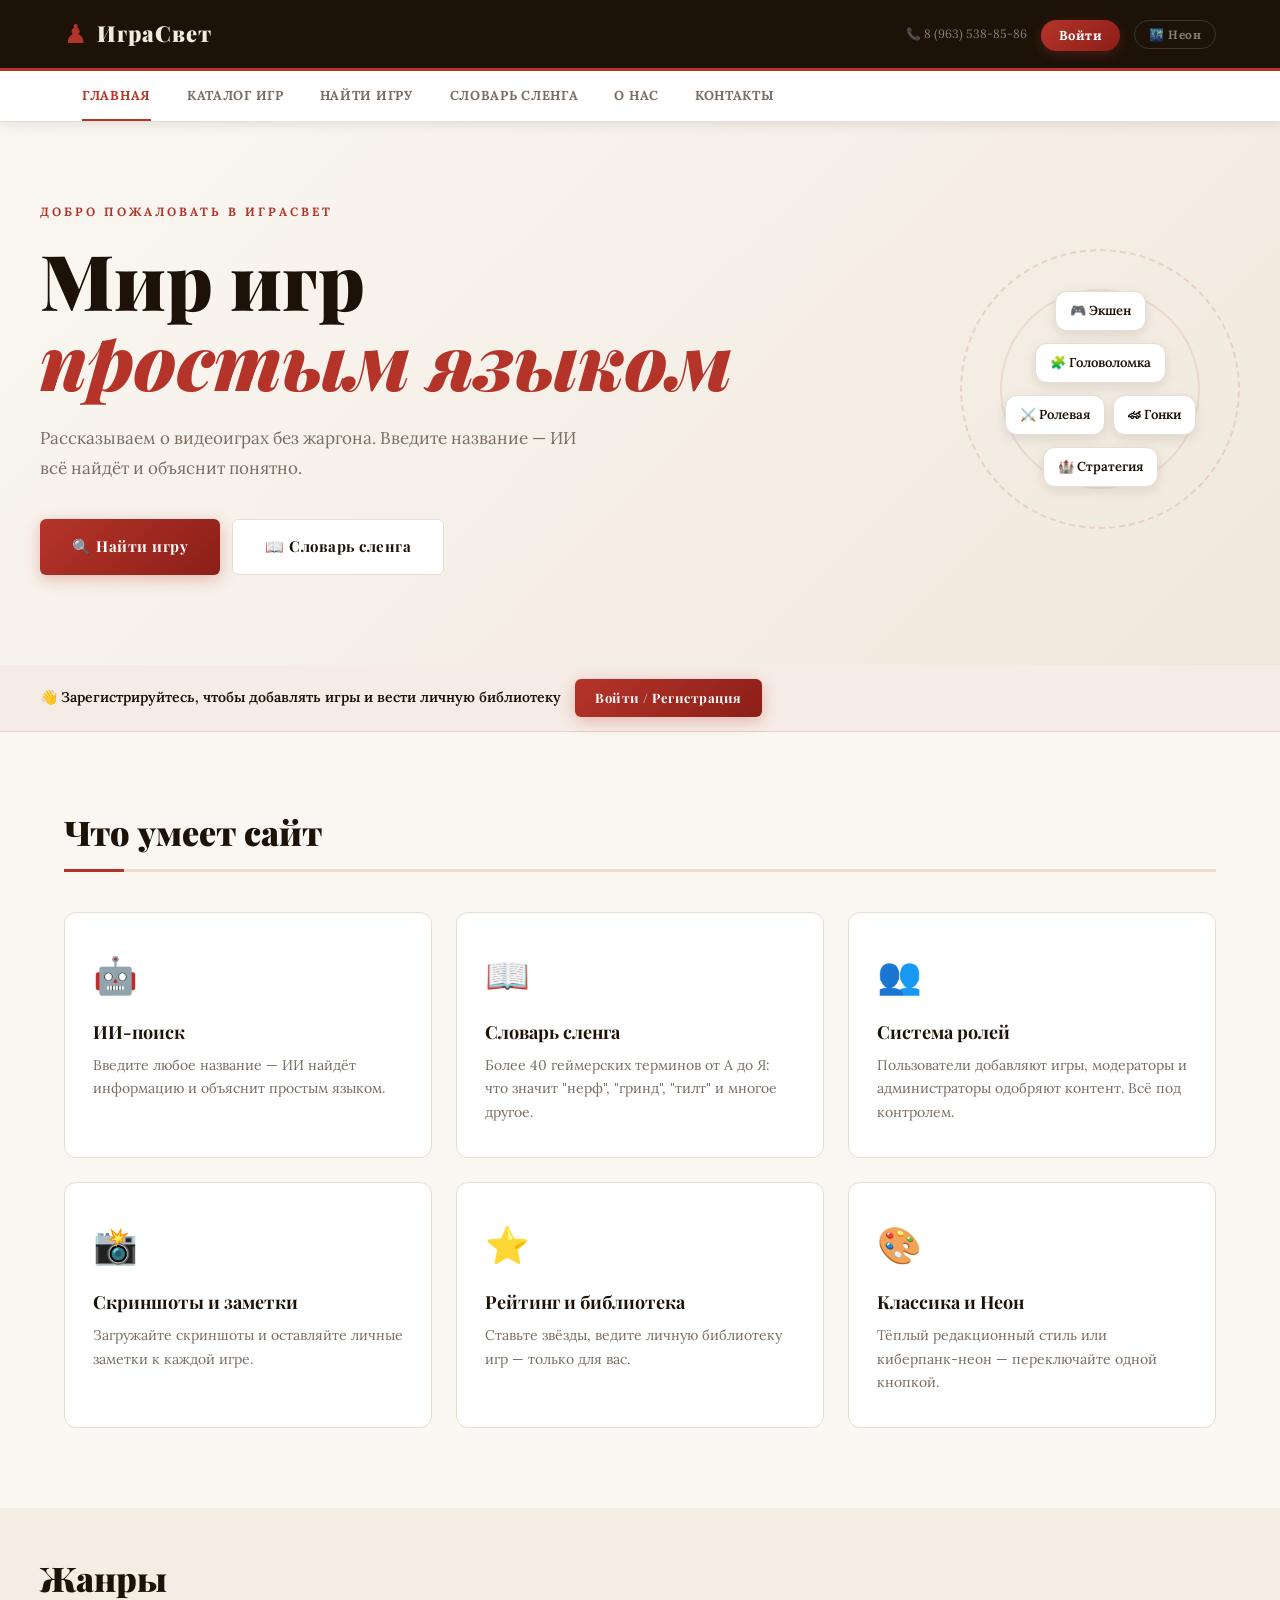
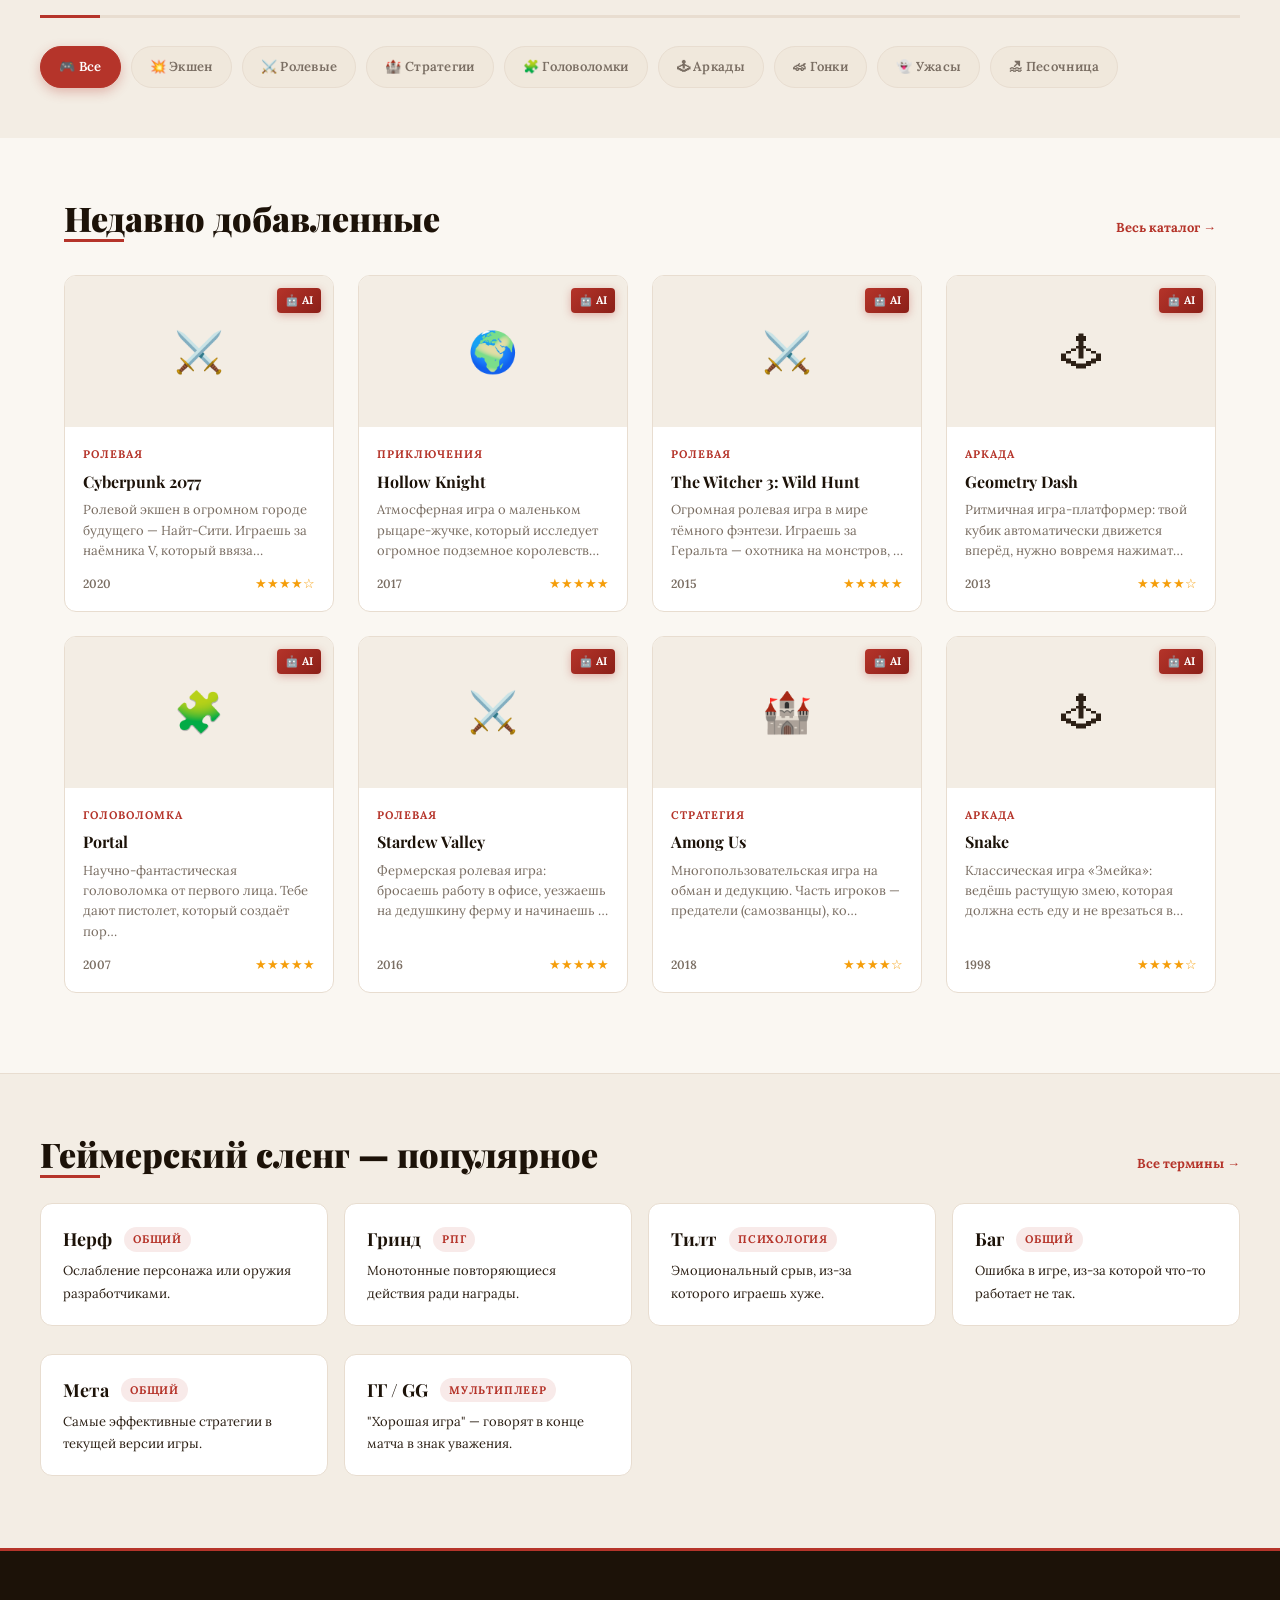
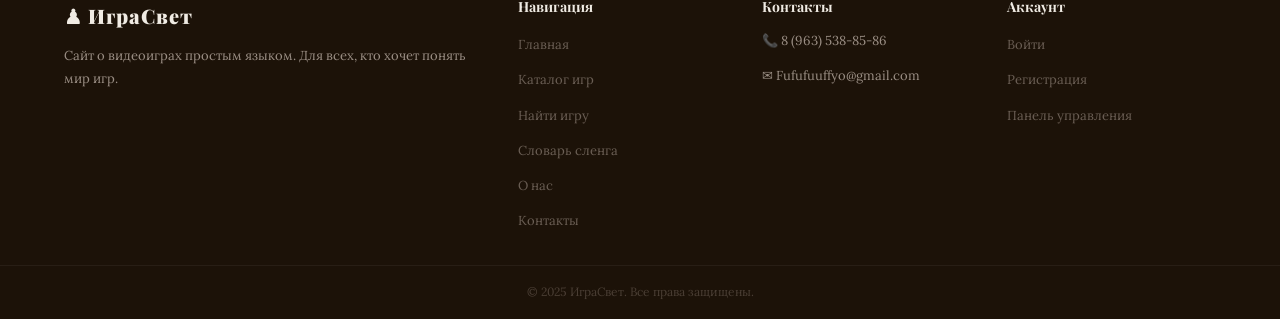
<file: index.html>
<!DOCTYPE html>
<html lang="ru">
<head>
<meta charset="UTF-8"/>
<meta name="viewport" content="width=device-width,initial-scale=1.0"/>
<title>ИграСвет — Игры простым языком</title>
<link rel="stylesheet" href="style.css"/>
<script>(function(){ document.documentElement.setAttribute('data-theme', localStorage.getItem('igrasvet_theme')||'classic'); })();</script>
</head>
<body>

<header class="site-header">
  <div class="header-inner">
    <a href="index.html" class="logo">
      <span class="logo-icon">♟</span>
      <span class="logo-text">ИграСвет</span>
    </a>
    <div class="header-right">
      <div class="header-contacts">
        <span>📞 8 (963) 538-85-86</span>
        
      </div>
      <div id="auth-nav-slot" style="position:relative;"></div>
      <button id="theme-btn" class="theme-btn" onclick="toggleTheme()">🌃 Неон</button>
    </div>
  </div>
</header>

<div id="nav-wrapper">
  <nav class="main-nav">
    <div class="nav-inner">
      <button class="nav-hamburger" onclick="toggleMobileNav()">☰</button>
    </div>
    <ul>
      <li><a href="index.html" class="active">Главная</a></li>
      <li><a href="games.html">Каталог игр</a></li>
      <li><a href="search.html">Найти игру</a></li>
      <li><a href="slang.html">Словарь сленга</a></li>
      <li><a href="about.html">О нас</a></li>
      <li><a href="contacts.html">Контакты</a></li>
    </ul>
  </nav>
</div>

<main>
  <!-- HERO -->
  <section class="hero">
    <div class="hero-inner">
      <div class="hero-content">
        <p class="hero-label">Добро пожаловать в ИграСвет</p>
        <h1>Мир игр<br/><em>простым языком</em></h1>
        <p class="hero-sub">Рассказываем о видеоиграх без жаргона. Введите название — ИИ всё найдёт и объяснит понятно.</p>
        <div style="display:flex;gap:12px;flex-wrap:wrap;">
          <a href="search.html" class="btn-main">🔍 Найти игру</a>
          <a href="slang.html" class="btn-main" style="background:var(--surface);color:var(--dark);border:1px solid var(--border);box-shadow:none;">📖 Словарь сленга</a>
        </div>
      </div>
      <div class="hero-deco">
        <div class="deco-circle c1"></div>
        <div class="deco-circle c2"></div>
        <div class="floating-cards">
          <div class="fcard">🎮 Экшен</div>
          <div class="fcard">🧩 Головоломка</div>
          <div class="fcard">⚔️ Ролевая</div>
          <div class="fcard">🏎 Гонки</div>
          <div class="fcard">🏰 Стратегия</div>
        </div>
      </div>
    </div>
  </section>

  <!-- БАННЕР ДЛЯ ГОСТЕЙ -->
  <div id="guest-banner" style="display:none;background:rgba(var(--accent-rgb),.06);border-bottom:1px solid rgba(var(--accent-rgb),.15);padding:14px 24px;">
    <div style="max-width:var(--max-w);margin:0 auto;display:flex;align-items:center;gap:14px;flex-wrap:wrap;">
      <span style="font-size:14px;font-weight:600;color:var(--dark);">👋 Зарегистрируйтесь, чтобы добавлять игры и вести личную библиотеку</span>
      <a href="auth.html" class="btn-main" style="padding:8px 20px;font-size:13px;">Войти / Регистрация</a>
    </div>
  </div>

  <!-- ВОЗМОЖНОСТИ -->
  <section class="features">
    <h2 class="section-title reveal">Что умеет сайт</h2>
    <div class="features-grid">
      <div class="feature-card reveal" style="transition-delay:.05s">
        <span class="feature-icon">🤖</span>
        <h3>ИИ-поиск</h3>
        <p>Введите любое название — ИИ найдёт информацию и объяснит простым языком.</p>
      </div>
      <div class="feature-card reveal" style="transition-delay:.10s">
        <span class="feature-icon">📖</span>
        <h3>Словарь сленга</h3>
        <p>Более 40 геймерских терминов от А до Я: что значит "нерф", "гринд", "тилт" и многое другое.</p>
      </div>
      <div class="feature-card reveal" style="transition-delay:.15s">
        <span class="feature-icon">👥</span>
        <h3>Система ролей</h3>
        <p>Пользователи добавляют игры, модераторы и администраторы одобряют контент. Всё под контролем.</p>
      </div>
      <div class="feature-card reveal" style="transition-delay:.20s">
        <span class="feature-icon">📸</span>
        <h3>Скриншоты и заметки</h3>
        <p>Загружайте скриншоты и оставляйте личные заметки к каждой игре.</p>
      </div>
      <div class="feature-card reveal" style="transition-delay:.25s">
        <span class="feature-icon">⭐</span>
        <h3>Рейтинг и библиотека</h3>
        <p>Ставьте звёзды, ведите личную библиотеку игр — только для вас.</p>
      </div>
      <div class="feature-card reveal" style="transition-delay:.30s">
        <span class="feature-icon">🎨</span>
        <h3>Классика и Неон</h3>
        <p>Тёплый редакционный стиль или киберпанк-неон — переключайте одной кнопкой.</p>
      </div>
    </div>
  </section>

  <!-- ЖАНРЫ -->
  <section class="genres-section">
    <h2 class="section-title reveal">Жанры</h2>
    <div class="genres-grid" id="genre-filter">
      <div class="genre-pill active" data-genre="">🎮 Все</div>
      <div class="genre-pill" data-genre="экшен">💥 Экшен</div>
      <div class="genre-pill" data-genre="ролевая">⚔️ Ролевые</div>
      <div class="genre-pill" data-genre="стратегия">🏰 Стратегии</div>
      <div class="genre-pill" data-genre="головоломка">🧩 Головоломки</div>
      <div class="genre-pill" data-genre="аркада">🕹 Аркады</div>
      <div class="genre-pill" data-genre="гонки">🏎 Гонки</div>
      <div class="genre-pill" data-genre="ужасы">👻 Ужасы</div>
      <div class="genre-pill" data-genre="песочница">🏖 Песочница</div>
    </div>
  </section>

  <!-- ИГРЫ -->
  <section style="max-width:var(--max-w);margin:0 auto;padding:60px 24px 80px;">
    <div style="display:flex;align-items:baseline;justify-content:space-between;flex-wrap:wrap;gap:12px;margin-bottom:36px;">
      <h2 class="section-title reveal" style="margin-bottom:0;border:none;padding:0;">Недавно добавленные</h2>
      <a href="games.html" style="font-size:13px;font-weight:700;color:var(--accent);">Весь каталог →</a>
    </div>
    <div id="recent-grid" class="games-grid"></div>
  </section>

  <!-- СЛОВАРЬ ПРЕВЬЮ -->
  <section style="background:var(--bg2);padding:60px 24px;border-top:1px solid var(--border);">
    <div style="max-width:var(--max-w);margin:0 auto;">
      <div style="display:flex;align-items:baseline;justify-content:space-between;flex-wrap:wrap;gap:12px;margin-bottom:28px;">
        <h2 class="section-title reveal" style="margin:0;border:none;padding:0;">Геймерский сленг — популярное</h2>
        <a href="slang.html" style="font-size:13px;font-weight:700;color:var(--accent);">Все термины →</a>
      </div>
      <div id="slang-preview" style="display:grid;grid-template-columns:repeat(auto-fill,minmax(280px,1fr));gap:16px;"></div>
    </div>
  </section>
</main>

<footer class="site-footer">
  <div class="footer-inner">
    <div class="footer-col">
      <div class="footer-logo">♟ ИграСвет</div>
      <p>Сайт о видеоиграх простым языком. Для всех, кто хочет понять мир игр.</p>
    </div>
    <div class="footer-col">
      <h4>Навигация</h4>
      <ul>
        <li><a href="index.html">Главная</a></li>
        <li><a href="games.html">Каталог игр</a></li>
        <li><a href="search.html">Найти игру</a></li>
        <li><a href="slang.html">Словарь сленга</a></li>
        <li><a href="about.html">О нас</a></li>
        <li><a href="contacts.html">Контакты</a></li>
      </ul>
    </div>
    <div class="footer-col">
      <h4>Контакты</h4>
      <p>📞 8 (963) 538-85-86</p>
      <p>✉ Fufufuuffyo@gmail.com</p>
    </div>
    <div class="footer-col">
      <h4>Аккаунт</h4>
      <ul>
        <li><a href="auth.html">Войти</a></li>
        <li><a href="auth.html">Регистрация</a></li>
        <li><a href="admin.html">Панель управления</a></li>
      </ul>
    </div>
  </div>
  <div class="footer-bottom"><p>© 2025 ИграСвет. Все права защищены.</p></div>
</footer>

<script src="db.js"></script>
<script src="shared.js"></script>
<script>
  updateThemeBtn();

  // Гостевой баннер
  if (!DB.isLoggedIn()) document.getElementById('guest-banner').style.display='block';

  // Жанры
  let activeGenre = '';
  document.querySelectorAll('.genre-pill').forEach(pill => {
    pill.addEventListener('click', () => {
      document.querySelectorAll('.genre-pill').forEach(p => p.classList.remove('active'));
      pill.classList.add('active');
      activeGenre = pill.dataset.genre;
      renderGrid();
    });
  });

  function renderGrid() {
    const games = DB.query({ genre: activeGenre, sort: 'new' }).filter(g=>g.status==='approved').slice(0,8);
    const grid  = document.getElementById('recent-grid');
    if (!games.length) {
      grid.innerHTML = `<div class="empty-state" style="grid-column:1/-1">
        <span class="empty-icon">🎮</span>
        <h3>${activeGenre?'Нет игр этого жанра':'База пока пуста'}</h3>
        <p><a href="search.html">Найти первую игру</a></p>
      </div>`;
      return;
    }
    grid.innerHTML = games.map(buildCard).join('');
  }

  function buildCard(g) {
    const thumb = (g.screenshots&&g.screenshots[0])
      ? `<img class="game-card-thumb" src="${esc(g.screenshots[0].dataUrl)}" loading="lazy"/>`
      : `<div class="game-card-thumb-ph">${getGenreIcon(g.genre)}</div>`;
    const stars = '★'.repeat(Math.round(g.rating||0))+'☆'.repeat(5-Math.round(g.rating||0));
    return `<div class="game-card" onclick="location.href='search.html?q=${encodeURIComponent(g.name)}'">
      ${g.autoAdded?'<div class="card-ai-badge">🤖 AI</div>':''}
      ${thumb}
      <div class="game-card-body">
        <div class="game-card-genre">${esc(g.genre||'Игра')}</div>
        <h3>${esc(g.name)}</h3>
        <p>${esc((g.summary||'').substring(0,90)+'…')}</p>
        <div class="game-card-footer">
          <span class="card-year">${esc(g.year||'')}</span>
          <span style="color:#f59e0b;font-size:13px;">${stars}</span>
        </div>
      </div>
    </div>`;
  }

  // Превью словаря (5 популярных)
  const PREVIEW_TERMS = ['Нерф','Гринд','Тилт','Баг','Мета'];
  const SLANG_MINI = [
    { term:'Нерф', definition:'Ослабление персонажа или оружия разработчиками.', category:'Общий' },
    { term:'Гринд', definition:'Монотонные повторяющиеся действия ради награды.', category:'РПГ' },
    { term:'Тилт', definition:'Эмоциональный срыв, из-за которого играешь хуже.', category:'Психология' },
    { term:'Баг', definition:'Ошибка в игре, из-за которой что-то работает не так.', category:'Общий' },
    { term:'Мета', definition:'Самые эффективные стратегии в текущей версии игры.', category:'Общий' },
    { term:'ГГ / GG', definition:'"Хорошая игра" — говорят в конце матча в знак уважения.', category:'Мультиплеер' },
  ];
  document.getElementById('slang-preview').innerHTML = SLANG_MINI.map(s=>`
    <a href="slang.html" style="text-decoration:none;">
    <div class="slang-card reveal" style="cursor:pointer;">
      <div class="slang-card-head">
        <div class="slang-term">${esc(s.term)}</div>
        <div class="slang-category">${esc(s.category)}</div>
      </div>
      <div class="slang-definition" style="font-size:13px;margin-top:6px;">${esc(s.definition)}</div>
    </div></a>`).join('');

  renderGrid();
</script>
</body>
</html>
</file>
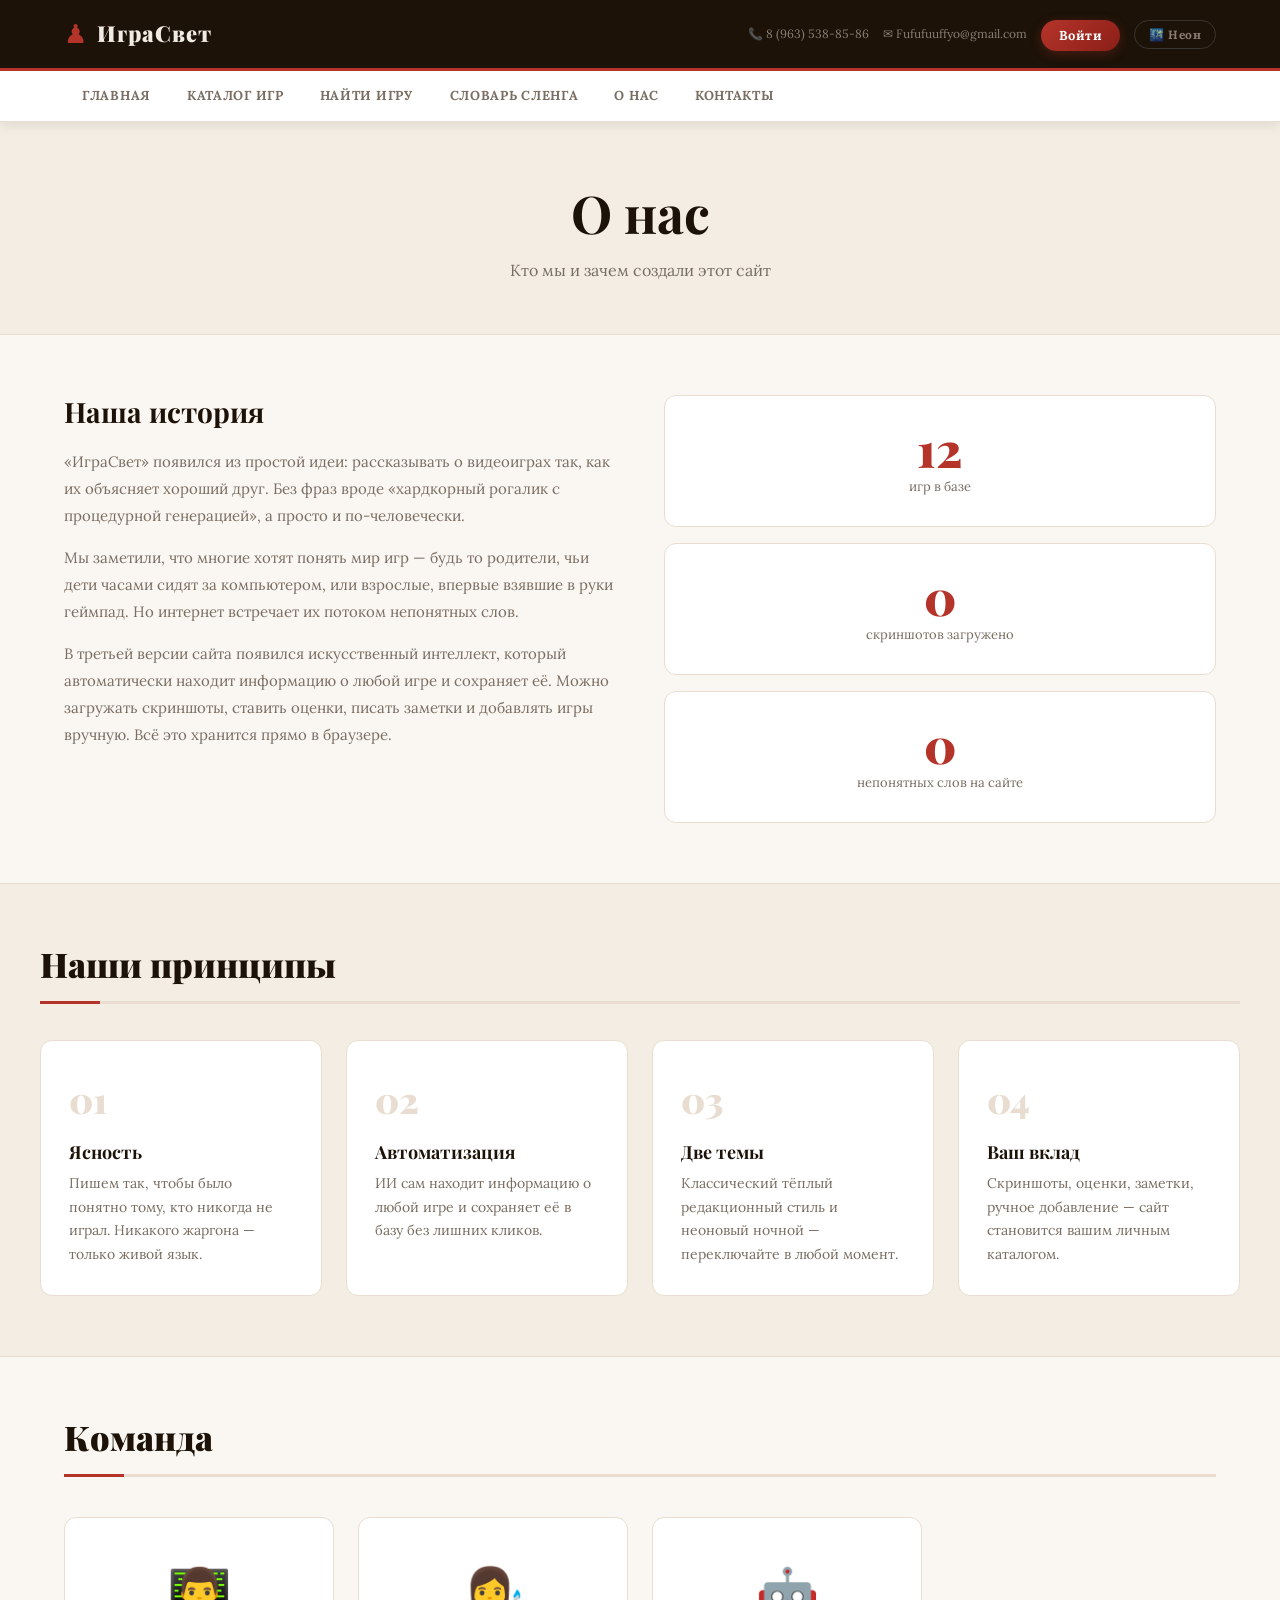
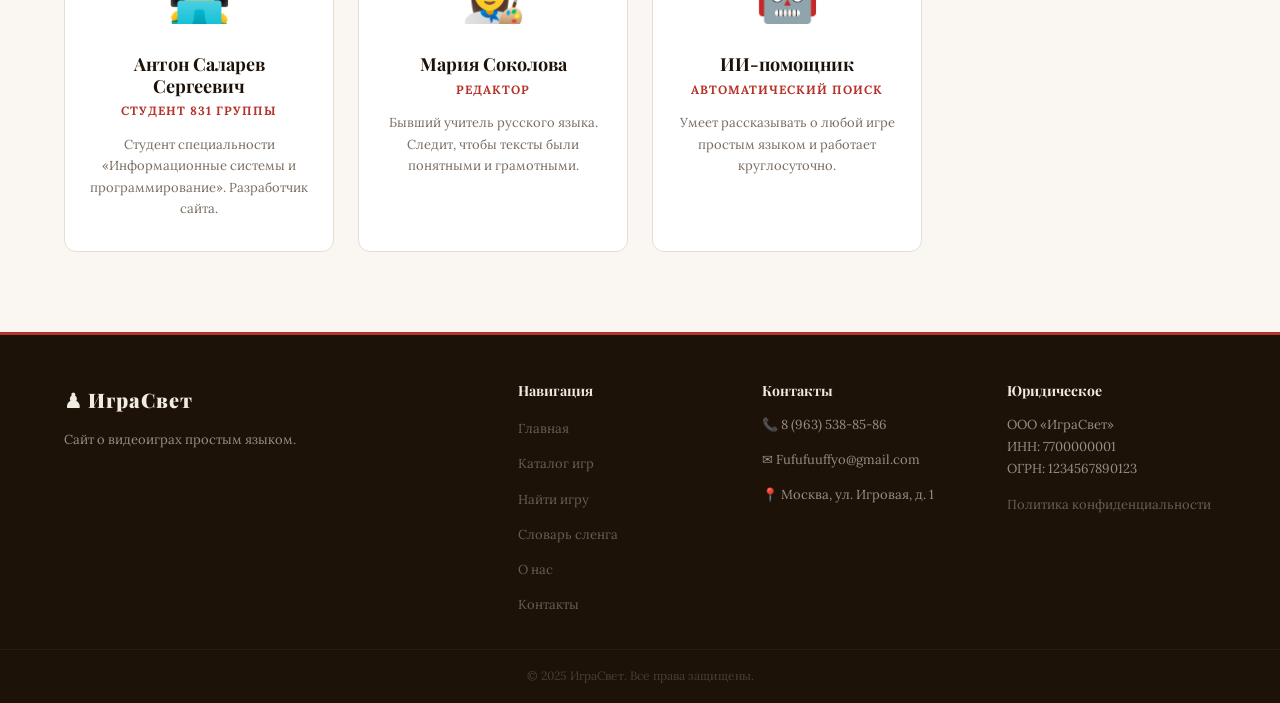
<file: about.html>
<!DOCTYPE html>
<html lang="ru">
<head>
<meta charset="UTF-8"/>
<meta name="viewport" content="width=device-width,initial-scale=1.0"/>
<title>ИграСвет — О нас</title>
<link rel="stylesheet" href="style.css"/>
<link href="https://fonts.googleapis.com/css2?family=Playfair+Display:ital,wght@0,700;0,900;1,700&family=Lora:ital,wght@0,400;0,600;1,400&family=Orbitron:wght@600;700;900&family=Space+Mono:ital,wght@0,400;0,700;1,400&display=swap" rel="stylesheet"/>
<script>(function(){ document.documentElement.setAttribute('data-theme', localStorage.getItem('igrasvet_theme')||'classic'); })();</script>
</head>
<body>

<header class="site-header">
  <div class="header-inner">
    <a href="index.html" class="logo"><span class="logo-icon">♟</span><span class="logo-text">ИграСвет</span></a>
    <div class="header-right">
      <div class="header-contacts">
        <span>📞 8 (963) 538-85-86</span>
        <span>✉ Fufufuuffyo@gmail.com</span>
        
      </div>
      <div id="auth-nav-slot" style="position:relative;"></div>
      <button id="theme-btn" class="theme-btn" onclick="toggleTheme()">🌃 Неон</button>
    </div>
  </div>
</header>

<div id="nav-wrapper">
<nav class="main-nav">
  <div class="nav-inner">
    <button class="nav-hamburger" onclick="toggleMobileNav()" aria-label="Меню">☰</button>
  </div>
  <ul>
      <li><a href="index.html">Главная</a></li>
      <li><a href="games.html">Каталог игр</a></li>
      <li><a href="search.html">Найти игру</a></li>
      <li><a href="slang.html">Словарь сленга</a></li>
      <li><a href="about.html">О нас</a></li>
      <li><a href="contacts.html">Контакты</a></li>
    </ul>
</nav>
</div>

<main>
  <section class="page-hero">
    <h1 class="reveal">О нас</h1>
    <p class="page-sub">Кто мы и зачем создали этот сайт</p>
  </section>

  <section class="about-content">
    <div class="about-grid">
      <div class="about-text">
        <h2>Наша история</h2>
        <p>«ИграСвет» появился из простой идеи: рассказывать о видеоиграх так, как их объясняет хороший друг. Без фраз вроде «хардкорный рогалик с процедурной генерацией», а просто и по-человечески.</p>
        <p>Мы заметили, что многие хотят понять мир игр — будь то родители, чьи дети часами сидят за компьютером, или взрослые, впервые взявшие в руки геймпад. Но интернет встречает их потоком непонятных слов.</p>
        <p>В третьей версии сайта появился искусственный интеллект, который автоматически находит информацию о любой игре и сохраняет её. Можно загружать скриншоты, ставить оценки, писать заметки и добавлять игры вручную. Всё это хранится прямо в браузере.</p>
      </div>
      <div class="about-visual">
        <div class="about-card"><div class="big-num" id="st-total">0</div><p>игр в базе</p></div>
        <div class="about-card"><div class="big-num" id="st-screens">0</div><p>скриншотов загружено</p></div>
        <div class="about-card"><div class="big-num">0</div><p>непонятных слов на сайте</p></div>
      </div>
    </div>
  </section>

  <section class="values-section">
    <h2 class="section-title">Наши принципы</h2>
    <div class="values-grid">
      <div class="value-item">
        <div class="value-num">01</div>
        <h3>Ясность</h3>
        <p>Пишем так, чтобы было понятно тому, кто никогда не играл. Никакого жаргона — только живой язык.</p>
      </div>
      <div class="value-item">
        <div class="value-num">02</div>
        <h3>Автоматизация</h3>
        <p>ИИ сам находит информацию о любой игре и сохраняет её в базу без лишних кликов.</p>
      </div>
      <div class="value-item">
        <div class="value-num">03</div>
        <h3>Две темы</h3>
        <p>Классический тёплый редакционный стиль и неоновый ночной — переключайте в любой момент.</p>
      </div>
      <div class="value-item">
        <div class="value-num">04</div>
        <h3>Ваш вклад</h3>
        <p>Скриншоты, оценки, заметки, ручное добавление — сайт становится вашим личным каталогом.</p>
      </div>
    </div>
  </section>

  <section class="team-section">
    <h2 class="section-title">Команда</h2>
    <div class="team-grid">
      <div class="team-card"><span class="team-avatar">👨‍💻</span><h3>Антон Саларев Сергеевич</h3><span class="team-role">Студент 831 группы</span><p>Студент специальности «Информационные системы и программирование». Разработчик сайта.</p></div>
      <div class="team-card"><span class="team-avatar">👩‍🎨</span><h3>Мария Соколова</h3><span class="team-role">Редактор</span><p>Бывший учитель русского языка. Следит, чтобы тексты были понятными и грамотными.</p></div>
      <div class="team-card"><span class="team-avatar">🤖</span><h3>ИИ-помощник</h3><span class="team-role">Автоматический поиск</span><p>Умеет рассказывать о любой игре простым языком и работает круглосуточно.</p></div>
    </div>
  </section>
</main>

<footer class="site-footer">
  <div class="footer-inner">
    <div class="footer-col"><div class="footer-logo">♟ ИграСвет</div><p>Сайт о видеоиграх простым языком.</p></div>
    <div class="footer-col">
      <h4>Навигация</h4>
      <ul>
      <li><a href="index.html">Главная</a></li>
      <li><a href="games.html">Каталог игр</a></li>
      <li><a href="search.html">Найти игру</a></li>
      <li><a href="slang.html">Словарь сленга</a></li>
      <li><a href="about.html">О нас</a></li>
      <li><a href="contacts.html">Контакты</a></li>
    </ul>
    </div>
    <div class="footer-col"><h4>Контакты</h4><p>📞 8 (963) 538-85-86</p><p>✉ Fufufuuffyo@gmail.com</p><p>📍 Москва, ул. Игровая, д. 1</p></div>
    <div class="footer-col"><h4>Юридическое</h4><p>ООО «ИграСвет»<br/>ИНН: 7700000001<br/>ОГРН: 1234567890123</p><p><a href="#">Политика конфиденциальности</a></p></div>
  </div>
  <div class="footer-bottom"><p>© 2025 ИграСвет. Все права защищены.</p></div>
</footer>

<script src="db.js"></script>
<script src="shared.js"></script>
<script>
  updateThemeBtn();
  const stats = DB.getStats();
  el('st-total').textContent   = stats.total;
  el('st-screens').textContent = stats.screens;
</script>
</body>
</html>
</file>
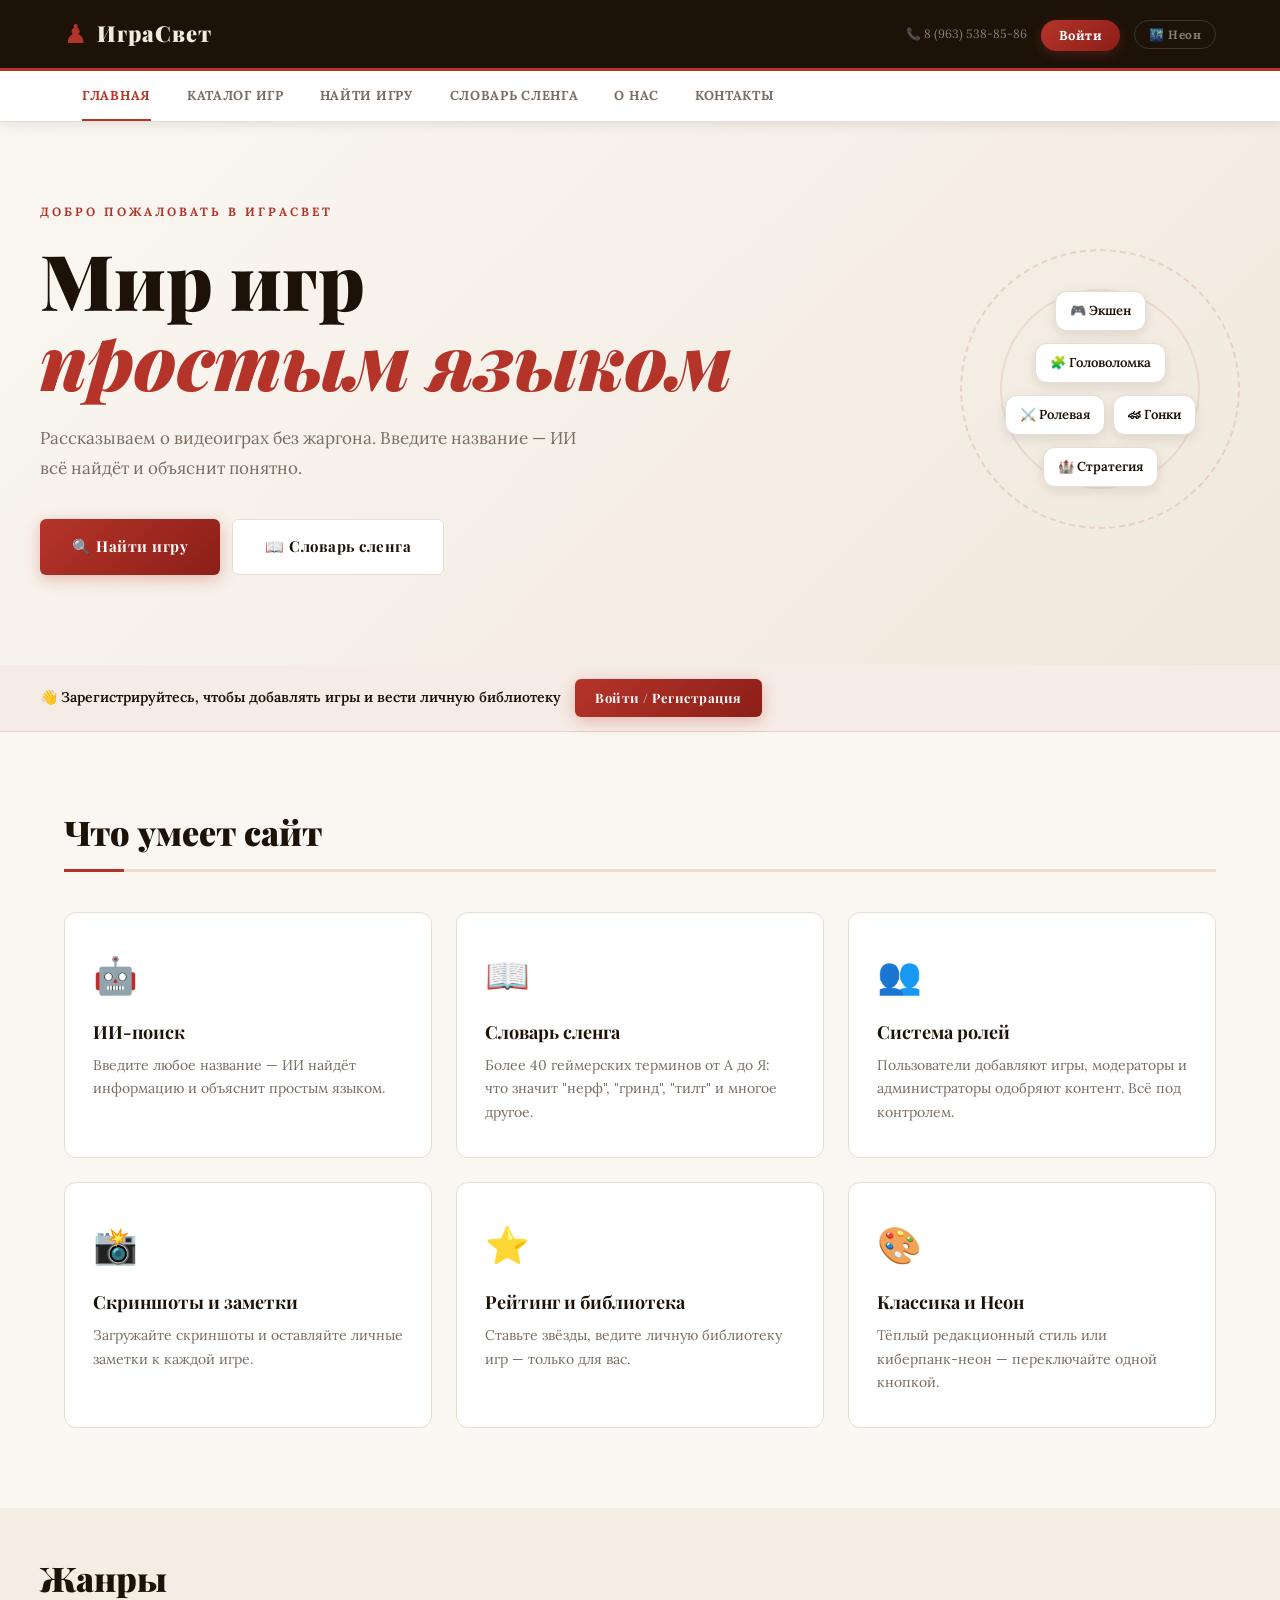
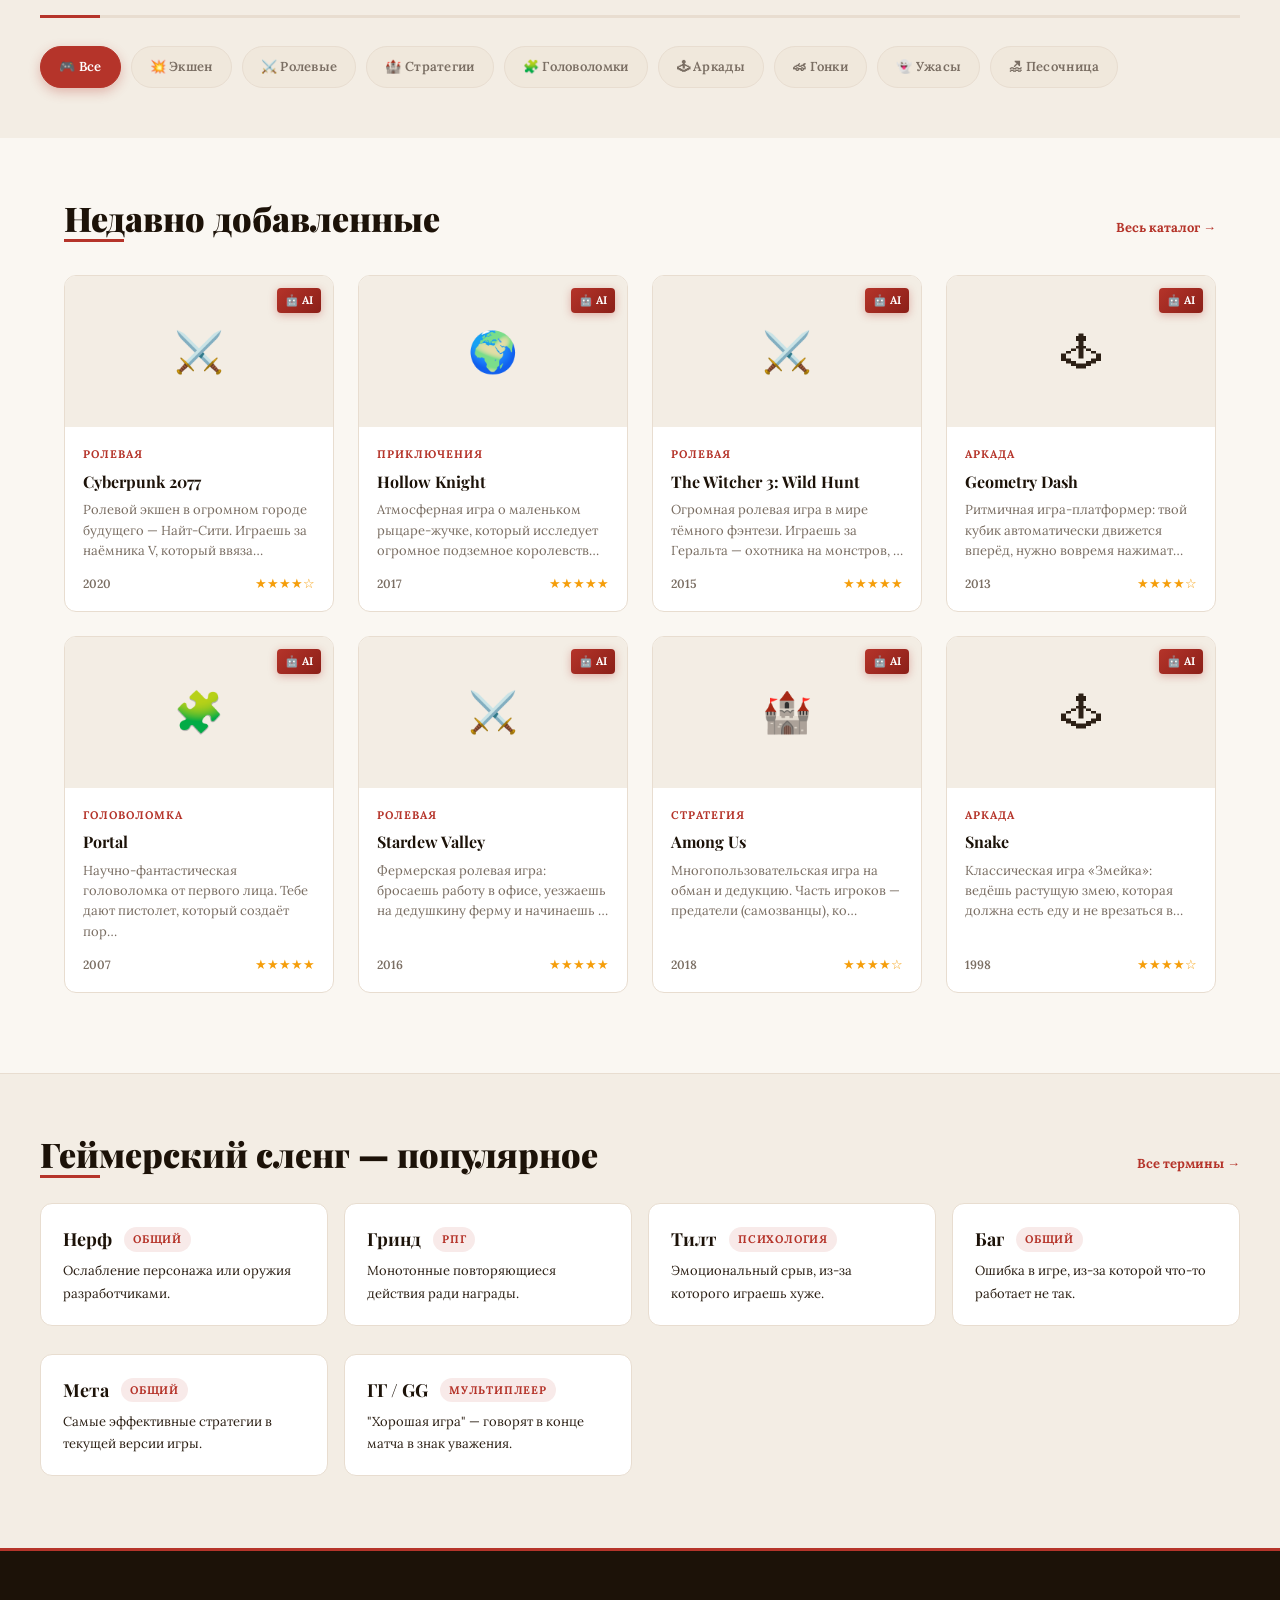
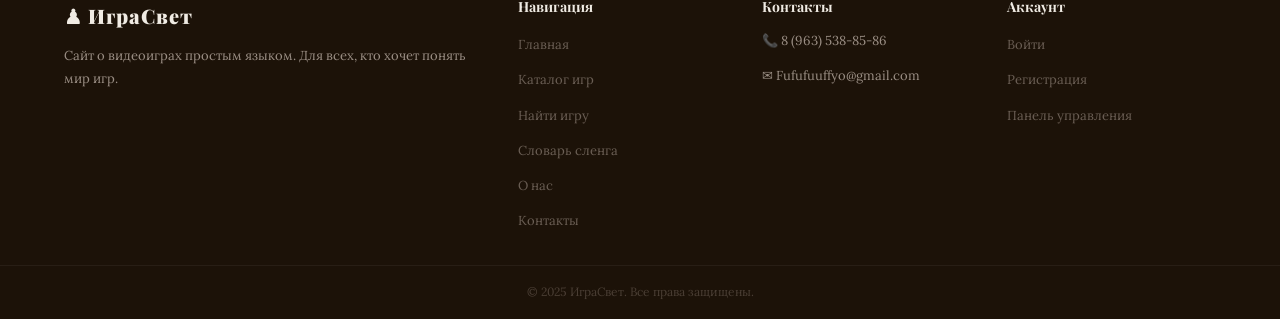
<file: admin.html>
<!DOCTYPE html>
<html lang="ru">
<head>
<meta charset="UTF-8"/>
<meta name="viewport" content="width=device-width,initial-scale=1.0"/>
<title>Панель управления — ИграСвет</title>
<link rel="stylesheet" href="style.css"/>
<script>(function(){ document.documentElement.setAttribute('data-theme', localStorage.getItem('igrasvet_theme')||'classic'); })();</script>
</head>
<body>

<header class="site-header">
  <div class="header-inner">
    <a href="index.html" class="logo">
      <span class="logo-icon">♟</span>
      <span class="logo-text">ИграСвет</span>
    </a>
    <div class="header-right">
      <div id="auth-nav-slot"></div>
      <button id="theme-btn" class="theme-btn" onclick="toggleTheme()">🌃 Неон</button>
    </div>
  </div>
</header>

<div id="nav-wrapper">
  <nav class="main-nav">
    <div class="nav-inner">
      <button class="nav-hamburger" onclick="toggleMobileNav()">☰</button>
    </div>
    <ul>
      <li><a href="index.html">Главная</a></li>
      <li><a href="games.html">Каталог игр</a></li>
      <li><a href="search.html">Найти игру</a></li>
      <li><a href="slang.html">Словарь сленга</a></li>
      <li><a href="about.html">О нас</a></li>
      <li><a href="contacts.html">Контакты</a></li>
      <li><a href="admin.html" class="active">⚙ Панель</a></li>
    </ul>
  </nav>
</div>

<div style="max-width:var(--max-w);margin:0 auto;padding:28px 24px 0;">
  <h1 style="font-family:var(--font-h);font-size:28px;font-weight:900;color:var(--dark);margin-bottom:4px;">⚙ Панель управления</h1>
  <p style="color:var(--muted);font-size:14px;" id="admin-role-line"></p>
</div>

<div class="admin-layout" style="padding:24px;">

  <!-- SIDEBAR -->
  <aside class="admin-sidebar">
    <div class="admin-sidebar-title">Разделы</div>
    <button class="admin-nav-link active" onclick="showSection('overview')">📊 Обзор</button>
    <button class="admin-nav-link" onclick="showSection('pending')" id="nav-pending">
      ⏳ Очередь одобрения <span class="admin-badge" id="pending-badge" style="display:none">0</span>
    </button>
    <button class="admin-nav-link" onclick="showSection('games')" id="nav-games">🎮 Все игры</button>
    <button class="admin-nav-link" onclick="showSection('users')" id="nav-users">👥 Пользователи</button>
    <button class="admin-nav-link" onclick="showSection('messages')" id="nav-messages">✉ Сообщения</button>
  </aside>

  <!-- MAIN -->
  <div class="admin-main">

    <!-- OVERVIEW -->
    <div class="admin-section active" id="sec-overview">
      <div class="admin-section-title">Обзор</div>
      <div class="admin-stats" id="stats-grid"></div>

      <h3 style="font-size:17px;margin-bottom:16px;color:var(--dark);">Последние добавленные игры</h3>
      <div id="recent-games-list"></div>
    </div>

    <!-- PENDING -->
    <div class="admin-section" id="sec-pending">
      <div class="admin-section-title">⏳ Ожидают одобрения</div>
      <div id="pending-list"></div>
    </div>

    <!-- GAMES -->
    <div class="admin-section" id="sec-games">
      <div class="admin-section-title">🎮 Все игры в базе</div>
      <div style="display:flex;gap:10px;margin-bottom:20px;flex-wrap:wrap;">
        <input class="catalog-search" id="admin-game-search" placeholder="Поиск по названию…" oninput="renderAdminGames()"/>
        <select class="catalog-select" id="admin-game-filter" onchange="renderAdminGames()">
          <option value="">Все статусы</option>
          <option value="approved">Одобренные</option>
          <option value="pending">На проверке</option>
          <option value="personal">Личные</option>
        </select>
      </div>
      <div id="admin-games-list"></div>
    </div>

    <!-- USERS -->
    <div class="admin-section" id="sec-users">
      <div class="admin-section-title">👥 Пользователи</div>
      <p style="font-size:13px;color:var(--muted);margin-bottom:20px;">
        Вы можете выдавать роли, не превышающие вашу собственную.
      </p>
      <div style="overflow-x:auto;">
        <table class="users-table" id="users-table"></table>
      </div>
    </div>

    <!-- MESSAGES -->
    <div class="admin-section" id="sec-messages">
      <div class="admin-section-title">✉ Входящие сообщения</div>
      <div id="messages-list"></div>
    </div>

  </div>
</div>

<!-- ROLE MODAL -->
<div class="modal-overlay" id="role-modal">
  <div class="modal">
    <div class="modal-header">
      <h2>Изменить роль</h2>
      <button class="modal-close" onclick="closeRoleModal()">✕</button>
    </div>
    <div class="modal-body">
      <p id="role-modal-user" style="font-size:14px;color:var(--muted);margin-bottom:16px;"></p>
      <div class="form-group">
        <label>Новая роль</label>
        <select id="role-select">
          <option value="user">👤 Пользователь</option>
          <option value="moderator">⚡ Модератор</option>
          <option value="admin">🛡 Администратор</option>
        </select>
      </div>
      <div class="modal-actions">
        <button class="btn-main" onclick="applyRole()">Сохранить</button>
        <button class="btn-reject" onclick="closeRoleModal()">Отмена</button>
      </div>
    </div>
  </div>
</div>

<footer class="site-footer">
  <div class="footer-bottom"><p>© 2025 ИграСвет. Все права защищены.</p></div>
</footer>

<script src="db.js"></script>
<script src="shared.js"></script>
<script>
  updateThemeBtn();

  // Доступ только модераторам+
  document.addEventListener('DOMContentLoaded', () => {
    if (!DB.isModerator()) { alert('Нет доступа.'); location.href='index.html'; return; }
    const me = DB.currentUser();
    document.getElementById('admin-role-line').textContent =
      `Вы вошли как: ${me.displayName} · ${DB.roleLabel(me.role)}`;

    // Скрыть вкладку Users для модераторов
    if (!DB.isAdmin()) {
      document.getElementById('nav-users').style.display = 'none';
    }
    renderAll();
  });

  function renderAll() {
    renderStats();
    renderPending();
    renderAdminGames();
    renderUsers();
    renderMessages();
    renderRecentGames();
  }

  // ── СЕКЦИИ ──
  function showSection(id) {
    document.querySelectorAll('.admin-section').forEach(s => s.classList.remove('active'));
    document.querySelectorAll('.admin-nav-link').forEach(l => l.classList.remove('active'));
    document.getElementById('sec-'+id).classList.add('active');
    document.getElementById('nav-'+id)?.classList.add('active');
    document.querySelector(`.admin-nav-link[onclick="showSection('${id}')"]`)?.classList.add('active');
    if (id === 'overview') document.querySelector(".admin-nav-link[onclick=\"showSection('overview')\"]").classList.add('active');
  }

  // ── СТАТИСТИКА ──
  function renderStats() {
    const s = DB.getStats();
    const pending = DB.getPendingGames().length;
    const badge = document.getElementById('pending-badge');
    if (pending > 0) { badge.style.display='inline'; badge.textContent=pending; }
    else badge.style.display='none';

    document.getElementById('stats-grid').innerHTML = [
      { num: s.total,   lbl: 'Одобрено игр' },
      { num: pending,   lbl: 'На проверке' },
      { num: s.users,   lbl: 'Пользователей' },
      { num: s.genres,  lbl: 'Жанров' },
      { num: s.rated,   lbl: 'Оценено' },
      { num: s.screens, lbl: 'Скриншотов' },
    ].map(item => `
      <div class="admin-stat">
        <div class="num">${item.num}</div>
        <div class="lbl">${item.lbl}</div>
      </div>`).join('');
  }

  // ── ОЧЕРЕДЬ ОДОБРЕНИЯ ──
  function renderPending() {
    const games = DB.getPendingGames();
    const list  = document.getElementById('pending-list');
    if (!games.length) {
      list.innerHTML = `<div class="empty-state"><span class="empty-icon">✅</span><h3>Очередь пуста</h3><p>Нет игр, ожидающих одобрения.</p></div>`;
      return;
    }
    list.innerHTML = games.map(g => `
      <div class="pending-card" id="pending-${g.id}">
        <div class="pending-info">
          <h3>${esc(g.name)}</h3>
          <div class="pending-meta">
            ${esc(g.genre||'Без жанра')} · ${esc(g.year||'')} · Добавил: <b>${esc(g.addedBy)}</b>
          </div>
          <div class="pending-summary">${esc((g.summary||'').substring(0,140))}…</div>
        </div>
        <div class="pending-actions">
          <button class="btn-approve" onclick="doApprove('${g.id}')">✅ Одобрить</button>
          <button class="btn-reject"  onclick="doReject('${g.id}')">✕ Отклонить</button>
        </div>
      </div>`).join('');
  }

  function doApprove(id) {
    DB.approveGame(id);
    toast('Игра одобрена и опубликована!', 'success');
    renderAll();
  }
  function doReject(id) {
    if (!confirm('Удалить игру из базы?')) return;
    DB.rejectGame(id);
    toast('Игра отклонена.', 'warn');
    renderAll();
  }

  // ── ВСЕ ИГРЫ ──
  function renderAdminGames() {
    const q      = document.getElementById('admin-game-search')?.value.toLowerCase()||'';
    const filter = document.getElementById('admin-game-filter')?.value||'';
    let   games  = DB.getAllGames();
    if (q)      games = games.filter(g => g.name.toLowerCase().includes(q));
    if (filter) games = games.filter(g => g.status === filter);
    games.sort((a,b) => (b.addedAt||0)-(a.addedAt||0));

    const list = document.getElementById('admin-games-list');
    if (!games.length) {
      list.innerHTML = `<div class="empty-state"><span class="empty-icon">🎮</span><h3>Ничего не найдено</h3></div>`;
      return;
    }
    list.innerHTML = `<div style="background:var(--surface);border:1px solid var(--border);border-radius:var(--r-lg);overflow:hidden;">
      ${games.map(g => `
        <div class="manage-game-row">
          <div class="mgr-icon">${getGenreIcon(g.genre)}</div>
          <div class="mgr-info">
            <strong>${esc(g.name)}</strong>
            <div class="mgr-meta">${esc(g.genre||'')} · ${esc(g.year||'')} · Добавил: ${esc(g.addedBy||'—')}</div>
          </div>
          <span class="status-badge status-${g.status}">${statusLabel(g.status)}</span>
          <div style="display:flex;gap:6px;margin-left:auto;flex-shrink:0;">
            ${g.status==='pending'?`<button class="btn-approve" style="padding:6px 12px;font-size:12px;" onclick="doApprove('${g.id}')">✅</button>`:''}
            <button class="btn-reject" style="padding:6px 12px;font-size:12px;" onclick="doDeleteGame('${g.id}')">🗑</button>
          </div>
        </div>`).join('')}
    </div>`;
  }

  function doDeleteGame(id) {
    if (!confirm('Удалить игру из базы?')) return;
    DB.removeGame(id);
    toast('Игра удалена.', 'warn');
    renderAdminGames();
    renderStats();
  }

  function statusLabel(s) {
    return { approved:'✅ Одобрено', pending:'⏳ На проверке', personal:'📚 Личная' }[s] || s;
  }

  // ── НЕДАВНИЕ ──
  function renderRecentGames() {
    const games = DB.getAllGames().sort((a,b)=>(b.addedAt||0)-(a.addedAt||0)).slice(0,5);
    const list  = document.getElementById('recent-games-list');
    if (!games.length) { list.innerHTML='<p style="color:var(--muted);font-size:14px;">Нет игр.</p>'; return; }
    list.innerHTML = `<div style="background:var(--surface);border:1px solid var(--border);border-radius:var(--r-lg);overflow:hidden;">
      ${games.map(g=>`
        <div class="manage-game-row">
          <div class="mgr-icon">${getGenreIcon(g.genre)}</div>
          <div class="mgr-info">
            <strong>${esc(g.name)}</strong>
            <div class="mgr-meta">${esc(g.genre||'')} · Добавил: ${esc(g.addedBy||'—')} · ${new Date(g.addedAt).toLocaleDateString('ru')}</div>
          </div>
          <span class="status-badge status-${g.status}">${statusLabel(g.status)}</span>
        </div>`).join('')}
    </div>`;
  }

  // ── ПОЛЬЗОВАТЕЛИ ──
  let roleTargetId = null;

  function renderUsers() {
    if (!DB.isAdmin()) return;
    const me    = DB.currentUser();
    const users = DB.getAllUsers().sort((a,b) => DB.ROLE_ORDER[b.role]-DB.ROLE_ORDER[a.role]);
    const table = document.getElementById('users-table');
    table.innerHTML = `
      <thead>
        <tr>
          <th>Пользователь</th>
          <th>Роль</th>
          <th>Дата регистрации</th>
          <th>Выдал</th>
          <th>Действия</th>
        </tr>
      </thead>
      <tbody>
        ${users.map(u => {
          const canEdit = DB.ROLE_ORDER[u.role] < DB.ROLE_ORDER[me.role] && u.id !== me.id;
          const grantedBy = u.grantedBy ? (DB.getUserById(u.grantedBy)?.displayName||'—') : '—';
          return `
          <tr>
            <td>
              <div style="display:flex;align-items:center;gap:8px;">
                <div style="width:30px;height:30px;border-radius:50%;background:var(--accent-grad);display:flex;align-items:center;justify-content:center;color:#fff;font-weight:700;font-size:13px;flex-shrink:0;">${u.displayName[0].toUpperCase()}</div>
                <div>
                  <div style="font-weight:700;font-size:14px;color:var(--dark);">${esc(u.displayName)}</div>
                  <div style="font-size:11px;color:var(--muted);">@${esc(u.username)}</div>
                </div>
              </div>
            </td>
            <td><span class="role-badge role-${u.role}">${DB.roleLabel(u.role)}</span></td>
            <td style="font-size:13px;color:var(--muted);">${new Date(u.createdAt).toLocaleDateString('ru')}</td>
            <td style="font-size:13px;color:var(--muted);">${grantedBy}</td>
            <td>
              ${canEdit ? `
              <div class="users-actions">
                <button class="btn-role-set" onclick="openRoleModal('${u.id}','${esc(u.displayName)}','${u.role}')">⚡ Роль</button>
                <button class="btn-delete-user" onclick="doDeleteUser('${u.id}')">🗑</button>
              </div>` : `<span style="font-size:12px;color:var(--muted);">${u.id===me.id?'Это вы':'Нельзя изменить'}</span>`}
            </td>
          </tr>`;
        }).join('')}
      </tbody>`;
  }

  function openRoleModal(uid, name, curRole) {
    roleTargetId = uid;
    document.getElementById('role-modal-user').textContent = `Пользователь: ${name} · Текущая роль: ${DB.roleLabel(curRole)}`;
    const sel = document.getElementById('role-select');
    sel.value = curRole;
    // Скрыть роли выше своей
    const me = DB.currentUser();
    Array.from(sel.options).forEach(opt => {
      opt.hidden = DB.ROLE_ORDER[opt.value] >= DB.ROLE_ORDER[me.role];
    });
    document.getElementById('role-modal').classList.add('open');
  }
  function closeRoleModal() {
    document.getElementById('role-modal').classList.remove('open');
    roleTargetId = null;
  }
  function applyRole() {
    if (!roleTargetId) return;
    const newRole = document.getElementById('role-select').value;
    const res = DB.setRole(roleTargetId, newRole);
    if (!res.ok) { toast(res.error, 'error'); return; }
    toast('Роль успешно изменена!', 'success');
    closeRoleModal();
    renderUsers();
  }
  function doDeleteUser(uid) {
    if (!confirm('Удалить пользователя? Это действие необратимо.')) return;
    if (DB.deleteUser(uid)) { toast('Пользователь удалён.', 'warn'); renderUsers(); renderStats(); }
    else toast('Ошибка: нельзя удалить этого пользователя.', 'error');
  }

  // ── СООБЩЕНИЯ ──
  function renderMessages() {
    const msgs = DB.getMessages().reverse();
    const list = document.getElementById('messages-list');
    if (!msgs.length) {
      list.innerHTML = `<div class="empty-state"><span class="empty-icon">✉</span><h3>Нет сообщений</h3></div>`;
      return;
    }
    list.innerHTML = msgs.map(m => `
      <div class="msg-card">
        <div class="msg-header">
          <strong>${esc(m.name||'Аноним')}</strong>
          <span>${esc(m.email||'')}</span>
          <span class="msg-date">${new Date(m.createdAt).toLocaleString('ru')}</span>
        </div>
        ${m.subject?`<div class="msg-subject">Тема: ${esc(m.subject)}</div>`:''}
        <p>${esc(m.message||'')}</p>
      </div>`).join('');
  }
</script>
</body>
</html>
</file>
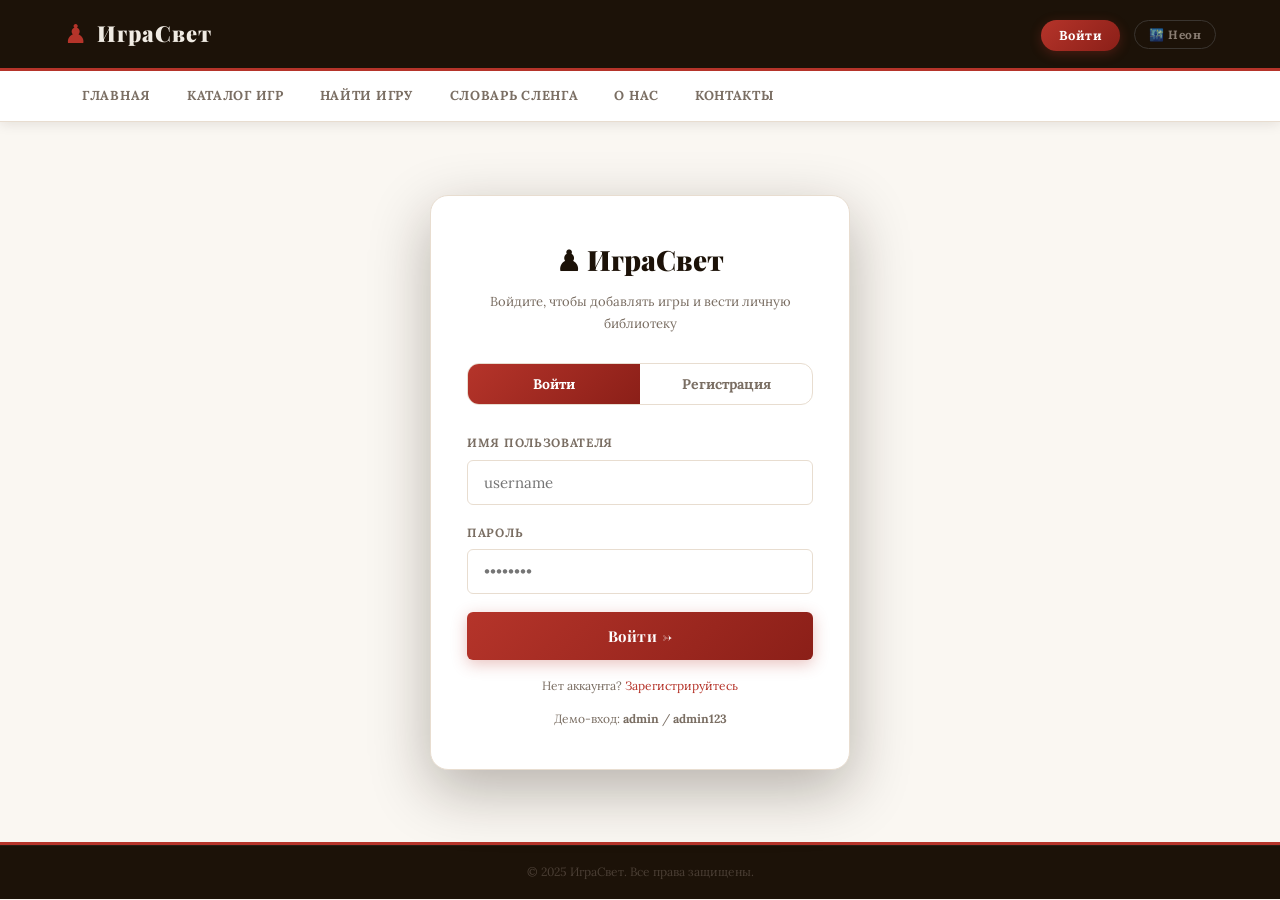
<file: auth.html>
<!DOCTYPE html>
<html lang="ru">
<head>
<meta charset="UTF-8"/>
<meta name="viewport" content="width=device-width,initial-scale=1.0"/>
<title>Войти — ИграСвет</title>
<link rel="stylesheet" href="style.css"/>
<script>(function(){ document.documentElement.setAttribute('data-theme', localStorage.getItem('igrasvet_theme')||'classic'); })();</script>
</head>
<body>

<header class="site-header">
  <div class="header-inner">
    <a href="index.html" class="logo">
      <span class="logo-icon">♟</span>
      <span class="logo-text">ИграСвет</span>
    </a>
    <div class="header-right">
      <div id="auth-nav-slot"></div>
      <button id="theme-btn" class="theme-btn" onclick="toggleTheme()">🌃 Неон</button>
    </div>
  </div>
</header>

<div id="nav-wrapper">
  <nav class="main-nav">
    <div class="nav-inner">
      <button class="nav-hamburger" onclick="toggleMobileNav()">☰</button>
    </div>
    <ul>
      <li><a href="index.html">Главная</a></li>
      <li><a href="games.html">Каталог игр</a></li>
      <li><a href="search.html">Найти игру</a></li>
      <li><a href="slang.html">Словарь сленга</a></li>
      <li><a href="about.html">О нас</a></li>
      <li><a href="contacts.html">Контакты</a></li>
    </ul>
  </nav>
</div>

<main class="auth-page">
  <div class="auth-card reveal">
    <div class="auth-logo">♟ ИграСвет</div>
    <p class="auth-sub" id="auth-sub">Войдите, чтобы добавлять игры и вести личную библиотеку</p>

    <div class="auth-tabs">
      <button class="auth-tab active" onclick="switchTab('login')">Войти</button>
      <button class="auth-tab" onclick="switchTab('register')">Регистрация</button>
    </div>

    <div id="auth-error" class="auth-error"></div>

    <!-- LOGIN -->
    <div id="tab-login">
      <div class="form-group">
        <label>Имя пользователя</label>
        <input type="text" id="login-username" placeholder="username" autocomplete="username"/>
      </div>
      <div class="form-group">
        <label>Пароль</label>
        <input type="password" id="login-password" placeholder="••••••••" autocomplete="current-password"/>
      </div>
      <button class="btn-main" style="width:100%;justify-content:center;" onclick="doLogin()">Войти →</button>
      <p class="auth-hint">Нет аккаунта? <a href="#" onclick="switchTab('register');return false">Зарегистрируйтесь</a></p>
      <p class="auth-hint" style="margin-top:8px;">Демо-вход: <b>admin</b> / <b>admin123</b></p>
    </div>

    <!-- REGISTER -->
    <div id="tab-register" style="display:none">
      <div class="form-group">
        <label>Имя пользователя <span style="color:var(--muted);font-size:11px;">(мин. 3 символа)</span></label>
        <input type="text" id="reg-username" placeholder="username" autocomplete="username"/>
      </div>
      <div class="form-group">
        <label>Отображаемое имя</label>
        <input type="text" id="reg-display" placeholder="Ваш никнейм"/>
      </div>
      <div class="form-group">
        <label>Электронная почта <span style="color:var(--muted);font-size:11px;">(будет подставляться в форму контактов)</span></label>
        <input type="email" id="reg-email" placeholder="ivan@example.ru" autocomplete="email"/>
      </div>
      <div class="form-group">
        <label>Пароль <span style="color:var(--muted);font-size:11px;">(мин. 4 символа)</span></label>
        <input type="password" id="reg-password" placeholder="••••••••" autocomplete="new-password"/>
      </div>
      <div class="form-group">
        <label>Подтверждение пароля</label>
        <input type="password" id="reg-confirm" placeholder="••••••••" autocomplete="new-password"/>
      </div>
      <button class="btn-main" style="width:100%;justify-content:center;" onclick="doRegister()">Создать аккаунт →</button>
      <p class="auth-hint">Уже есть аккаунт? <a href="#" onclick="switchTab('login');return false">Войдите</a></p>
    </div>
  </div>
</main>

<footer class="site-footer">
  <div class="footer-bottom"><p>© 2025 ИграСвет. Все права защищены.</p></div>
</footer>

<script src="db.js"></script>
<script src="shared.js"></script>
<script>
  updateThemeBtn();
  initScrollReveal();

  // Уже вошли — редирект
  if (DB.isLoggedIn()) location.href = 'index.html';

  // Enter-клавиша
  document.addEventListener('keydown', e => {
    if (e.key === 'Enter') {
      if (document.getElementById('tab-login').style.display !== 'none') doLogin();
      else doRegister();
    }
  });

  function switchTab(tab) {
    const tabs = document.querySelectorAll('.auth-tab');
    tabs[0].classList.toggle('active', tab === 'login');
    tabs[1].classList.toggle('active', tab === 'register');
    document.getElementById('tab-login').style.display    = tab === 'login' ? 'block' : 'none';
    document.getElementById('tab-register').style.display = tab === 'register' ? 'block' : 'none';
    clearError();
  }

  function showError(msg) {
    const e = document.getElementById('auth-error');
    e.textContent = msg;
    e.classList.add('visible');
  }
  function clearError() {
    const e = document.getElementById('auth-error');
    e.textContent = '';
    e.classList.remove('visible');
  }

  function doLogin() {
    clearError();
    const username = document.getElementById('login-username').value.trim();
    const password = document.getElementById('login-password').value;
    if (!username || !password) { showError('Заполните все поля'); return; }
    const res = DB.login(username, password);
    if (!res.ok) { showError(res.error); return; }
    const redirect = new URLSearchParams(location.search).get('from') || 'index.html';
    location.href = redirect;
  }

  function doRegister() {
    clearError();
    const username = document.getElementById('reg-username').value.trim();
    const display  = document.getElementById('reg-display').value.trim() || username;
    const email    = document.getElementById('reg-email').value.trim();
    const password = document.getElementById('reg-password').value;
    const confirm  = document.getElementById('reg-confirm').value;
    if (!username || !password) { showError('Заполните все обязательные поля'); return; }
    if (password !== confirm)   { showError('Пароли не совпадают'); return; }
    const res = DB.register(username, password, display, email);
    if (!res.ok) { showError(res.error); return; }
    // Авто-вход после регистрации
    DB.login(username, password);
    location.href = 'index.html';
  }
</script>
</body>
</html>
</file>
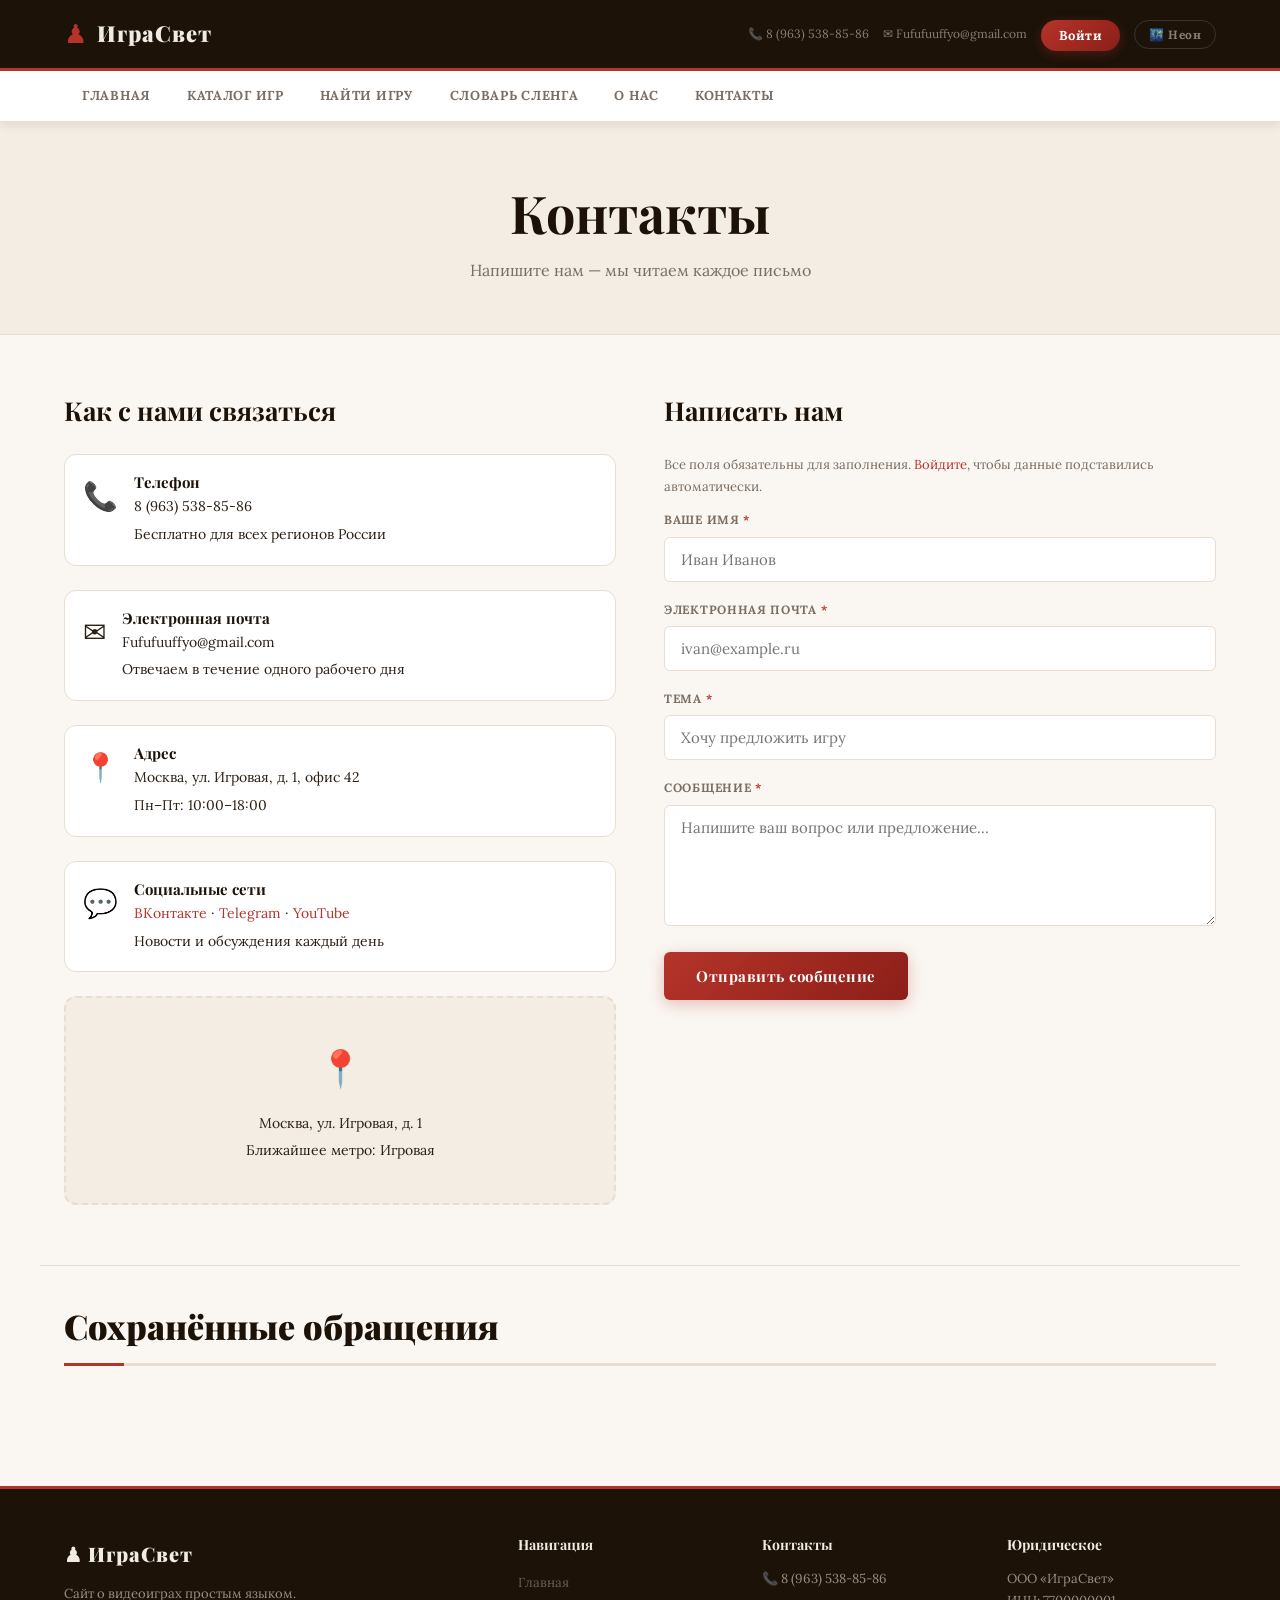
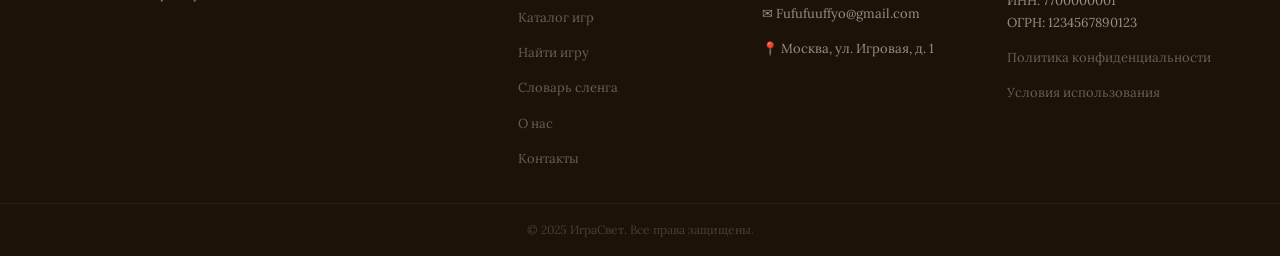
<file: contacts.html>
<!DOCTYPE html>
<html lang="ru">
<head>
<meta charset="UTF-8"/>
<meta name="viewport" content="width=device-width,initial-scale=1.0"/>
<title>ИграСвет — Контакты</title>
<link rel="stylesheet" href="style.css"/>
<link href="https://fonts.googleapis.com/css2?family=Playfair+Display:ital,wght@0,700;0,900;1,700&family=Lora:ital,wght@0,400;0,600;1,400&family=Orbitron:wght@600;700;900&family=Space+Mono:ital,wght@0,400;0,700;1,400&display=swap" rel="stylesheet"/>
<script>(function(){ document.documentElement.setAttribute('data-theme', localStorage.getItem('igrasvet_theme')||'classic'); })();</script>
</head>
<body>

<header class="site-header">
  <div class="header-inner">
    <a href="index.html" class="logo"><span class="logo-icon">♟</span><span class="logo-text">ИграСвет</span></a>
    <div class="header-right">
      <div class="header-contacts">
        <span>📞 8 (963) 538-85-86</span>
        <span>✉ Fufufuuffyo@gmail.com</span>
        
      </div>
      <div id="auth-nav-slot" style="position:relative;"></div>
      <button id="theme-btn" class="theme-btn" onclick="toggleTheme()">🌃 Неон</button>
    </div>
  </div>
</header>

<div id="nav-wrapper">
<nav class="main-nav">
  <div class="nav-inner">
    <button class="nav-hamburger" onclick="toggleMobileNav()" aria-label="Меню">☰</button>
  </div>
  <ul>
      <li><a href="index.html">Главная</a></li>
      <li><a href="games.html">Каталог игр</a></li>
      <li><a href="search.html">Найти игру</a></li>
      <li><a href="slang.html">Словарь сленга</a></li>
      <li><a href="about.html">О нас</a></li>
      <li><a href="contacts.html">Контакты</a></li>
    </ul>
</nav>
</div>

<main>
  <section class="page-hero">
    <h1 class="reveal">Контакты</h1>
    <p class="page-sub">Напишите нам — мы читаем каждое письмо</p>
  </section>

  <section class="contacts-section">
    <div class="contacts-grid">
      <div class="contact-info">
        <h2>Как с нами связаться</h2>
        <div class="contact-block">
          <div class="contact-icon">📞</div>
          <div><h3>Телефон</h3><p>8 (963) 538-85-86</p><p class="contact-note">Бесплатно для всех регионов России</p></div>
        </div>
        <div class="contact-block">
          <div class="contact-icon">✉</div>
          <div><h3>Электронная почта</h3><p>Fufufuuffyo@gmail.com</p><p class="contact-note">Отвечаем в течение одного рабочего дня</p></div>
        </div>
        <div class="contact-block">
          <div class="contact-icon">📍</div>
          <div><h3>Адрес</h3><p>Москва, ул. Игровая, д. 1, офис 42</p><p class="contact-note">Пн–Пт: 10:00–18:00</p></div>
        </div>
        <div class="contact-block">
          <div class="contact-icon">💬</div>
          <div>
            <h3>Социальные сети</h3>
            <p><a href="#">ВКонтакте</a> · <a href="#">Telegram</a> · <a href="#">YouTube</a></p>
            <p class="contact-note">Новости и обсуждения каждый день</p>
          </div>
        </div>
        <div class="map-ph">
          <div class="map-inner">
            <span class="map-pin">📍</span>
            <p>Москва, ул. Игровая, д. 1</p>
            <p class="contact-note">Ближайшее метро: Игровая</p>
          </div>
        </div>
      </div>

      <div class="contact-form-wrap">
        <h2>Написать нам</h2>
        <p id="form-auth-hint" style="display:none;font-size:13px;color:var(--muted);margin-bottom:12px;">
          🔒 Вы вошли как <strong id="form-auth-user"></strong>. Почта подставлена из вашего аккаунта.
        </p>
        <p id="form-noauth-hint" style="font-size:13px;color:var(--muted);margin-bottom:12px;">
          Все поля обязательны для заполнения. <a href="auth.html">Войдите</a>, чтобы данные подставились автоматически.
        </p>
        <div class="contact-form">
          <div class="form-group">
            <label>Ваше имя <span style="color:var(--accent)">*</span></label>
            <input type="text" id="f-name" placeholder="Иван Иванов" required/>
          </div>
          <div class="form-group">
            <label>Электронная почта <span style="color:var(--accent)">*</span></label>
            <input type="email" id="f-email" placeholder="ivan@example.ru" required/>
            <small id="f-email-note" style="display:none;color:var(--muted);font-size:12px;">Используется почта из вашего аккаунта</small>
          </div>
          <div class="form-group">
            <label>Тема <span style="color:var(--accent)">*</span></label>
            <input type="text" id="f-subject" placeholder="Хочу предложить игру" required/>
          </div>
          <div class="form-group">
            <label>Сообщение <span style="color:var(--accent)">*</span></label>
            <textarea id="f-message" rows="5" placeholder="Напишите ваш вопрос или предложение…" required></textarea>
          </div>
          <button class="btn-main" onclick="submitForm()">Отправить сообщение</button>
          <div id="form-success" class="form-success" style="display:none">✅ Сообщение сохранено! Мы свяжемся с вами в ближайшее время.</div>
        </div>
      </div>
    </div>
  </section>

  <section class="messages-section">
    <h2 class="section-title">Сохранённые обращения</h2>
    <div id="messages-list" class="messages-list"></div>
  </section>
</main>

<footer class="site-footer">
  <div class="footer-inner">
    <div class="footer-col"><div class="footer-logo">♟ ИграСвет</div><p>Сайт о видеоиграх простым языком.</p></div>
    <div class="footer-col">
      <h4>Навигация</h4>
      <ul>
      <li><a href="index.html">Главная</a></li>
      <li><a href="games.html">Каталог игр</a></li>
      <li><a href="search.html">Найти игру</a></li>
      <li><a href="slang.html">Словарь сленга</a></li>
      <li><a href="about.html">О нас</a></li>
      <li><a href="contacts.html">Контакты</a></li>
    </ul>
    </div>
    <div class="footer-col"><h4>Контакты</h4><p>📞 8 (963) 538-85-86</p><p>✉ Fufufuuffyo@gmail.com</p><p>📍 Москва, ул. Игровая, д. 1</p></div>
    <div class="footer-col"><h4>Юридическое</h4><p>ООО «ИграСвет»<br/>ИНН: 7700000001<br/>ОГРН: 1234567890123</p><p><a href="#">Политика конфиденциальности</a></p><p><a href="#">Условия использования</a></p></div>
  </div>
  <div class="footer-bottom"><p>© 2025 ИграСвет. Все права защищены.</p></div>
</footer>

<script src="db.js"></script>
<script src="shared.js"></script>
<script>
  updateThemeBtn();

  // ── ПОДСТАНОВКА ДАННЫХ ИЗ АККАУНТА ─────────────────────────
  (function prefillFromAuth() {
    const user = DB.getCurrentUser();
    if (user) {
      // Подставить имя
      const nameField = el('f-name');
      nameField.value = user.displayName || user.username;

      // Подставить почту если есть в профиле
      const emailField = el('f-email');
      if (user.email) {
        emailField.value = user.email;
        emailField.readOnly = true;
        emailField.style.opacity = '0.75';
        emailField.style.cursor = 'not-allowed';
        el('f-email-note').style.display = 'block';
      }

      // Показать подсказку авторизации
      el('form-auth-hint').style.display = 'block';
      el('form-auth-user').textContent = user.displayName || user.username;
      el('form-noauth-hint').style.display = 'none';
    }
  })();

  // ── ОТПРАВКА ФОРМЫ ──────────────────────────────────────────
  function submitForm() {
    const name    = el('f-name').value.trim();
    const email   = el('f-email').value.trim();
    const subject = el('f-subject').value.trim();
    const message = el('f-message').value.trim();

    // Валидация — все поля обязательны
    if (!name)    { shakeField('f-name',    'Укажите ваше имя');           return; }
    if (!email)   { shakeField('f-email',   'Укажите электронную почту');  return; }
    if (!isValidEmail(email)) { shakeField('f-email', 'Введите корректный e-mail'); return; }
    if (!subject) { shakeField('f-subject', 'Укажите тему обращения');     return; }
    if (!message) { shakeField('f-message', 'Напишите сообщение');         return; }

    DB.addMessage({ name, email, subject, message, date: new Date().toLocaleDateString('ru-RU') });
    el('form-success').style.display = 'block';

    // Очищаем только незалоченные поля
    ['f-subject','f-message'].forEach(id => { el(id).value = ''; });
    const emailField = el('f-email');
    if (!emailField.readOnly) {
      el('f-name').value = '';
      emailField.value = '';
    }
    setTimeout(() => { el('form-success').style.display = 'none'; }, 5000);
    renderMsgs();
  }

  function isValidEmail(v) { return /^[^\s@]+@[^\s@]+\.[^\s@]+$/.test(v); }

  function shakeField(id, msg) {
    const input = el(id);
    input.style.borderColor = 'var(--accent, #e74c3c)';
    input.style.animation = 'none';
    input.focus();
    alert(msg);
    setTimeout(() => { input.style.borderColor = ''; }, 2000);
  }

  function renderMsgs() {
    const msgs = DB.getMessages();
    const container = el('messages-list');
    if (msgs.length === 0) {
      container.innerHTML = '<p style="color:var(--muted);font-style:italic;">Пока нет обращений.</p>';
      return;
    }
    container.innerHTML = [...msgs].reverse().map(m => `
      <div class="msg-card">
        <div class="msg-header">
          <strong>${esc(m.name)}</strong>
          <span>${esc(m.email)}</span>
          <span class="msg-date">${esc(m.date||'')}</span>
        </div>
        ${m.subject ? `<p class="msg-subject">Тема: ${esc(m.subject)}</p>` : ''}
        <p>${esc(m.message)}</p>
      </div>`).join('');
  }

  renderMsgs();
</script>
</body>
</html>
</file>
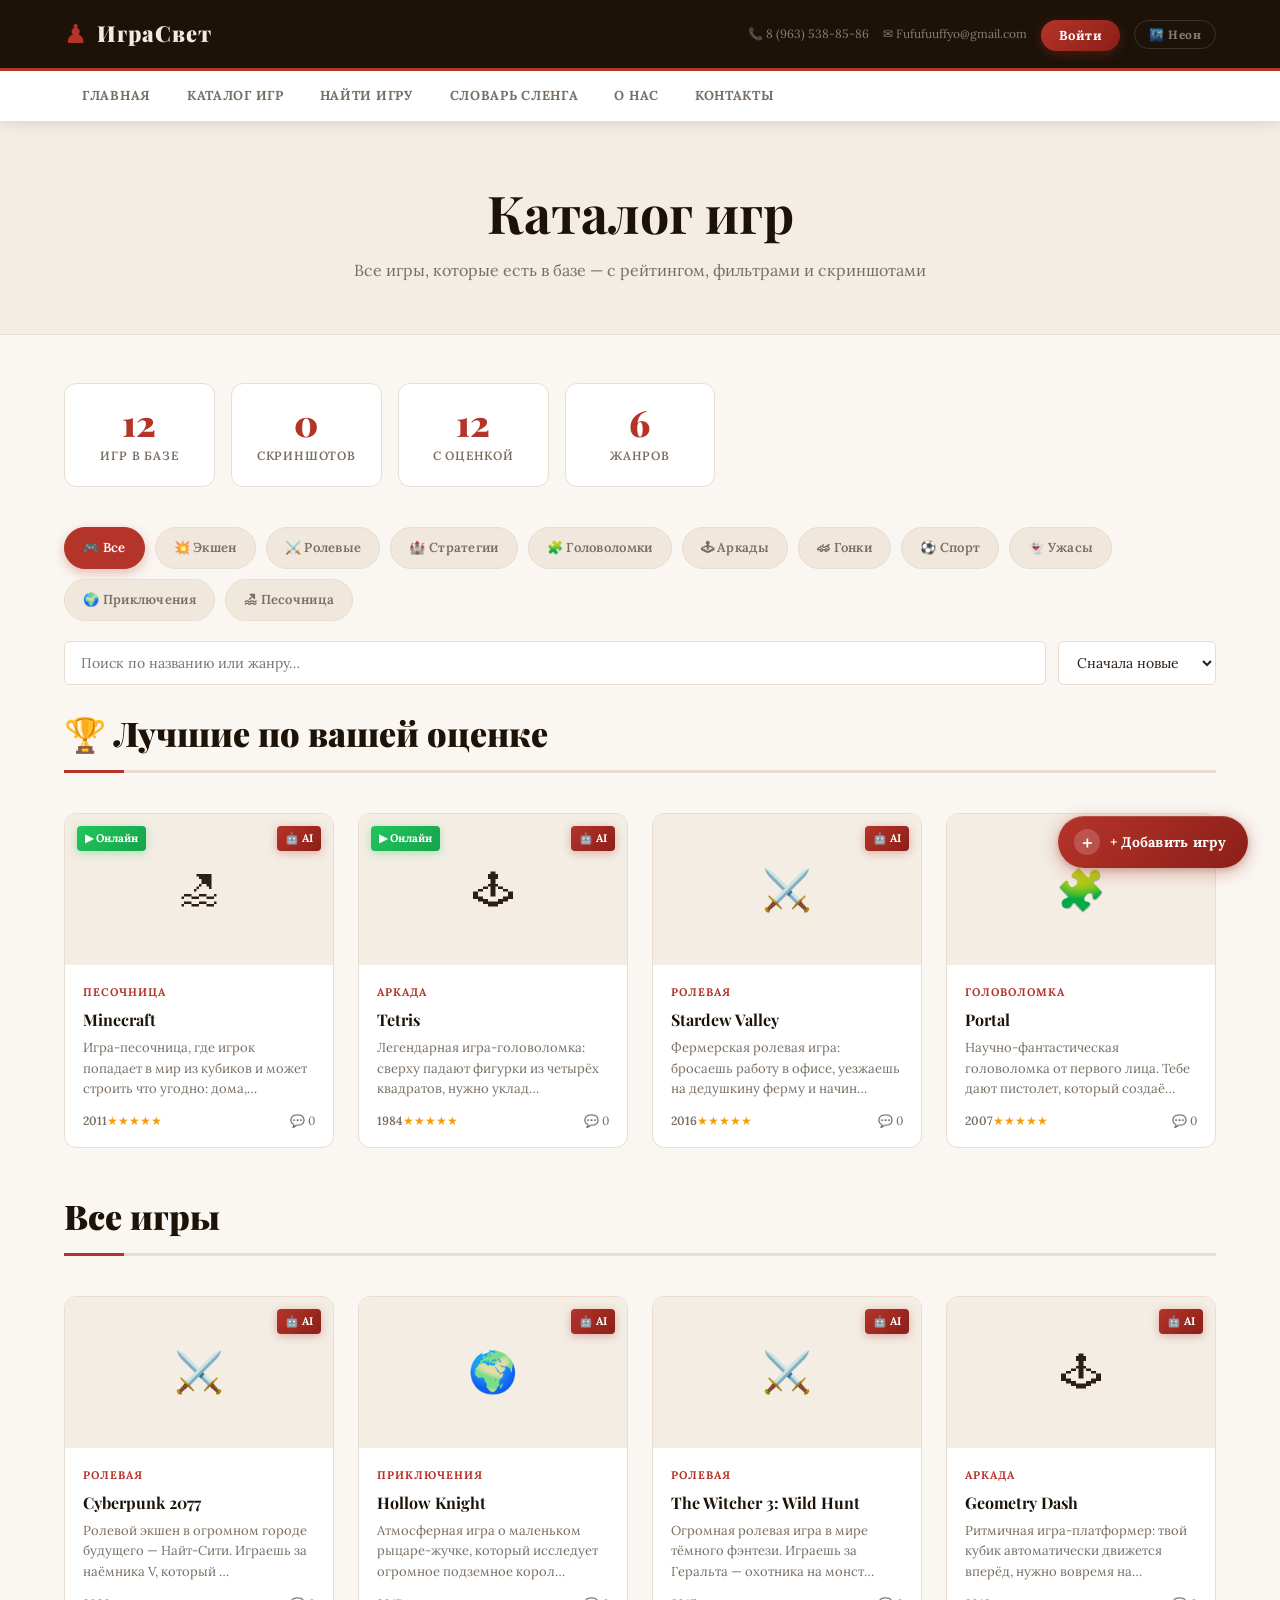
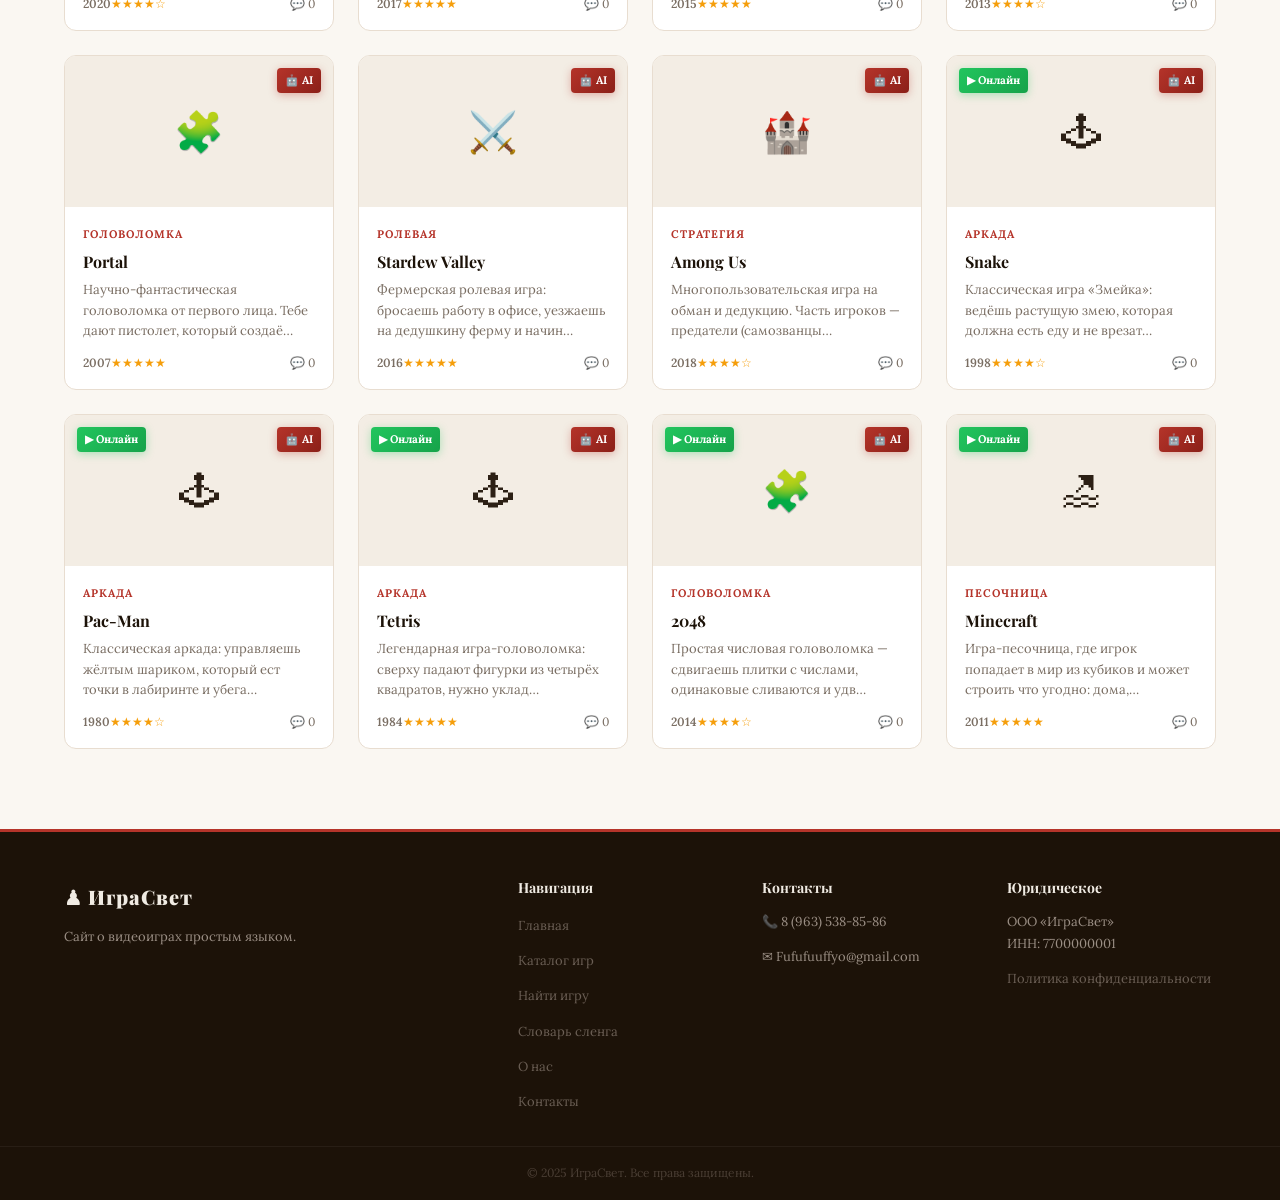
<file: games.html>
<!DOCTYPE html>
<html lang="ru">
<head>
<meta charset="UTF-8"/>
<meta name="viewport" content="width=device-width,initial-scale=1.0"/>
<title>ИграСвет — Каталог игр</title>
<link rel="stylesheet" href="style.css"/>
<link href="https://fonts.googleapis.com/css2?family=Playfair+Display:ital,wght@0,700;0,900;1,700&family=Lora:ital,wght@0,400;0,600;1,400&family=Orbitron:wght@600;700;900&family=Space+Mono:ital,wght@0,400;0,700;1,400&display=swap" rel="stylesheet"/>
<script>(function(){ document.documentElement.setAttribute('data-theme', localStorage.getItem('igrasvet_theme')||'classic'); })();</script>
</head>
<body>

<header class="site-header">
  <div class="header-inner">
    <a href="index.html" class="logo"><span class="logo-icon">♟</span><span class="logo-text">ИграСвет</span></a>
    <div class="header-right">
      <div class="header-contacts">
        <span>📞 8 (963) 538-85-86</span>
        <span>✉ Fufufuuffyo@gmail.com</span>
        
      </div>
      <div id="auth-nav-slot" style="position:relative;"></div>
      <button id="theme-btn" class="theme-btn" onclick="toggleTheme()">🌃 Неон</button>
    </div>
  </div>
</header>

<div id="nav-wrapper">
<nav class="main-nav">
  <div class="nav-inner">
    <button class="nav-hamburger" onclick="toggleMobileNav()" aria-label="Меню">☰</button>
  </div>
  <ul>
      <li><a href="index.html">Главная</a></li>
      <li><a href="games.html">Каталог игр</a></li>
      <li><a href="search.html">Найти игру</a></li>
      <li><a href="slang.html">Словарь сленга</a></li>
      <li><a href="about.html">О нас</a></li>
      <li><a href="contacts.html">Контакты</a></li>
    </ul>
</nav>
</div>

<main>
  <section class="page-hero">
    <h1 class="reveal">Каталог игр</h1>
    <p class="page-sub">Все игры, которые есть в базе — с рейтингом, фильтрами и скриншотами</p>
  </section>

  <section class="catalog-section">

    <!-- СТАТИСТИКА -->
    <div class="stats-bar" id="stats-bar">
      <div class="stat-card"><div class="stat-num" id="st-total">0</div><div class="stat-label">игр в базе</div></div>
      <div class="stat-card"><div class="stat-num" id="st-screens">0</div><div class="stat-label">скриншотов</div></div>
      <div class="stat-card"><div class="stat-num" id="st-rated">0</div><div class="stat-label">с оценкой</div></div>
      <div class="stat-card"><div class="stat-num" id="st-genres">0</div><div class="stat-label">жанров</div></div>
    </div>

    <!-- ФИЛЬТРЫ -->
    <div class="genres-grid" id="genre-filter" style="margin-bottom:20px;">
      <div class="genre-pill active" data-genre="">🎮 Все</div>
      <div class="genre-pill" data-genre="экшен">💥 Экшен</div>
      <div class="genre-pill" data-genre="ролевая">⚔️ Ролевые</div>
      <div class="genre-pill" data-genre="стратегия">🏰 Стратегии</div>
      <div class="genre-pill" data-genre="головоломка">🧩 Головоломки</div>
      <div class="genre-pill" data-genre="аркада">🕹 Аркады</div>
      <div class="genre-pill" data-genre="гонки">🏎 Гонки</div>
      <div class="genre-pill" data-genre="спорт">⚽ Спорт</div>
      <div class="genre-pill" data-genre="ужасы">👻 Ужасы</div>
      <div class="genre-pill" data-genre="приключения">🌍 Приключения</div>
      <div class="genre-pill" data-genre="песочница">🏖 Песочница</div>
    </div>

    <!-- ПОИСК И СОРТИРОВКА -->
    <div class="catalog-controls" style="margin-bottom:28px;">
      <input class="catalog-search" id="catalog-q" type="text" placeholder="Поиск по названию или жанру…" oninput="renderDebounced()"/>
      <select class="catalog-select" id="catalog-sort" onchange="render()">
        <option value="new">Сначала новые</option>
        <option value="old">Сначала старые</option>
        <option value="name">По алфавиту</option>
        <option value="rating">По рейтингу</option>
        <option value="screens">По скриншотам</option>
      </select>
    </div>

    <!-- ТОП ПО РЕЙТИНГУ -->
    <div id="top-section" style="margin-bottom:48px;display:none;">
      <h2 class="section-title">🏆 Лучшие по вашей оценке</h2>
      <div id="top-grid" class="games-grid"></div>
    </div>

    <!-- КАТАЛОГ -->
    <h2 class="section-title" id="catalog-heading">Все игры</h2>
    <div id="catalog-grid" class="games-grid"></div>

  </section>
</main>

<!-- МОДАЛЬНОЕ ОКНО ДОБАВЛЕНИЯ -->
<div class="modal-overlay" id="modal-overlay" onclick="closeModalOnBg(event)">
  <div class="modal">
    <div class="modal-header">
      <h2>Добавить игру вручную</h2>
      <button class="modal-close" onclick="closeModal()">✕</button>
    </div>
    <div class="modal-body">
      <div class="form-grid">
        <div class="form-group full"><label>Название игры *</label><input type="text" id="m-name" placeholder="Например: Portal 2"/></div>
        <div class="form-group"><label>Жанр</label><input type="text" id="m-genre" placeholder="Головоломка / Платформер"/></div>
        <div class="form-group"><label>Год</label><input type="text" id="m-year" placeholder="2011"/></div>
        <div class="form-group full"><label>Платформы</label><input type="text" id="m-platform" placeholder="ПК, PlayStation 3, Xbox 360"/></div>
        <div class="form-group full"><label>Что это такое *</label><textarea id="m-summary" rows="3" placeholder="Краткое описание простым языком…"></textarea></div>
        <div class="form-group full"><label>Чем нужно заниматься</label><textarea id="m-gameplay" rows="2" placeholder="Что делает игрок…"></textarea></div>
        <div class="form-group full"><label>Кому подойдёт</label><textarea id="m-audience" rows="2" placeholder="Для кого эта игра…"></textarea></div>
        <div class="form-group full"><label>Почему стоит попробовать</label><textarea id="m-why" rows="2" placeholder="Главные достоинства…"></textarea></div>
      </div>
    </div>
    <div class="modal-footer">
      <button class="btn-cancel" onclick="closeModal()">Отмена</button>
      <button class="btn-submit" onclick="submitModal()">Сохранить</button>
    </div>
  </div>
</div>

<!-- FAB -->
<button class="fab" onclick="openModal()">+ Добавить игру</button>

<!-- МОДАЛКА ИГРЫ + КОММЕНТАРИИ -->
<div class="modal-overlay" id="gm-overlay" onclick="closeGmOnBg(event)">
  <div class="modal gm-modal">
    <div class="modal-header">
      <h2 id="gm-title"></h2>
      <button class="modal-close" onclick="closeGameModal()">✕</button>
    </div>
    <div class="modal-body">
      <div class="gm-tags">
        <span class="tag" id="gm-genre"></span>
        <span class="tag tag-year" id="gm-year"></span>
        <span class="tag tag-platform" id="gm-platform"></span>
      </div>

      <!-- КНОПКА ИГРАТЬ ОНЛАЙН -->
      <div id="gm-play-block" style="display:none; margin-bottom:16px;">
        <button class="gm-play-btn" id="gm-play-btn" onclick="togglePlay()">
          ▶ Играть прямо здесь
        </button>
        <a id="gm-play-link" href="#" target="_blank" rel="noopener" class="gm-play-link">
          🔗 Открыть в новой вкладке
        </a>
      </div>
      <!-- ВСТРОЕННЫЙ ПЛЕЕР -->
      <div id="gm-player-wrap" style="display:none; margin-bottom:20px; border-radius:12px; overflow:hidden; background:#000; position:relative;">
        <iframe id="gm-player-frame"
          src=""
          width="100%" height="500"
          style="border:none; display:block;"
          allow="fullscreen; autoplay"
          loading="lazy">
        </iframe>
        <button onclick="togglePlay()" style="position:absolute;top:8px;right:8px;background:rgba(0,0,0,.65);color:#fff;border:none;border-radius:8px;padding:6px 10px;cursor:pointer;font-size:13px;">✕ Закрыть</button>
      </div>
      <div class="result-block" id="gm-s-block"><h3>🗒 Что это такое</h3><p id="gm-summary"></p></div>
      <div class="result-block" id="gm-g-block"><h3>🎯 Чем нужно заниматься</h3><p id="gm-gameplay"></p></div>
      <div class="result-block" id="gm-a-block"><h3>👥 Кому подойдёт</h3><p id="gm-audience"></p></div>
      <div class="result-block" id="gm-w-block"><h3>⭐ Почему стоит попробовать</h3><p id="gm-why"></p></div>

      <!-- КОММЕНТАРИИ -->
      <div class="comments-section">
        <h3 class="comments-title">💬 Комментарии</h3>
        <div class="comments-list" id="gm-comments-list"></div>
        <div class="comment-form">
          <textarea id="gm-comment-input" class="comment-input" rows="3"
            placeholder="Напишите ваш комментарий об игре…"></textarea>
          <button class="comment-submit-btn" onclick="submitComment()">Отправить</button>
        </div>
      </div>
    </div>
  </div>
</div>

<footer class="site-footer">
  <div class="footer-inner">
    <div class="footer-col">
      <div class="footer-logo">♟ ИграСвет</div>
      <p>Сайт о видеоиграх простым языком.</p>
    </div>
    <div class="footer-col">
      <h4>Навигация</h4>
      <ul>
      <li><a href="index.html">Главная</a></li>
      <li><a href="games.html">Каталог игр</a></li>
      <li><a href="search.html">Найти игру</a></li>
      <li><a href="slang.html">Словарь сленга</a></li>
      <li><a href="about.html">О нас</a></li>
      <li><a href="contacts.html">Контакты</a></li>
    </ul>
    </div>
    <div class="footer-col">
      <h4>Контакты</h4>
      <p>📞 8 (963) 538-85-86</p>
      <p>✉ Fufufuuffyo@gmail.com</p>
    </div>
    <div class="footer-col">
      <h4>Юридическое</h4>
      <p>ООО «ИграСвет»<br/>ИНН: 7700000001</p>
      <p><a href="#">Политика конфиденциальности</a></p>
    </div>
  </div>
  <div class="footer-bottom"><p>© 2025 ИграСвет. Все права защищены.</p></div>
</footer>

<script src="db.js"></script>
<script src="shared.js"></script>
<script>
updateThemeBtn();

let activeGenre = '';
let _renderTimer = null;
function renderDebounced() { clearTimeout(_renderTimer); _renderTimer = setTimeout(render, 80); }

// Жанровый фильтр
document.querySelectorAll('.genre-pill').forEach(pill => {
  pill.addEventListener('click', () => {
    document.querySelectorAll('.genre-pill').forEach(p => p.classList.remove('active'));
    pill.classList.add('active');
    activeGenre = pill.dataset.genre;
    render();
  });
});

function buildCard(g) {
  const thumb = (g.screenshots && g.screenshots[0])
    ? `<img class="game-card-thumb" src="${esc(g.screenshots[0].dataUrl)}" alt="${esc(g.name)}" loading="lazy"/>`
    : `<div class="game-card-thumb-ph">${getGenreIcon(g.genre)}</div>`;
  const filledStars = Math.round(g.rating||0);
  const stars = '★'.repeat(filledStars) + '☆'.repeat(5-filledStars);
  const ai = g.autoAdded ? '<div class="card-ai-badge">🤖 AI</div>' : '';
  const playBadge = g.playUrl ? '<div class="card-play-badge">▶ Онлайн</div>' : '';
  const shots = (g.screenshots||[]).length;
  const commentCount = DB.getCommentCount(g.id);
  return `
    <div class="game-card" onclick="openGameModal('${esc(g.id)}')">
      ${ai}
      ${playBadge}
      ${thumb}
      <div class="game-card-body">
        <div class="game-card-genre">${esc(g.genre||'Игра')}</div>
        <h3>${esc(g.name)}</h3>
        <p>${esc(g.summary ? g.summary.substring(0,85)+'…' : '')}</p>
        <div class="game-card-footer">
          <span class="card-year">${esc(g.year||'')}</span>
          <span style="color:#f59e0b;font-size:12px;" title="${filledStars}/5 звёзд">${stars}</span>
          ${shots > 0 ? `<span class="card-screens">📸 ${shots}</span>` : ''}
          <span class="card-comments" title="Комментарии">💬 ${commentCount}</span>
        </div>
      </div>
    </div>`;
}

function render() {
  const q    = (el('catalog-q').value||'').toLowerCase();
  const sort = el('catalog-sort').value;

  const games = DB.query({ q, genre: activeGenre, sort });

  // Статистика
  const stats = DB.getStats();
  el('st-total').textContent   = stats.total;
  el('st-screens').textContent = stats.screens;
  el('st-rated').textContent   = DB.getAllGames().filter(g=>g.rating>0).length;
  el('st-genres').textContent  = stats.genres;

  // Топ по рейтингу (только если нет активного поиска)
  const topSec = el('top-section');
  if (!q && !activeGenre && sort === 'new') {
    const top = DB.query({ sort:'rating' }).filter(g=>g.rating>=4).slice(0,4);
    if (top.length > 0) {
      topSec.style.display = 'block';
      el('top-grid').innerHTML = top.map(buildCard).join('');
    } else {
      topSec.style.display = 'none';
    }
  } else {
    topSec.style.display = 'none';
  }

  // Заголовок каталога
  const heading = el('catalog-heading');
  heading.textContent = q
    ? `Результаты поиска «${q}»`
    : activeGenre
      ? `Жанр: ${activeGenre}`
      : 'Все игры';

  const grid = el('catalog-grid');
  if (games.length === 0) {
    grid.innerHTML = `<div class="empty-state" style="grid-column:1/-1">
      <span class="empty-icon">🔍</span>
      <h3>${q||activeGenre ? 'Ничего не найдено' : 'База пока пуста'}</h3>
      <p><a href="search.html">Найдите первую игру</a> или добавьте вручную кнопкой ниже.</p>
    </div>`;
    return;
  }
  grid.innerHTML = games.map(buildCard).join('');
}

// ══ МОДАЛКА ИГРЫ + КОММЕНТАРИИ ══════════════════════════════════

let currentGameId = null;

function openGameModal(gameId) {
  const g = DB.findGameById(gameId);
  if (!g) return;
  currentGameId = gameId;

  el('gm-title').textContent    = g.name;
  el('gm-genre').textContent    = g.genre || '—';
  el('gm-year').textContent     = g.year  || '—';
  el('gm-platform').textContent = g.platform || '—';
  el('gm-summary').textContent  = g.summary  || '';
  el('gm-gameplay').textContent = g.gameplay || '';
  el('gm-audience').textContent = g.audience || '';
  el('gm-why').textContent      = g.why || '';

  // Кнопка "Играть онлайн"
  const playBlock = el('gm-play-block');
  const playerWrap = el('gm-player-wrap');
  const playerFrame = el('gm-player-frame');
  const playLink = el('gm-play-link');

  // Сбросить плеер при открытии новой игры
  playerWrap.style.display = 'none';
  playerFrame.src = '';
  el('gm-play-btn').textContent = '▶ Играть прямо здесь';

  if (g.playUrl) {
    playBlock.style.display = 'flex';
    playLink.href = g.playUrl;
  } else {
    playBlock.style.display = 'none';
  }

  renderComments(gameId);
  el('gm-overlay').classList.add('open');
}

function togglePlay() {
  const g = DB.findGameById(currentGameId);
  if (!g || !g.playUrl) return;
  const playerWrap = el('gm-player-wrap');
  const playerFrame = el('gm-player-frame');
  const btn = el('gm-play-btn');
  if (playerWrap.style.display === 'none') {
    playerFrame.src = g.playUrl;
    playerWrap.style.display = 'block';
    btn.textContent = '⏹ Скрыть игру';
    // плавный скролл к плееру
    setTimeout(() => playerWrap.scrollIntoView({ behavior: 'smooth', block: 'nearest' }), 100);
  } else {
    playerWrap.style.display = 'none';
    playerFrame.src = '';
    btn.textContent = '▶ Играть прямо здесь';
  }
}

function closeGameModal() {
  el('gm-overlay').classList.remove('open');
  // Остановить игру при закрытии
  el('gm-player-frame').src = '';
  el('gm-player-wrap').style.display = 'none';
  currentGameId = null;
}
function closeGmOnBg(e) { if(e.target===el('gm-overlay')) closeGameModal(); }

function renderComments(gameId) {
  const comments = DB.getComments(gameId);
  const me = DB.currentUser();
  const list = el('gm-comments-list');
  if (comments.length === 0) {
    list.innerHTML = '<p class="no-comments">Комментариев пока нет — будьте первым! 👇</p>';
  } else {
    list.innerHTML = comments.map(c => `
      <div class="comment-item" id="c-${c.id}">
        <div class="comment-header">
          <span class="comment-author">👤 ${esc(c.author)}</span>
          <span class="comment-date">${formatDate(c.createdAt)}</span>
          ${(me && (me.id === c.authorId || DB.isModerator()))
            ? `<button class="comment-del" onclick="deleteComment('${c.id}')">✕</button>`
            : ''}
        </div>
        <div class="comment-text">${esc(c.text)}</div>
      </div>`).join('');
  }
}

function submitComment() {
  if (!currentGameId) return;
  const text = el('gm-comment-input').value.trim();
  if (!text) { alert('Напишите что-нибудь!'); return; }
  DB.addComment(currentGameId, text);
  el('gm-comment-input').value = '';
  renderComments(currentGameId);
  render(); // обновить счётчик на карточке
}

function deleteComment(commentId) {
  if (!confirm('Удалить комментарий?')) return;
  DB.deleteComment(commentId);
  if (currentGameId) renderComments(currentGameId);
  render();
}

// ══ МОДАЛЬНОЕ ОКНО ════════════════════════════════════════════════

function openModal() { el('modal-overlay').classList.add('open'); }
function closeModal() { el('modal-overlay').classList.remove('open'); }
function closeModalOnBg(e) { if(e.target===el('modal-overlay')) closeModal(); }

function submitModal() {
  const name    = el('m-name').value.trim();
  const summary = el('m-summary').value.trim();
  if (!name || !summary) { alert('Заполните хотя бы название и описание.'); return; }
  DB.add({
    name, summary,
    genre:       el('m-genre').value.trim(),
    year:        el('m-year').value.trim(),
    platform:    el('m-platform').value.trim(),
    gameplay:    el('m-gameplay').value.trim(),
    audience:    el('m-audience').value.trim(),
    why:         el('m-why').value.trim(),
    addedByUser: true,
  });
  closeModal();
  ['m-name','m-genre','m-year','m-platform','m-summary','m-gameplay','m-audience','m-why']
    .forEach(id => { el(id).value=''; });
  render();
}

document.addEventListener('keydown', e => { if(e.key==='Escape') { closeModal(); closeGameModal(); } });
render();
</script>
</body>
</html>
</file>
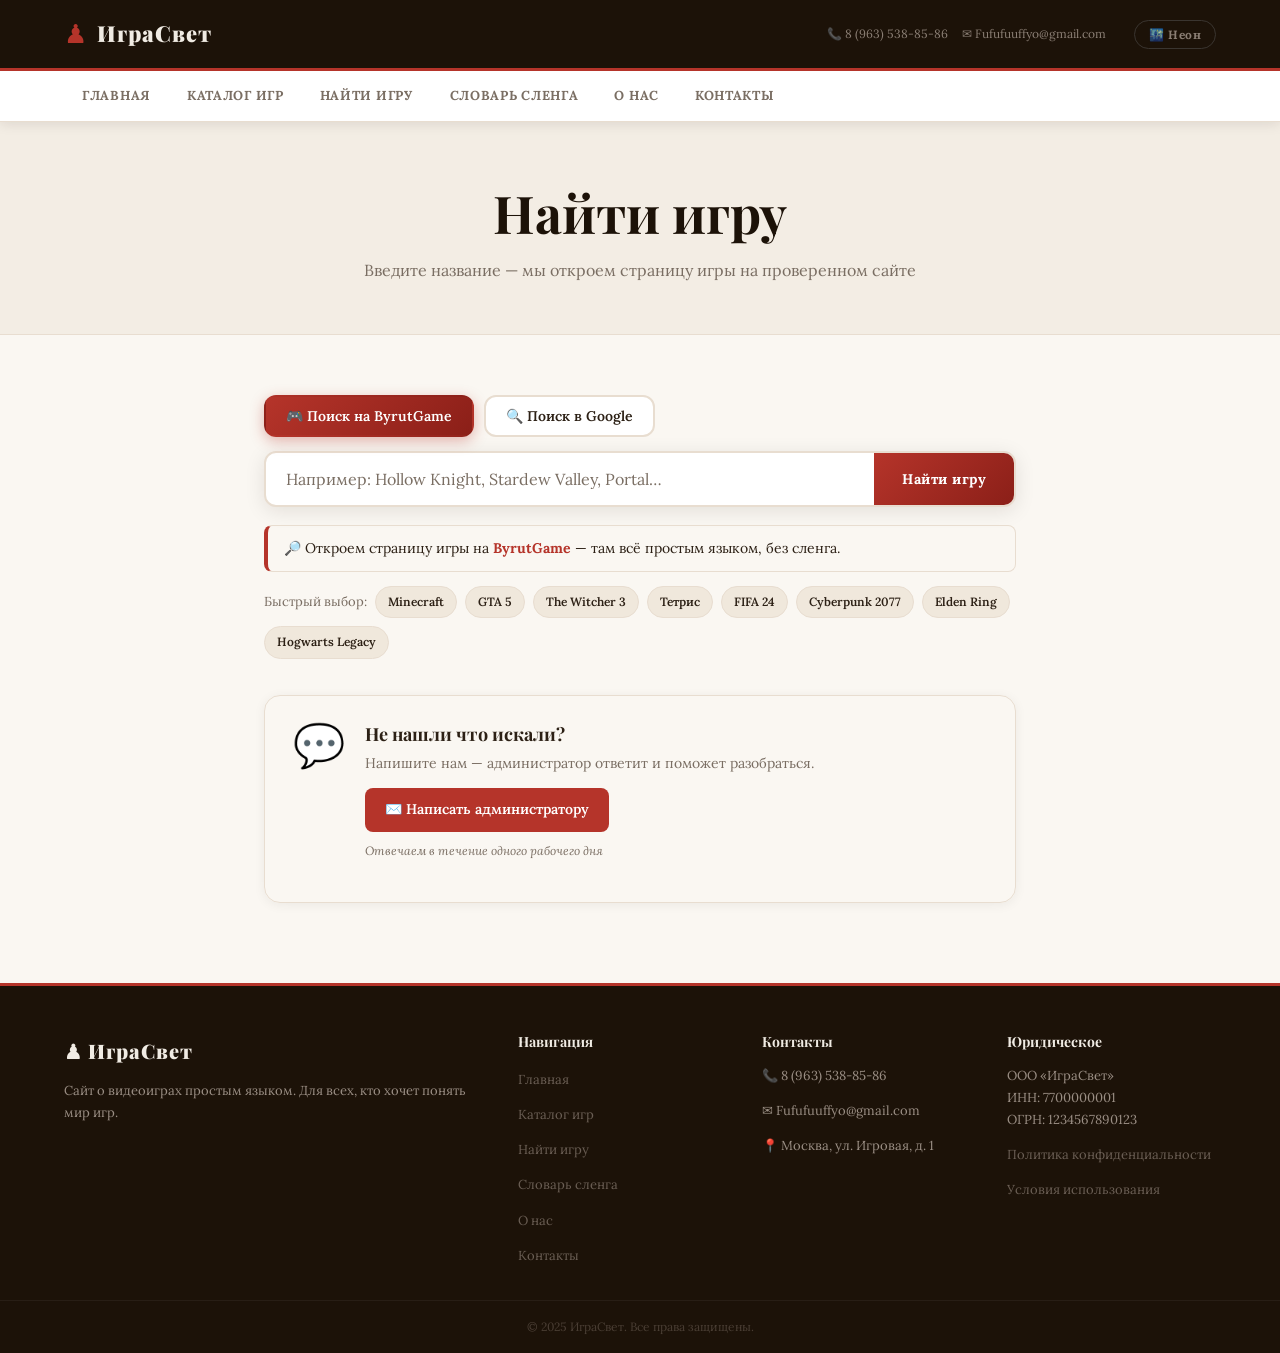
<file: search.html>
<!DOCTYPE html>
<html lang="ru">
<head>
<meta charset="UTF-8"/>
<meta name="viewport" content="width=device-width,initial-scale=1.0"/>
<title>ИграСвет — Найти игру</title>
<link rel="stylesheet" href="style.css"/>
<link href="https://fonts.googleapis.com/css2?family=Playfair+Display:ital,wght@0,700;0,900;1,700&family=Lora:ital,wght@0,400;0,600;1,400&family=Orbitron:wght@600;700;900&family=Space+Mono:ital,wght@0,400;0,700;1,400&display=swap" rel="stylesheet"/>
<script>(function(){ document.documentElement.setAttribute('data-theme', localStorage.getItem('igrasvet_theme')||'classic'); })();</script>
</head>
<body>

<header class="site-header">
  <div class="header-inner">
    <a href="index.html" class="logo"><span class="logo-icon">♟</span><span class="logo-text">ИграСвет</span></a>
    <div class="header-right">
      <div class="header-contacts">
        <span>📞 8 (963) 538-85-86</span>
        <span>✉ Fufufuuffyo@gmail.com</span>
        
      </div>
      <div id="auth-nav-slot" style="position:relative;"></div>
      <button id="theme-btn" class="theme-btn" onclick="toggleTheme()">🌃 Неон</button>
    </div>
  </div>
</header>

<div id="nav-wrapper">
<nav class="main-nav">
  <div class="nav-inner">
    <button class="nav-hamburger" onclick="toggleMobileNav()" aria-label="Меню">☰</button>
  </div>
  <ul>
      <li><a href="index.html">Главная</a></li>
      <li><a href="games.html">Каталог игр</a></li>
      <li><a href="search.html">Найти игру</a></li>
      <li><a href="slang.html">Словарь сленга</a></li>
      <li><a href="about.html">О нас</a></li>
      <li><a href="contacts.html">Контакты</a></li>
    </ul>
</nav>
</div>

<main>
  <section class="page-hero">
    <h1 class="reveal">Найти игру</h1>
    <p class="page-sub">Введите название — мы откроем страницу игры на проверенном сайте</p>
  </section>

  <section class="search-section">

    <!-- ПОИСК -->
    <div>
      <!-- ПЕРЕКЛЮЧАТЕЛЬ РЕЖИМА -->
      <div class="search-mode-tabs">
        <button class="search-mode-btn active" id="mode-byrutgame" onclick="setMode('byrutgame')">
          🎮 Поиск на ByrutGame
        </button>
        <button class="search-mode-btn" id="mode-google" onclick="setMode('google')">
          🔍 Поиск в Google
        </button>
      </div>

      <div class="search-box" style="margin-top:14px;">
        <input type="text" id="game-input" placeholder="Например: Hollow Knight, Stardew Valley, Portal…" autocomplete="off"/>
        <button id="search-btn" onclick="searchGame()">
          <span id="btn-text">Найти игру</span>
        </button>
      </div>

      <div id="hint-byrutgame" class="search-hint">
        🔎 Откроем страницу игры на <strong>ByrutGame</strong> — там всё простым языком, без сленга.
      </div>
      <div id="hint-google" class="search-hint" style="display:none;">
        🌐 Откроем <strong>Google Поиск</strong> по названию игры — обзоры, прохождения, цены, новости.
      </div>

      <div class="quick-examples" style="margin-top:14px;">
        Быстрый выбор:
        <span class="example-tag" onclick="quickSearch('Minecraft',this)">Minecraft</span>
        <span class="example-tag" onclick="quickSearch('GTA 5',this)">GTA 5</span>
        <span class="example-tag" onclick="quickSearch('The Witcher 3',this)">The Witcher 3</span>
        <span class="example-tag" onclick="quickSearch('Тетрис',this)">Тетрис</span>
        <span class="example-tag" onclick="quickSearch('FIFA 24',this)">FIFA 24</span>
        <span class="example-tag" onclick="quickSearch('Cyberpunk 2077',this)">Cyberpunk 2077</span>
        <span class="example-tag" onclick="quickSearch('Elden Ring',this)">Elden Ring</span>
        <span class="example-tag" onclick="quickSearch('Hogwarts Legacy',this)">Hogwarts Legacy</span>
      </div>
    </div>

    <!-- БЛОК ПОДДЕРЖКИ -->
    <div class="support-box" style="margin-top:36px;">
      <div class="support-icon">💬</div>
      <div class="support-content">
        <h3>Не нашли что искали?</h3>
        <p>Напишите нам — администратор ответит и поможет разобраться.</p>
        <a href="mailto:Fufufuuffyo@gmail.com?subject=Вопрос об игре&body=Здравствуйте! Я ищу информацию об игре: " class="support-mail-btn">
          ✉️ Написать администратору
        </a>
        <p class="support-note">Отвечаем в течение одного рабочего дня</p>
      </div>
    </div>

  </section>
</main>



<footer class="site-footer">
  <div class="footer-inner">
    <div class="footer-col">
      <div class="footer-logo">♟ ИграСвет</div>
      <p>Сайт о видеоиграх простым языком. Для всех, кто хочет понять мир игр.</p>
    </div>
    <div class="footer-col">
      <h4>Навигация</h4>
      <ul>
      <li><a href="index.html">Главная</a></li>
      <li><a href="games.html">Каталог игр</a></li>
      <li><a href="search.html">Найти игру</a></li>
      <li><a href="slang.html">Словарь сленга</a></li>
      <li><a href="about.html">О нас</a></li>
      <li><a href="contacts.html">Контакты</a></li>
    </ul>
    </div>
    <div class="footer-col">
      <h4>Контакты</h4>
      <p>📞 8 (963) 538-85-86</p>
      <p>✉ Fufufuuffyo@gmail.com</p>
      <p>📍 Москва, ул. Игровая, д. 1</p>
    </div>
    <div class="footer-col">
      <h4>Юридическое</h4>
      <p>ООО «ИграСвет»<br/>ИНН: 7700000001<br/>ОГРН: 1234567890123</p>
      <p><a href="#">Политика конфиденциальности</a></p>
      <p><a href="#">Условия использования</a></p>
    </div>
  </div>
  <div class="footer-bottom"><p>© 2025 ИграСвет. Все права защищены.</p></div>
</footer>

<script src="shared.js"></script>
<script>
// ══ СОСТОЯНИЕ ═══════════════════════════════════════════════════
let activeTag = null;
let searchMode = 'byrutgame'; // 'byrutgame' | 'google'

updateThemeBtn();

// ══ РЕЖИМ ПОИСКА ════════════════════════════════════════════════

function setMode(mode) {
  searchMode = mode;
  document.getElementById('mode-byrutgame').classList.toggle('active', mode === 'byrutgame');
  document.getElementById('mode-google').classList.toggle('active', mode === 'google');
  document.getElementById('hint-byrutgame').style.display = mode === 'byrutgame' ? 'block' : 'none';
  document.getElementById('hint-google').style.display    = mode === 'google'    ? 'block' : 'none';
  el('btn-text').textContent = mode === 'google' ? 'Найти в Google' : 'Найти игру';
}

// ══ ПОИСК ═══════════════════════════════════════════════════════

function quickSearch(name, tagEl) {
  if (activeTag) activeTag.classList.remove('active');
  activeTag = tagEl;
  tagEl.classList.add('active');
  el('game-input').value = name;
  searchGame();
}

function searchGame() {
  const name = el('game-input').value.trim();
  if (!name) { alert('Введите название игры'); return; }

  let url;
  if (searchMode === 'google') {
    url = `https://www.google.com/search?q=${encodeURIComponent(name + ' игра')}`;
  } else {
    url = `https://byrutgame.org/?s=${encodeURIComponent(name)}`;
  }
  window.open(url, '_blank', 'noopener');
}

// ══ ИНИЦИАЛИЗАЦИЯ ════════════════════════════════════════════════

const params = new URLSearchParams(window.location.search);
if (params.get('q')) {
  el('game-input').value = params.get('q');
  searchGame();
}

el('game-input').addEventListener('keydown', e => {
  if (e.key === 'Enter') {
    if (activeTag) { activeTag.classList.remove('active'); activeTag = null; }
    searchGame();
  }
});
el('game-input').addEventListener('input', () => {
  if (activeTag) { activeTag.classList.remove('active'); activeTag = null; }
});
</script>
</body>
</html>
</file>
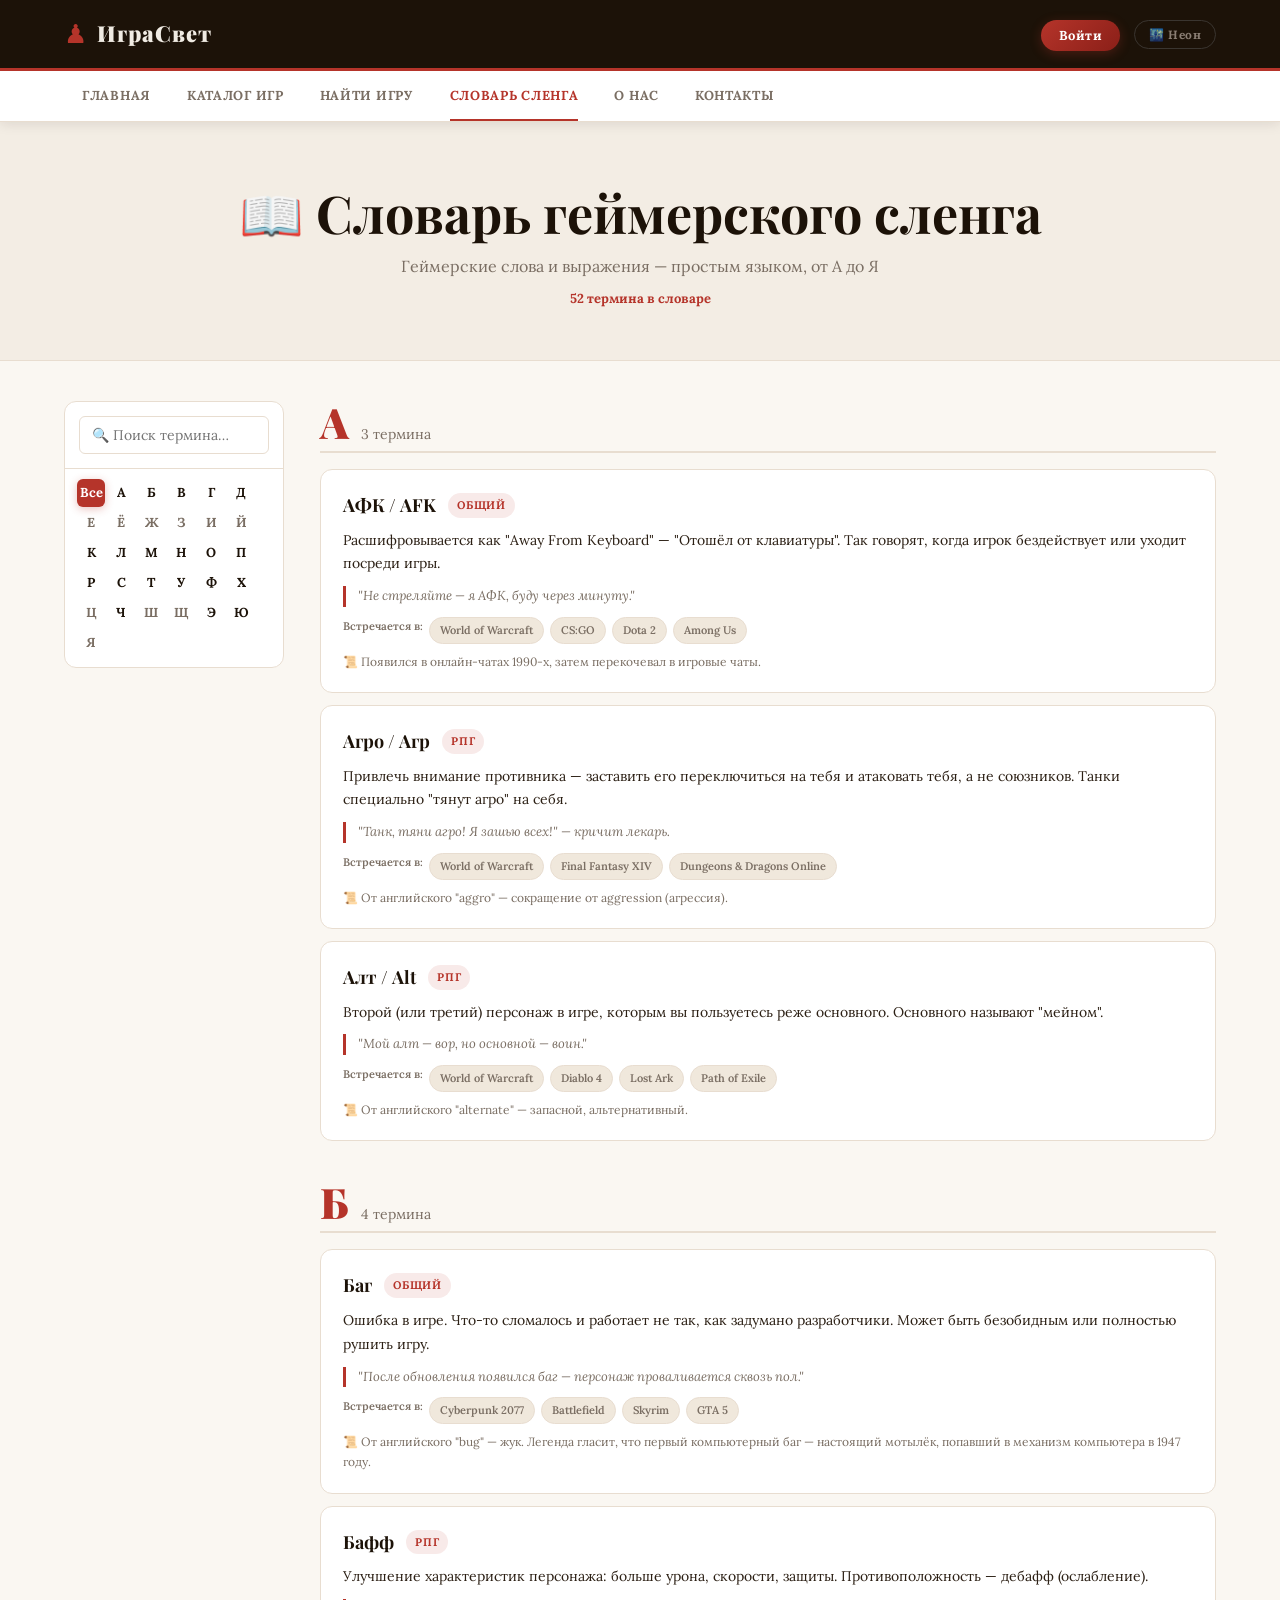
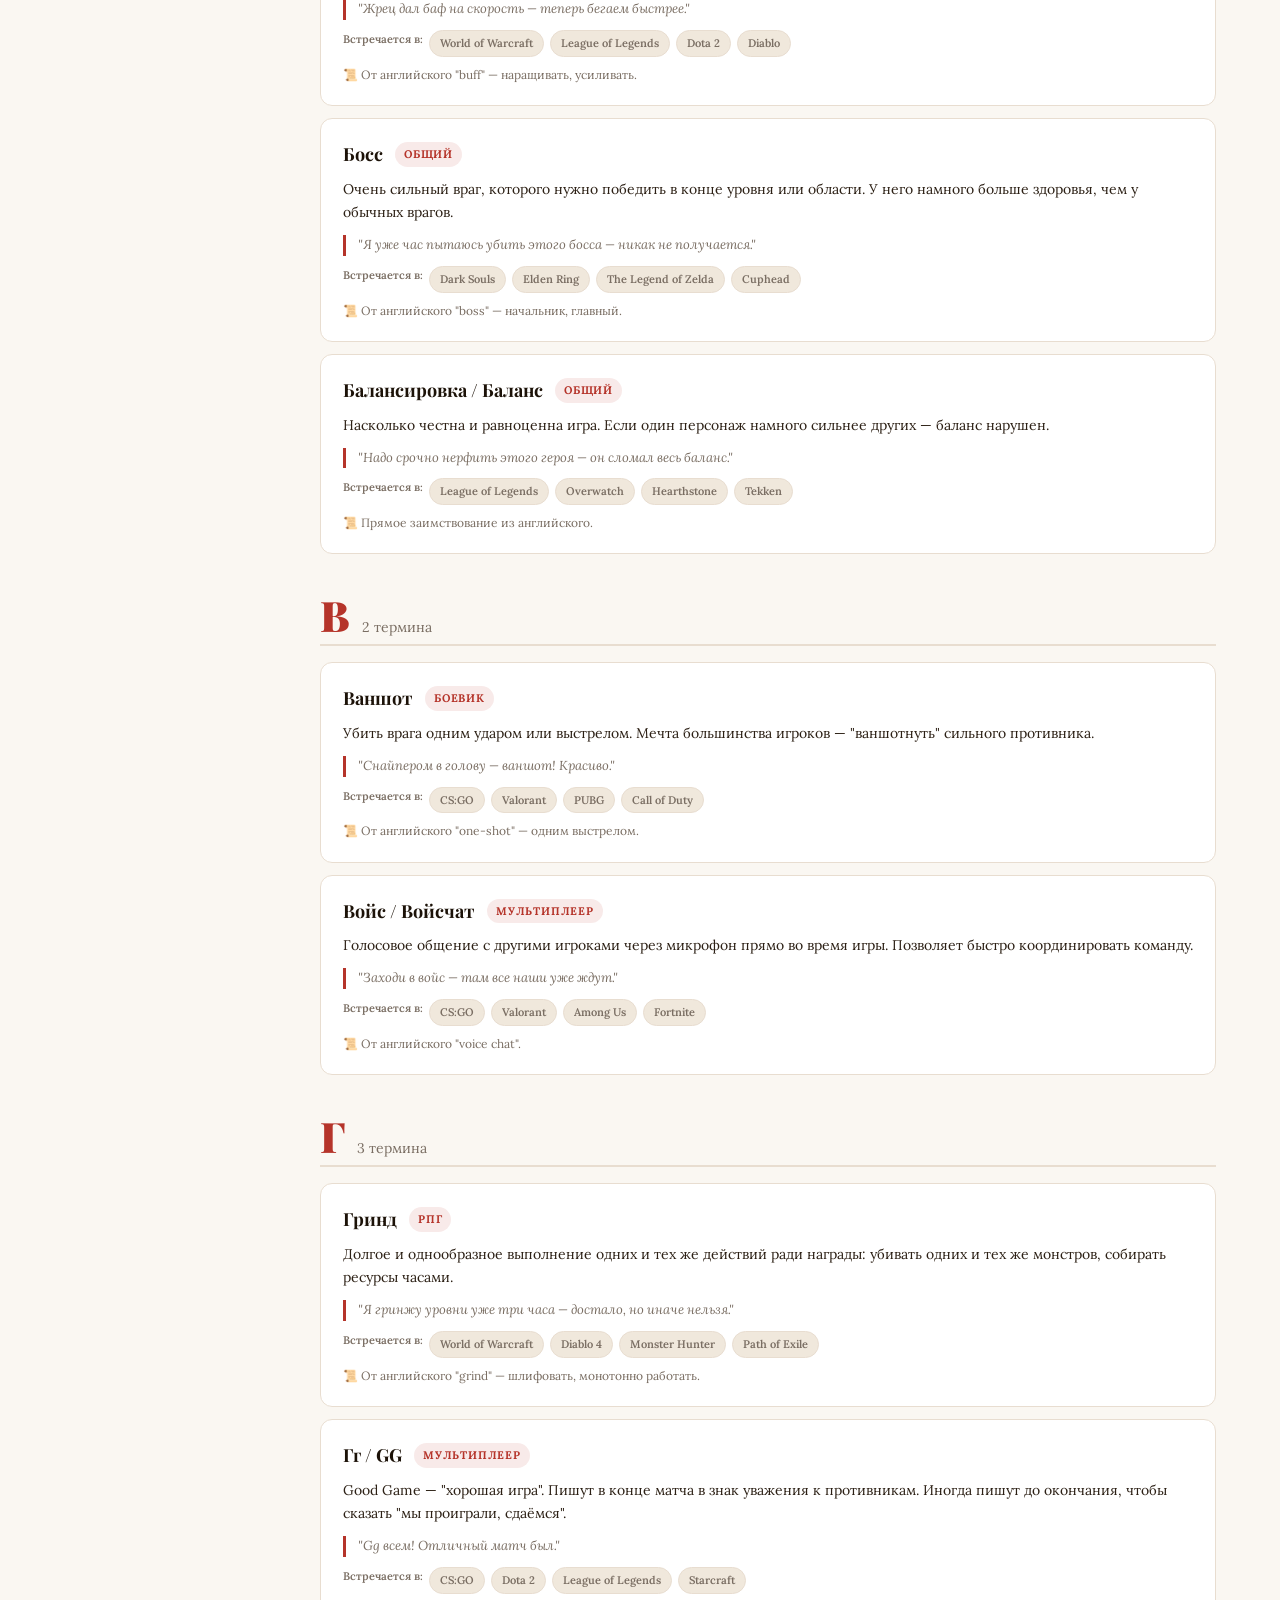
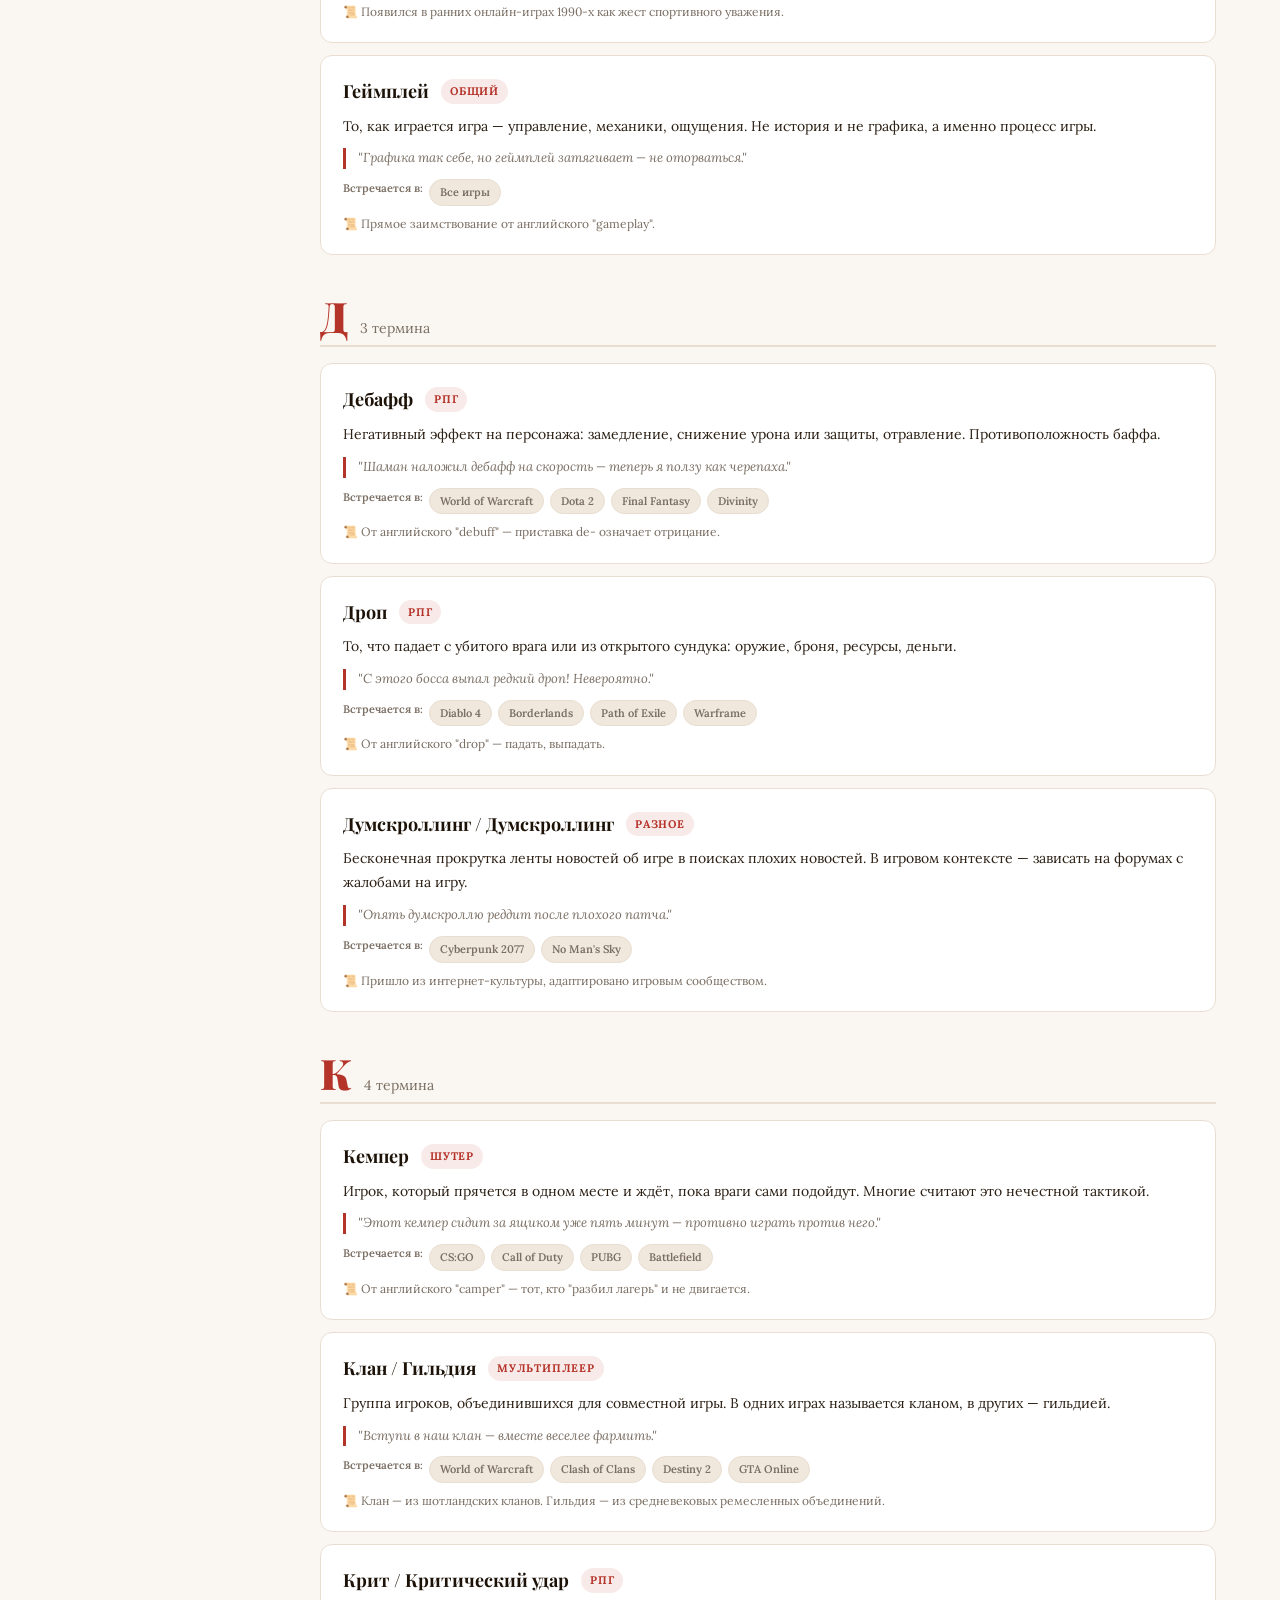
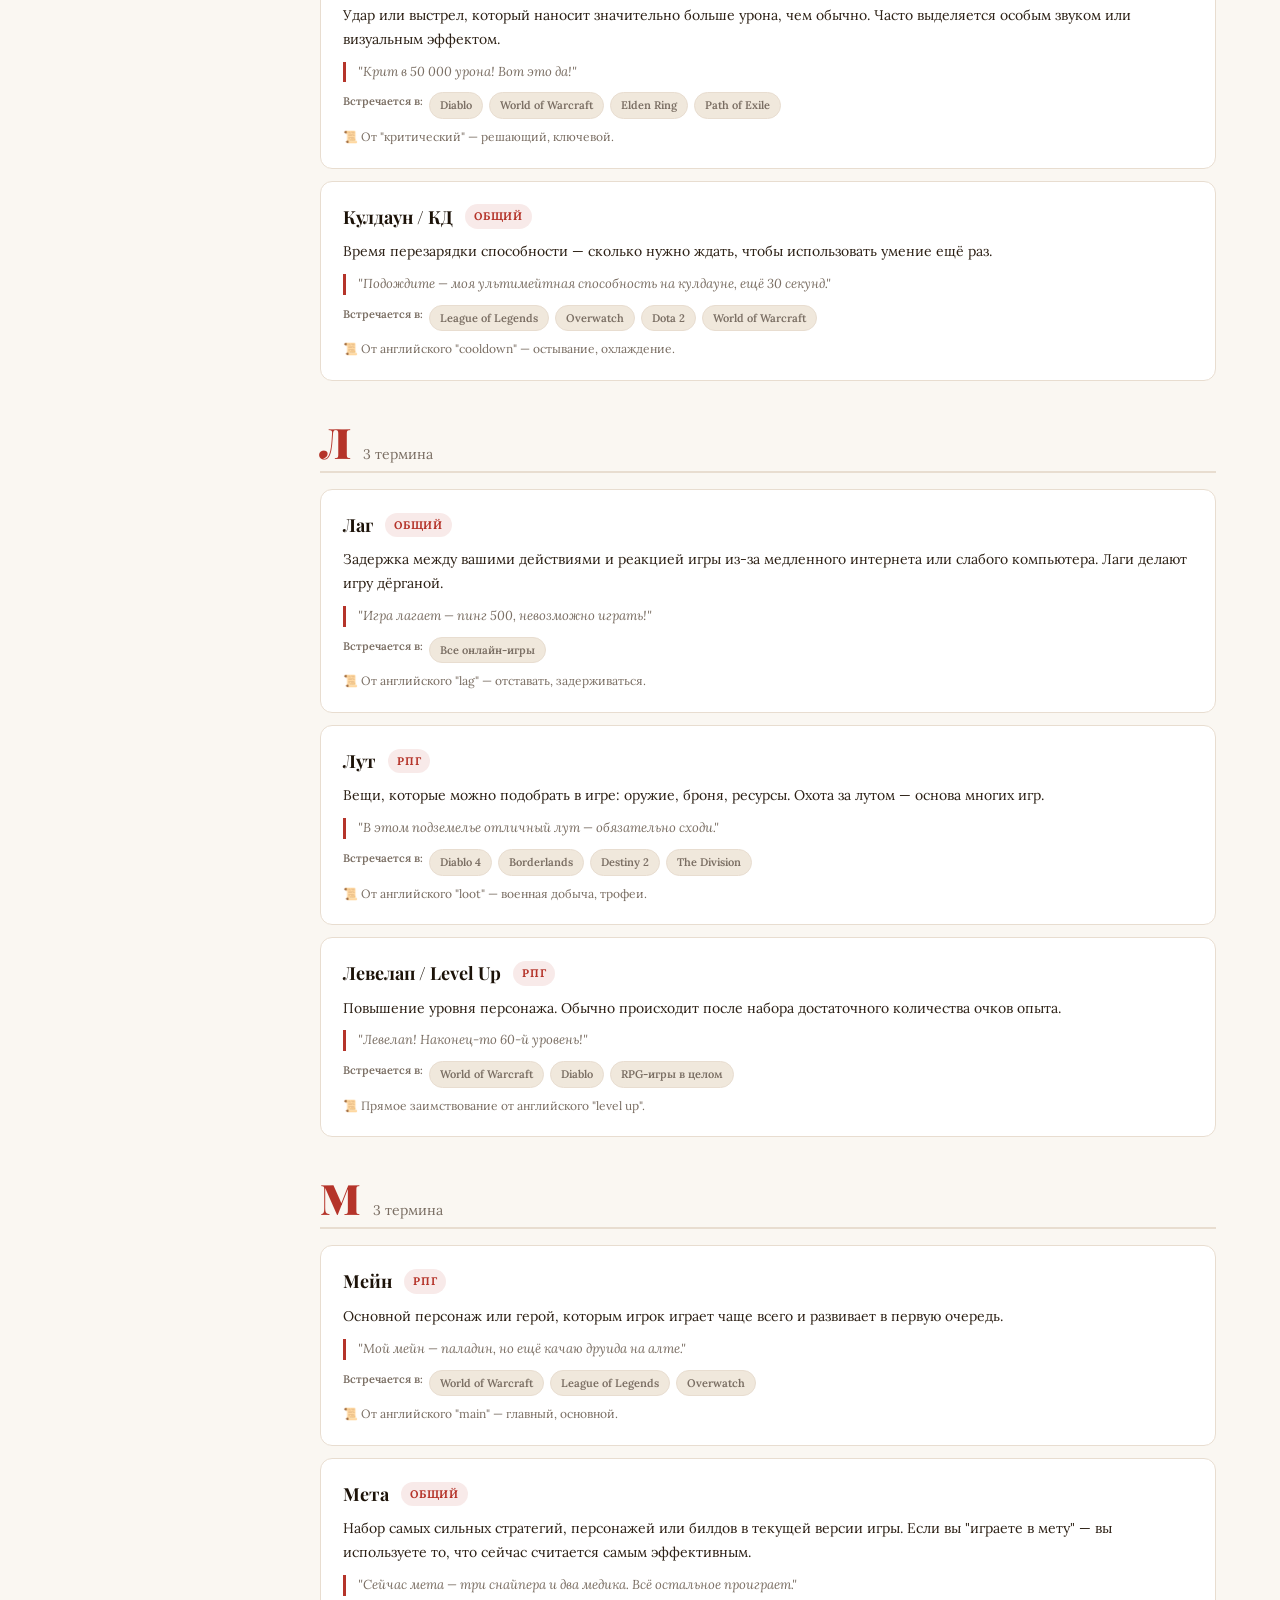
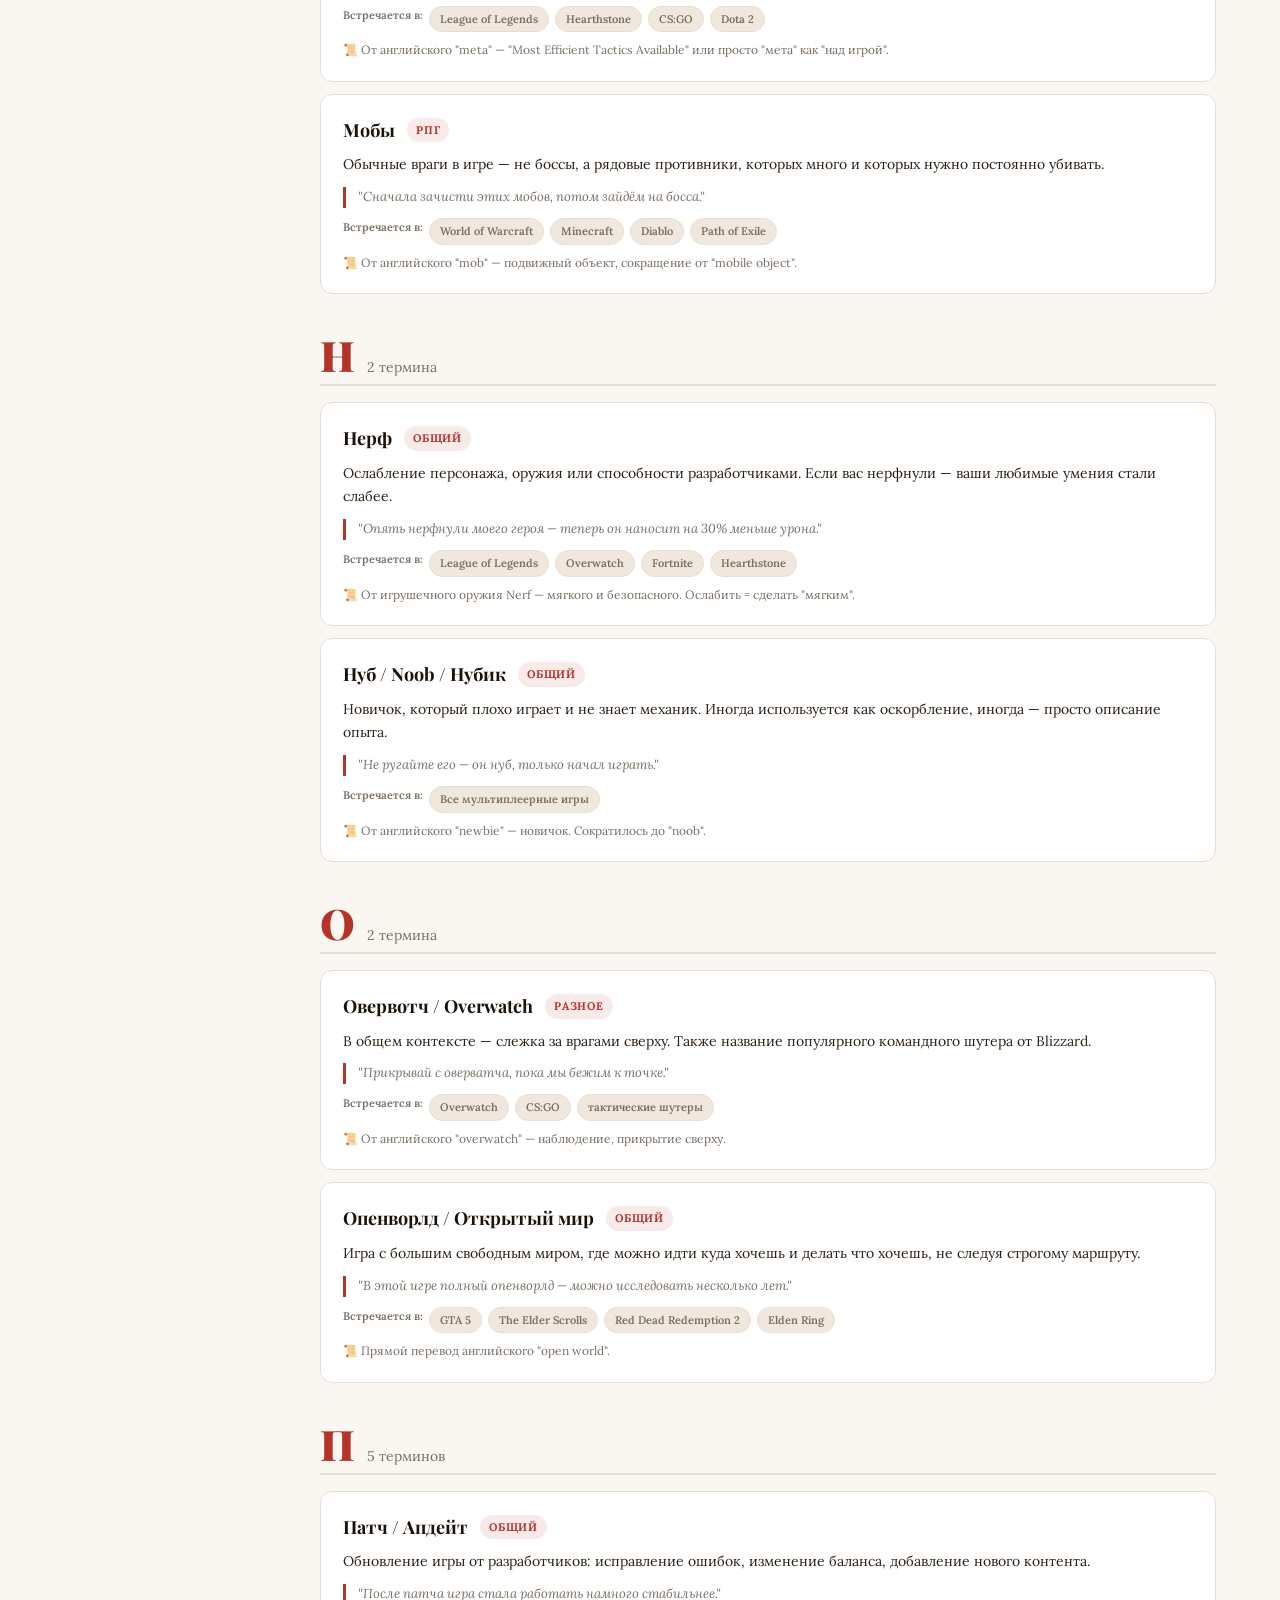
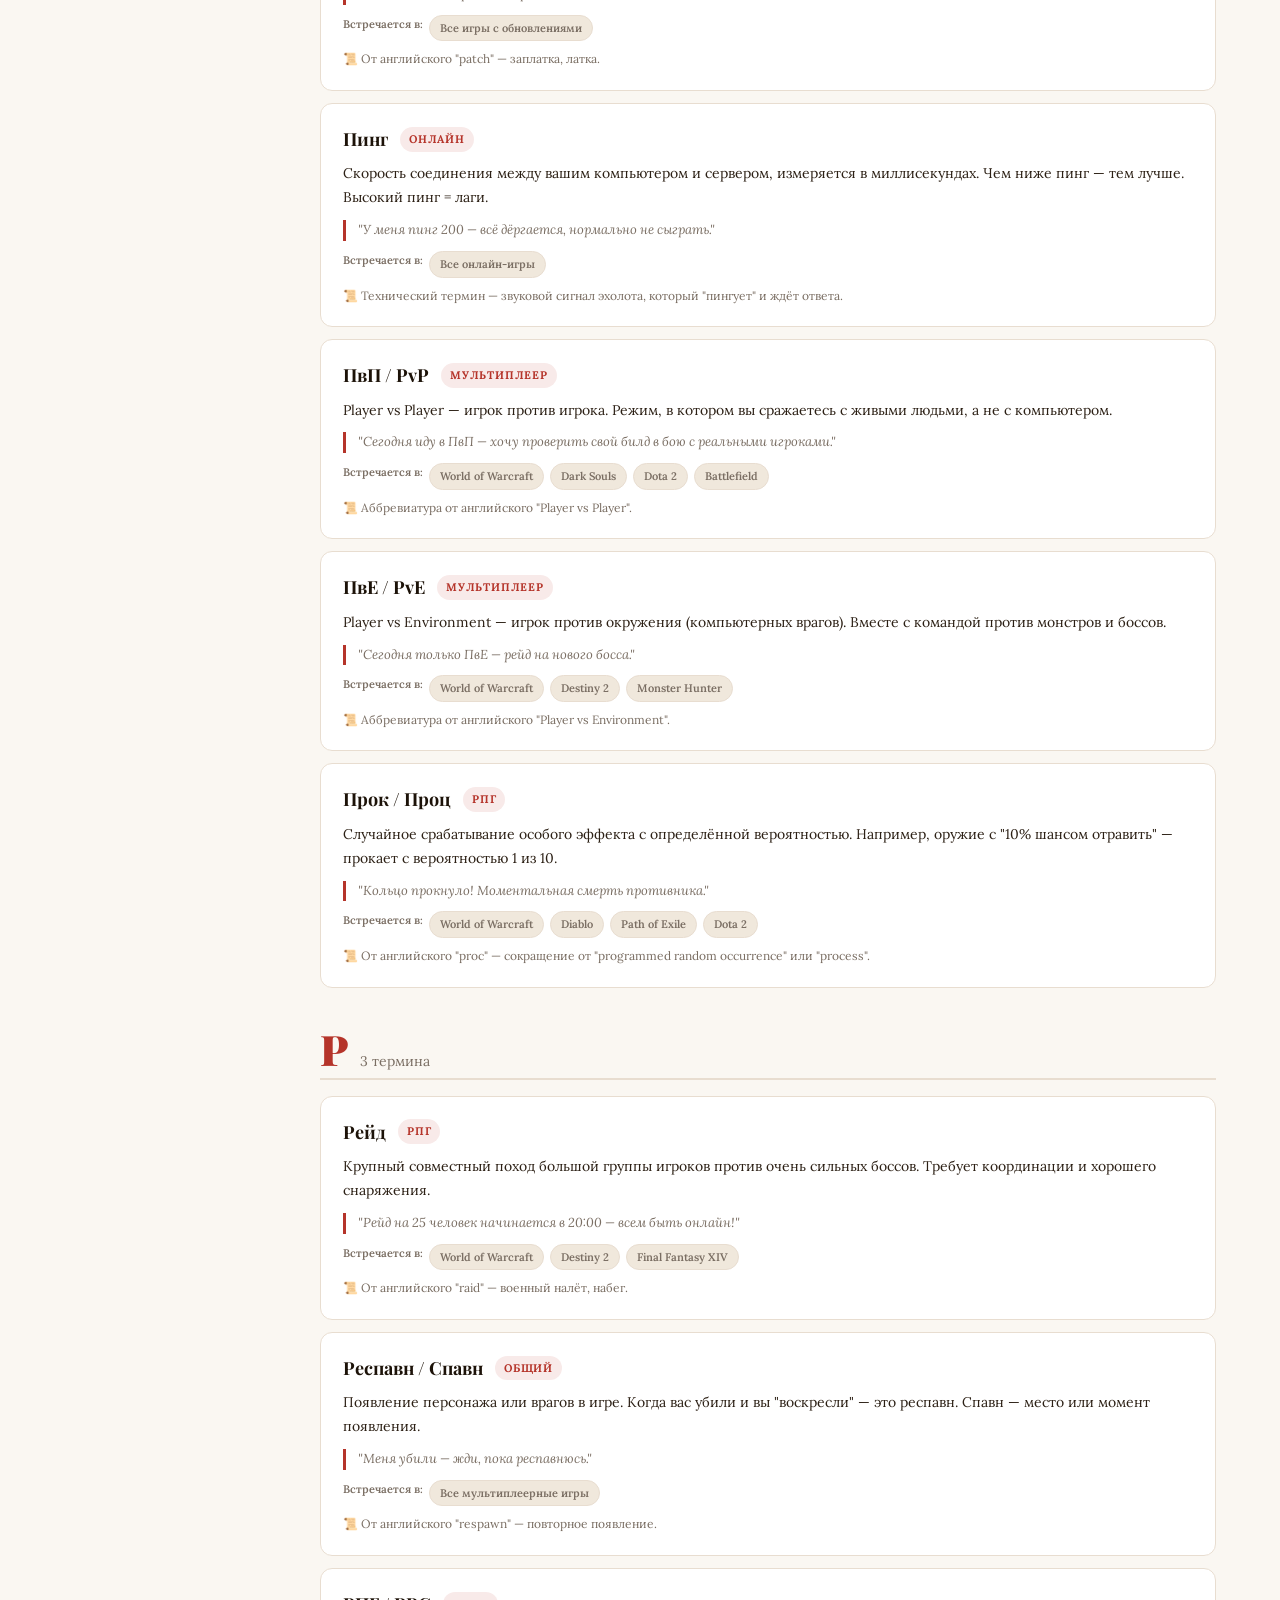
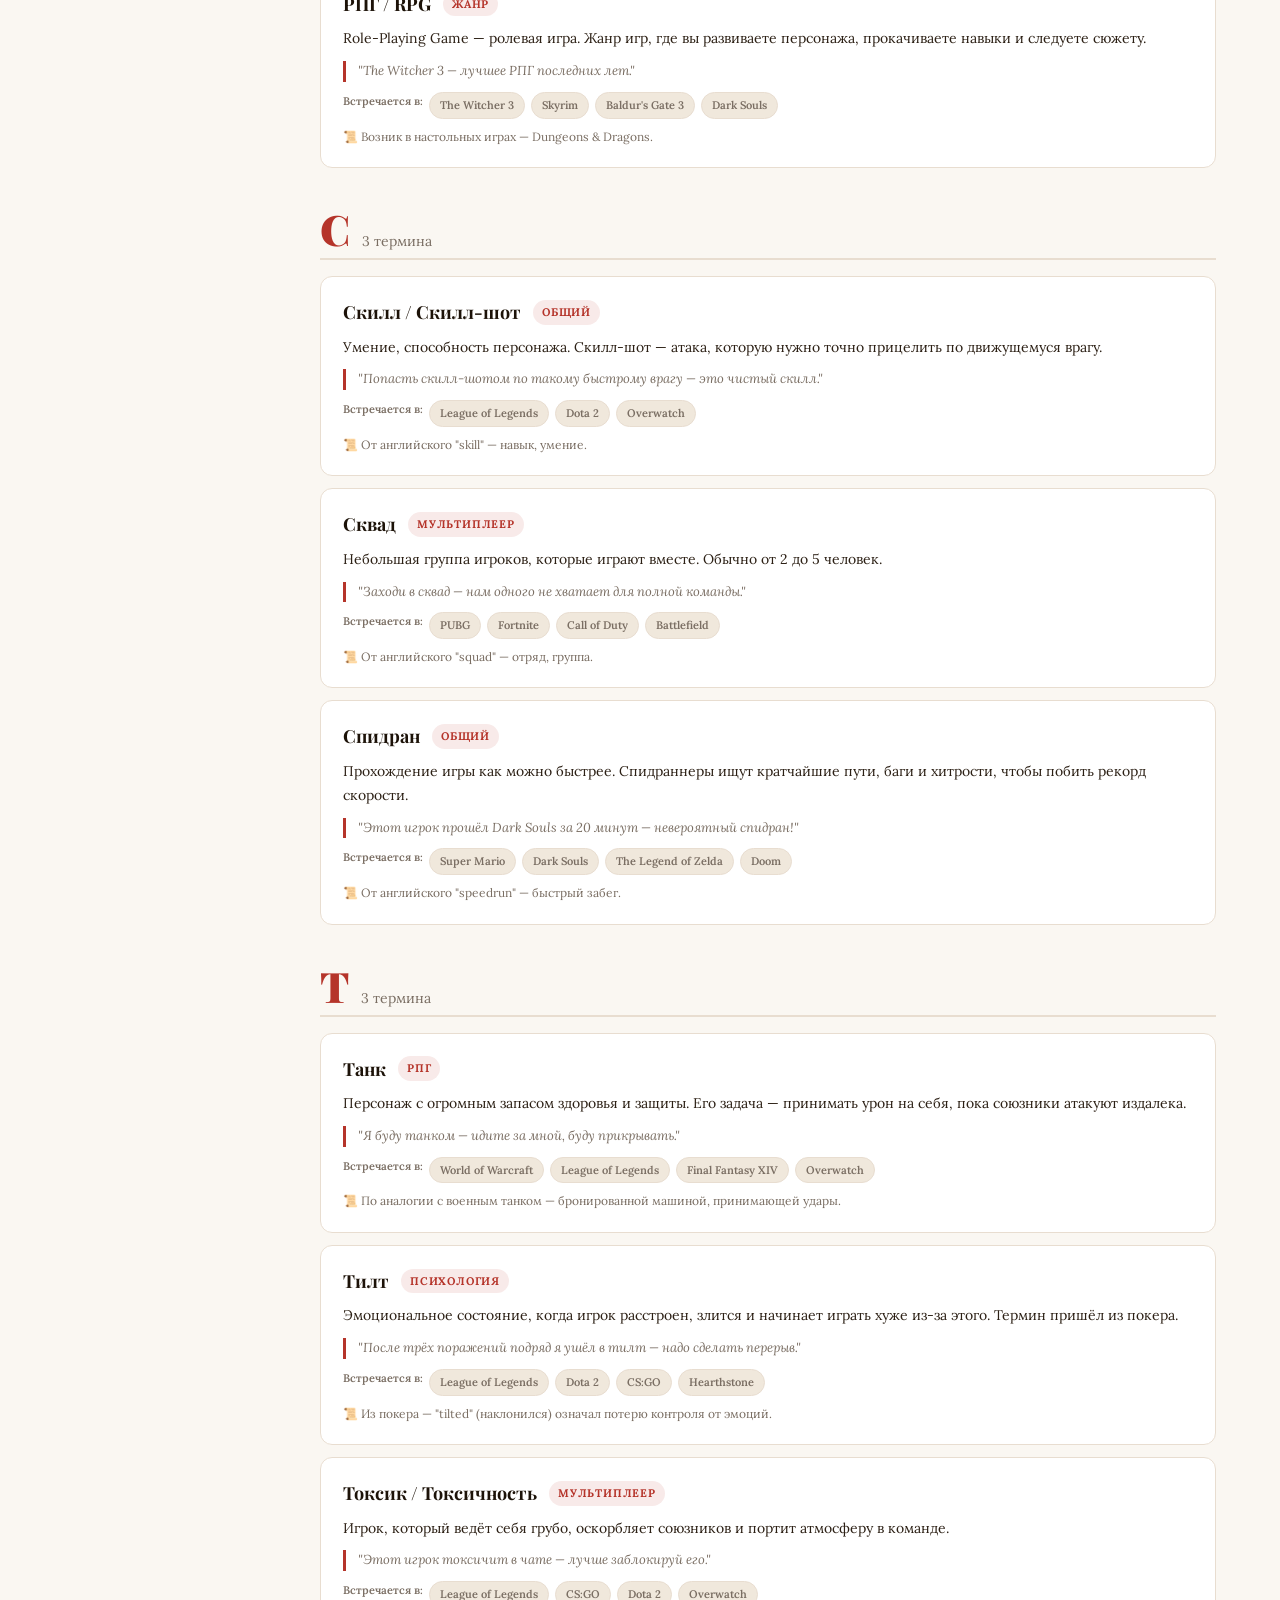
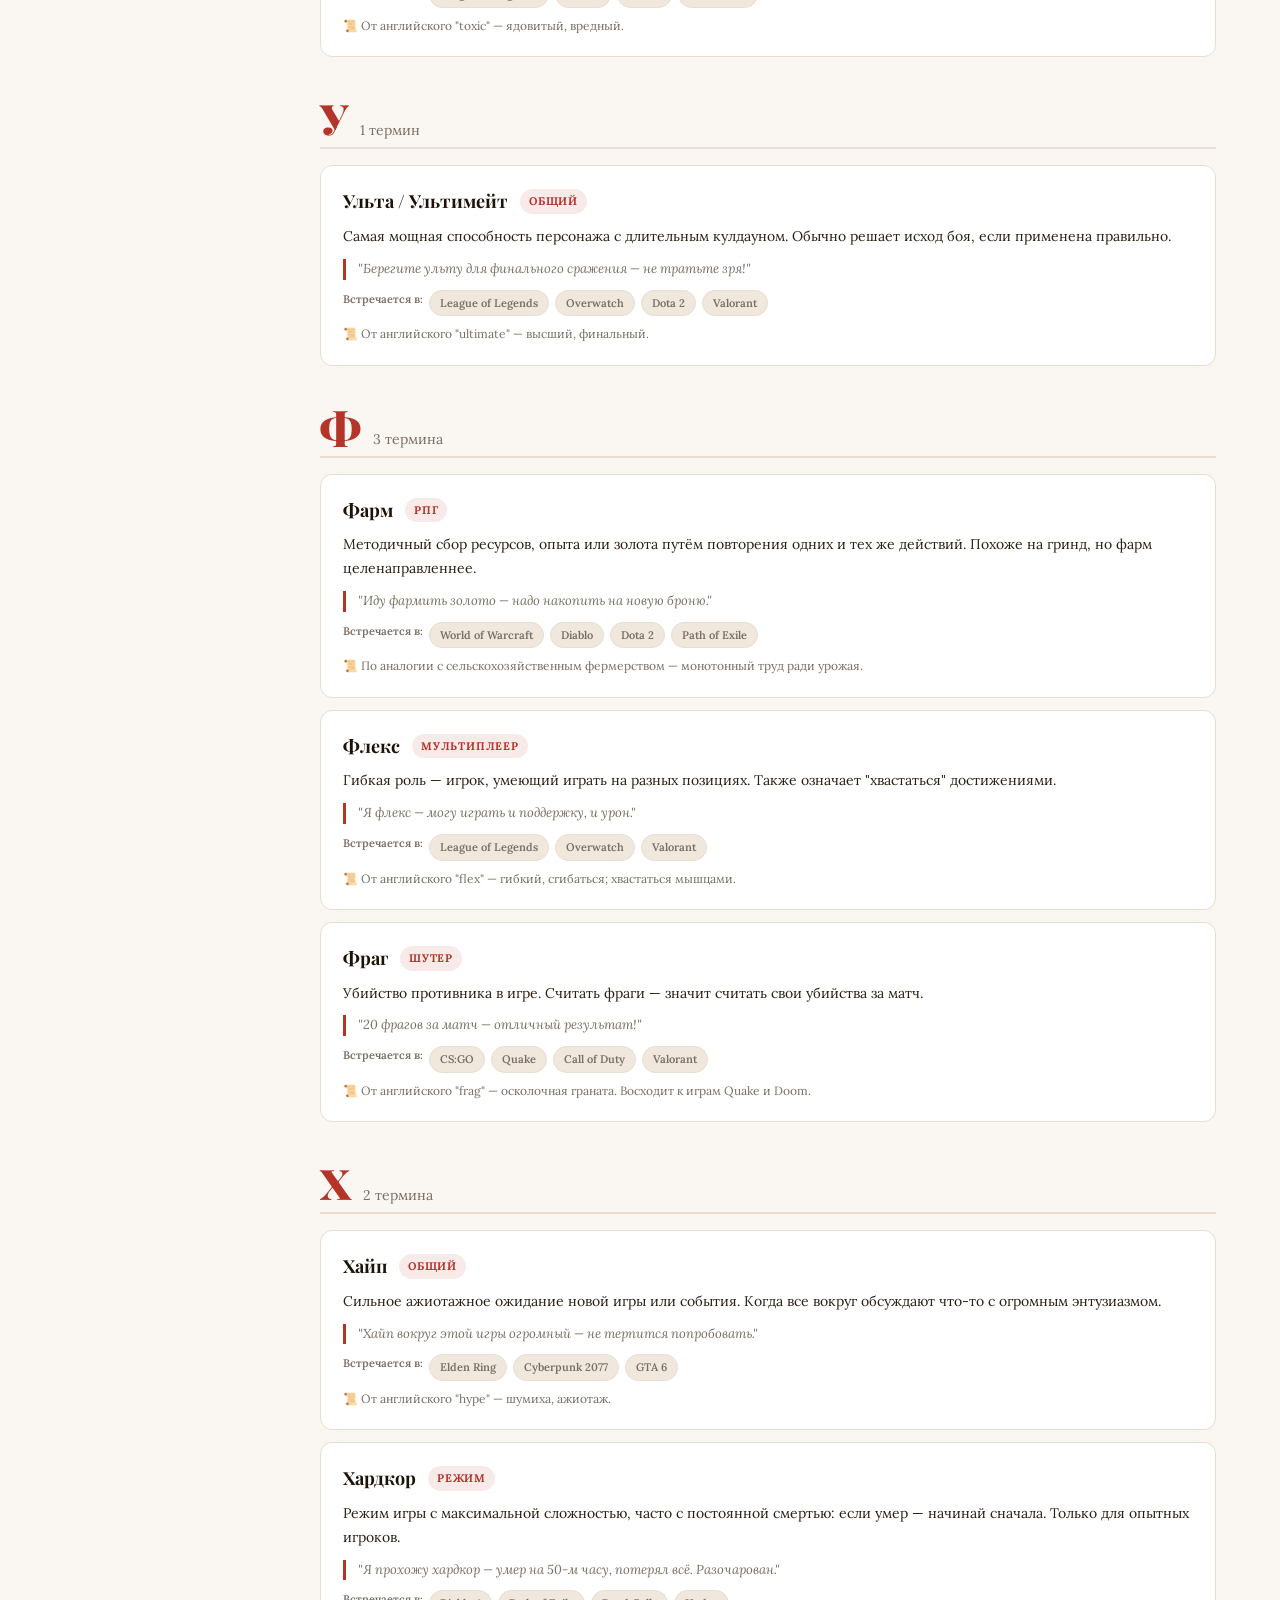
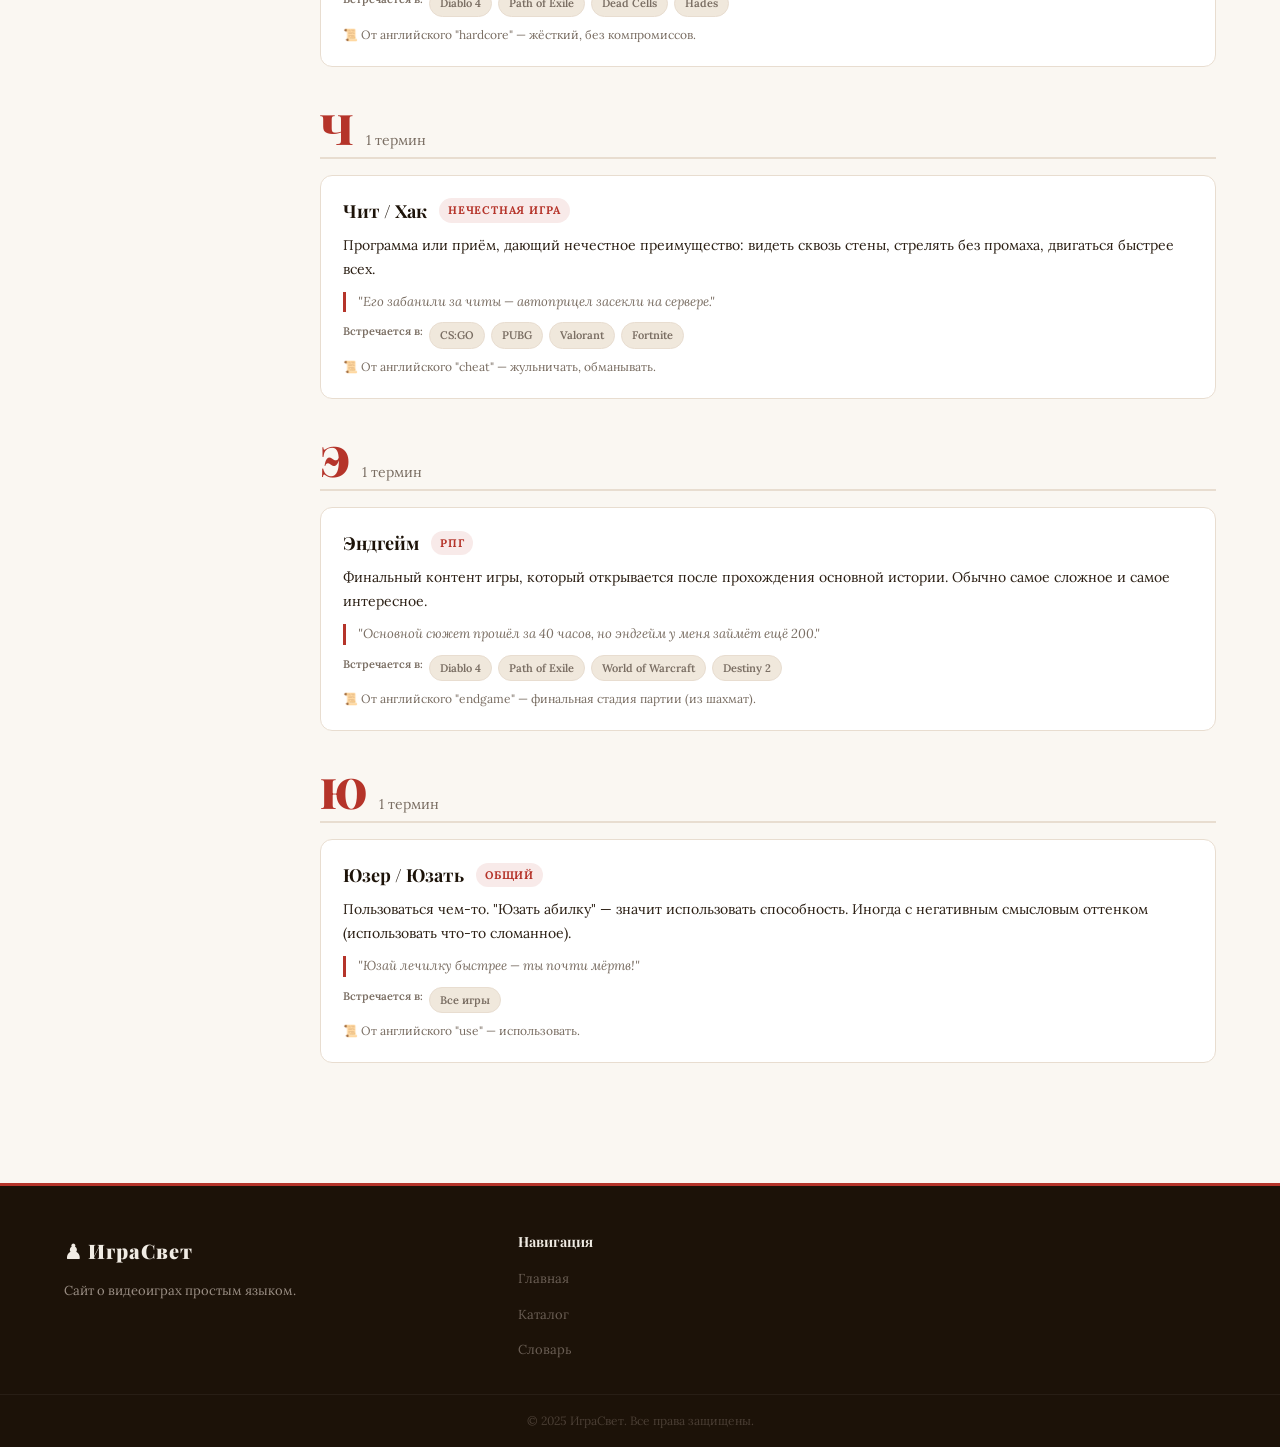
<file: slang.html>
<!DOCTYPE html>
<html lang="ru">
<head>
<meta charset="UTF-8"/>
<meta name="viewport" content="width=device-width,initial-scale=1.0"/>
<title>Словарь геймерского сленга — ИграСвет</title>
<link rel="stylesheet" href="style.css"/>
<script>(function(){ document.documentElement.setAttribute('data-theme', localStorage.getItem('igrasvet_theme')||'classic'); })();</script>
</head>
<body>

<header class="site-header">
  <div class="header-inner">
    <a href="index.html" class="logo"><span class="logo-icon">♟</span><span class="logo-text">ИграСвет</span></a>
    <div class="header-right">
      <div id="auth-nav-slot"></div>
      <button id="theme-btn" class="theme-btn" onclick="toggleTheme()">🌃 Неон</button>
    </div>
  </div>
</header>

<div id="nav-wrapper">
  <nav class="main-nav">
    <div class="nav-inner"><button class="nav-hamburger" onclick="toggleMobileNav()">☰</button></div>
    <ul>
      <li><a href="index.html">Главная</a></li>
      <li><a href="games.html">Каталог игр</a></li>
      <li><a href="search.html">Найти игру</a></li>
      <li><a href="slang.html" class="active">Словарь сленга</a></li>
      <li><a href="about.html">О нас</a></li>
      <li><a href="contacts.html">Контакты</a></li>
    </ul>
  </nav>
</div>

<section class="slang-hero">
  <h1 class="reveal">📖 Словарь геймерского сленга</h1>
  <p class="reveal">Геймерские слова и выражения — простым языком, от А до Я</p>
  <div class="slang-counter reveal" id="slang-counter"></div>
</section>

<div class="slang-layout">
  <!-- САЙДБАР -->
  <aside class="slang-sidebar">
    <div class="slang-search-wrap">
      <input class="slang-search" id="slang-search" placeholder="🔍 Поиск термина…" oninput="renderSlang()"/>
    </div>
    <div class="alpha-nav" id="alpha-nav"></div>
  </aside>

  <!-- СЛОВАРЬ -->
  <main id="slang-main"></main>
</div>

<footer class="site-footer">
  <div class="footer-inner">
    <div class="footer-col">
      <div class="footer-logo">♟ ИграСвет</div>
      <p>Сайт о видеоиграх простым языком.</p>
    </div>
    <div class="footer-col">
      <h4>Навигация</h4>
      <ul>
        <li><a href="index.html">Главная</a></li>
        <li><a href="games.html">Каталог</a></li>
        <li><a href="slang.html">Словарь</a></li>
      </ul>
    </div>
  </div>
  <div class="footer-bottom"><p>© 2025 ИграСвет. Все права защищены.</p></div>
</footer>

<script src="db.js"></script>
<script src="shared.js"></script>
<script>
updateThemeBtn();

// ══════════════════════════════════════════════════════════════
//  БАЗА СЛЕНГА
//  term, category, definition, example, games[], origin
// ══════════════════════════════════════════════════════════════
const SLANG = [
  // А
  { term:'АФК / AFK', letter:'А', category:'Общий',
    definition:'Расшифровывается как "Away From Keyboard" — "Отошёл от клавиатуры". Так говорят, когда игрок бездействует или уходит посреди игры.',
    example:'"Не стреляйте — я АФК, буду через минуту."',
    games:['World of Warcraft','CS:GO','Dota 2','Among Us'],
    origin:'Появился в онлайн-чатах 1990-х, затем перекочевал в игровые чаты.' },

  { term:'Агро / Агр', letter:'А', category:'РПГ',
    definition:'Привлечь внимание противника — заставить его переключиться на тебя и атаковать тебя, а не союзников. Танки специально "тянут агро" на себя.',
    example:'"Танк, тяни агро! Я зашью всех!" — кричит лекарь.',
    games:['World of Warcraft','Final Fantasy XIV','Dungeons & Dragons Online'],
    origin:'От английского "aggro" — сокращение от aggression (агрессия).' },

  { term:'Алт / Alt', letter:'А', category:'РПГ',
    definition:'Второй (или третий) персонаж в игре, которым вы пользуетесь реже основного. Основного называют "мейном".',
    example:'"Мой алт — вор, но основной — воин."',
    games:['World of Warcraft','Diablo 4','Lost Ark','Path of Exile'],
    origin:'От английского "alternate" — запасной, альтернативный.' },

  // Б
  { term:'Баг', letter:'Б', category:'Общий',
    definition:'Ошибка в игре. Что-то сломалось и работает не так, как задумано разработчики. Может быть безобидным или полностью рушить игру.',
    example:'"После обновления появился баг — персонаж проваливается сквозь пол."',
    games:['Cyberpunk 2077','Battlefield','Skyrim','GTA 5'],
    origin:'От английского "bug" — жук. Легенда гласит, что первый компьютерный баг — настоящий мотылёк, попавший в механизм компьютера в 1947 году.' },

  { term:'Бафф', letter:'Б', category:'РПГ',
    definition:'Улучшение характеристик персонажа: больше урона, скорости, защиты. Противоположность — дебафф (ослабление).',
    example:'"Жрец дал баф на скорость — теперь бегаем быстрее."',
    games:['World of Warcraft','League of Legends','Dota 2','Diablo'],
    origin:'От английского "buff" — наращивать, усиливать.' },

  { term:'Босс', letter:'Б', category:'Общий',
    definition:'Очень сильный враг, которого нужно победить в конце уровня или области. У него намного больше здоровья, чем у обычных врагов.',
    example:'"Я уже час пытаюсь убить этого босса — никак не получается."',
    games:['Dark Souls','Elden Ring','The Legend of Zelda','Cuphead'],
    origin:'От английского "boss" — начальник, главный.' },

  { term:'Балансировка / Баланс', letter:'Б', category:'Общий',
    definition:'Насколько честна и равноценна игра. Если один персонаж намного сильнее других — баланс нарушен.',
    example:'"Надо срочно нерфить этого героя — он сломал весь баланс."',
    games:['League of Legends','Overwatch','Hearthstone','Tekken'],
    origin:'Прямое заимствование из английского.' },

  // В
  { term:'Ваншот', letter:'В', category:'Боевик',
    definition:'Убить врага одним ударом или выстрелом. Мечта большинства игроков — "ваншотнуть" сильного противника.',
    example:'"Снайпером в голову — ваншот! Красиво."',
    games:['CS:GO','Valorant','PUBG','Call of Duty'],
    origin:'От английского "one-shot" — одним выстрелом.' },

  { term:'Войс / Войсчат', letter:'В', category:'Мультиплеер',
    definition:'Голосовое общение с другими игроками через микрофон прямо во время игры. Позволяет быстро координировать команду.',
    example:'"Заходи в войс — там все наши уже ждут."',
    games:['CS:GO','Valorant','Among Us','Fortnite'],
    origin:'От английского "voice chat".' },

  // Г
  { term:'Гринд', letter:'Г', category:'РПГ',
    definition:'Долгое и однообразное выполнение одних и тех же действий ради награды: убивать одних и тех же монстров, собирать ресурсы часами.',
    example:'"Я гринжу уровни уже три часа — достало, но иначе нельзя."',
    games:['World of Warcraft','Diablo 4','Monster Hunter','Path of Exile'],
    origin:'От английского "grind" — шлифовать, монотонно работать.' },

  { term:'Гг / GG', letter:'Г', category:'Мультиплеер',
    definition:'Good Game — "хорошая игра". Пишут в конце матча в знак уважения к противникам. Иногда пишут до окончания, чтобы сказать "мы проиграли, сдаёмся".',
    example:'"Gg всем! Отличный матч был."',
    games:['CS:GO','Dota 2','League of Legends','Starcraft'],
    origin:'Появился в ранних онлайн-играх 1990-х как жест спортивного уважения.' },

  { term:'Геймплей', letter:'Г', category:'Общий',
    definition:'То, как играется игра — управление, механики, ощущения. Не история и не графика, а именно процесс игры.',
    example:'"Графика так себе, но геймплей затягивает — не оторваться."',
    games:['Все игры'],
    origin:'Прямое заимствование от английского "gameplay".' },

  // Д
  { term:'Дебафф', letter:'Д', category:'РПГ',
    definition:'Негативный эффект на персонажа: замедление, снижение урона или защиты, отравление. Противоположность баффа.',
    example:'"Шаман наложил дебафф на скорость — теперь я ползу как черепаха."',
    games:['World of Warcraft','Dota 2','Final Fantasy','Divinity'],
    origin:'От английского "debuff" — приставка de- означает отрицание.' },

  { term:'Дроп', letter:'Д', category:'РПГ',
    definition:'То, что падает с убитого врага или из открытого сундука: оружие, броня, ресурсы, деньги.',
    example:'"С этого босса выпал редкий дроп! Невероятно."',
    games:['Diablo 4','Borderlands','Path of Exile','Warframe'],
    origin:'От английского "drop" — падать, выпадать.' },

  { term:'Думскроллинг / Думскроллинг', letter:'Д', category:'Разное',
    definition:'Бесконечная прокрутка ленты новостей об игре в поисках плохих новостей. В игровом контексте — зависать на форумах с жалобами на игру.',
    example:'"Опять думскроллю реддит после плохого патча."',
    games:['Cyberpunk 2077','No Man\'s Sky'],
    origin:'Пришло из интернет-культуры, адаптировано игровым сообществом.' },

  // К
  { term:'Кемпер', letter:'К', category:'Шутер',
    definition:'Игрок, который прячется в одном месте и ждёт, пока враги сами подойдут. Многие считают это нечестной тактикой.',
    example:'"Этот кемпер сидит за ящиком уже пять минут — противно играть против него."',
    games:['CS:GO','Call of Duty','PUBG','Battlefield'],
    origin:'От английского "camper" — тот, кто "разбил лагерь" и не двигается.' },

  { term:'Клан / Гильдия', letter:'К', category:'Мультиплеер',
    definition:'Группа игроков, объединившихся для совместной игры. В одних играх называется кланом, в других — гильдией.',
    example:'"Вступи в наш клан — вместе веселее фармить."',
    games:['World of Warcraft','Clash of Clans','Destiny 2','GTA Online'],
    origin:'Клан — из шотландских кланов. Гильдия — из средневековых ремесленных объединений.' },

  { term:'Крит / Критический удар', letter:'К', category:'РПГ',
    definition:'Удар или выстрел, который наносит значительно больше урона, чем обычно. Часто выделяется особым звуком или визуальным эффектом.',
    example:'"Крит в 50 000 урона! Вот это да!"',
    games:['Diablo','World of Warcraft','Elden Ring','Path of Exile'],
    origin:'От "критический" — решающий, ключевой.' },

  { term:'Кулдаун / КД', letter:'К', category:'Общий',
    definition:'Время перезарядки способности — сколько нужно ждать, чтобы использовать умение ещё раз.',
    example:'"Подождите — моя ультимейтная способность на кулдауне, ещё 30 секунд."',
    games:['League of Legends','Overwatch','Dota 2','World of Warcraft'],
    origin:'От английского "cooldown" — остывание, охлаждение.' },

  // Л
  { term:'Лаг', letter:'Л', category:'Общий',
    definition:'Задержка между вашими действиями и реакцией игры из-за медленного интернета или слабого компьютера. Лаги делают игру дёрганой.',
    example:'"Игра лагает — пинг 500, невозможно играть!"',
    games:['Все онлайн-игры'],
    origin:'От английского "lag" — отставать, задерживаться.' },

  { term:'Лут', letter:'Л', category:'РПГ',
    definition:'Вещи, которые можно подобрать в игре: оружие, броня, ресурсы. Охота за лутом — основа многих игр.',
    example:'"В этом подземелье отличный лут — обязательно сходи."',
    games:['Diablo 4','Borderlands','Destiny 2','The Division'],
    origin:'От английского "loot" — военная добыча, трофеи.' },

  { term:'Левелап / Level Up', letter:'Л', category:'РПГ',
    definition:'Повышение уровня персонажа. Обычно происходит после набора достаточного количества очков опыта.',
    example:'"Левелап! Наконец-то 60-й уровень!"',
    games:['World of Warcraft','Diablo','RPG-игры в целом'],
    origin:'Прямое заимствование от английского "level up".' },

  // М
  { term:'Мейн', letter:'М', category:'РПГ',
    definition:'Основной персонаж или герой, которым игрок играет чаще всего и развивает в первую очередь.',
    example:'"Мой мейн — паладин, но ещё качаю друида на алте."',
    games:['World of Warcraft','League of Legends','Overwatch'],
    origin:'От английского "main" — главный, основной.' },

  { term:'Мета', letter:'М', category:'Общий',
    definition:'Набор самых сильных стратегий, персонажей или билдов в текущей версии игры. Если вы "играете в мету" — вы используете то, что сейчас считается самым эффективным.',
    example:'"Сейчас мета — три снайпера и два медика. Всё остальное проиграет."',
    games:['League of Legends','Hearthstone','CS:GO','Dota 2'],
    origin:'От английского "meta" — "Most Efficient Tactics Available" или просто "мета" как "над игрой".' },

  { term:'Мобы', letter:'М', category:'РПГ',
    definition:'Обычные враги в игре — не боссы, а рядовые противники, которых много и которых нужно постоянно убивать.',
    example:'"Сначала зачисти этих мобов, потом зайдём на босса."',
    games:['World of Warcraft','Minecraft','Diablo','Path of Exile'],
    origin:'От английского "mob" — подвижный объект, сокращение от "mobile object".' },

  // Н
  { term:'Нерф', letter:'Н', category:'Общий',
    definition:'Ослабление персонажа, оружия или способности разработчиками. Если вас нерфнули — ваши любимые умения стали слабее.',
    example:'"Опять нерфнули моего героя — теперь он наносит на 30% меньше урона."',
    games:['League of Legends','Overwatch','Fortnite','Hearthstone'],
    origin:'От игрушечного оружия Nerf — мягкого и безопасного. Ослабить = сделать "мягким".' },

  { term:'Нуб / Noob / Нубик', letter:'Н', category:'Общий',
    definition:'Новичок, который плохо играет и не знает механик. Иногда используется как оскорбление, иногда — просто описание опыта.',
    example:'"Не ругайте его — он нуб, только начал играть."',
    games:['Все мультиплеерные игры'],
    origin:'От английского "newbie" — новичок. Сократилось до "noob".' },

  // О
  { term:'Овервотч / Overwatch', letter:'О', category:'Разное',
    definition:'В общем контексте — слежка за врагами сверху. Также название популярного командного шутера от Blizzard.',
    example:'"Прикрывай с оверватча, пока мы бежим к точке."',
    games:['Overwatch','CS:GO','тактические шутеры'],
    origin:'От английского "overwatch" — наблюдение, прикрытие сверху.' },

  { term:'Опенворлд / Открытый мир', letter:'О', category:'Общий',
    definition:'Игра с большим свободным миром, где можно идти куда хочешь и делать что хочешь, не следуя строгому маршруту.',
    example:'"В этой игре полный опенворлд — можно исследовать несколько лет."',
    games:['GTA 5','The Elder Scrolls','Red Dead Redemption 2','Elden Ring'],
    origin:'Прямой перевод английского "open world".' },

  // П
  { term:'Патч / Апдейт', letter:'П', category:'Общий',
    definition:'Обновление игры от разработчиков: исправление ошибок, изменение баланса, добавление нового контента.',
    example:'"После патча игра стала работать намного стабильнее."',
    games:['Все игры с обновлениями'],
    origin:'От английского "patch" — заплатка, латка.' },

  { term:'Пинг', letter:'П', category:'Онлайн',
    definition:'Скорость соединения между вашим компьютером и сервером, измеряется в миллисекундах. Чем ниже пинг — тем лучше. Высокий пинг = лаги.',
    example:'"У меня пинг 200 — всё дёргается, нормально не сыграть."',
    games:['Все онлайн-игры'],
    origin:'Технический термин — звуковой сигнал эхолота, который "пингует" и ждёт ответа.' },

  { term:'ПвП / PvP', letter:'П', category:'Мультиплеер',
    definition:'Player vs Player — игрок против игрока. Режим, в котором вы сражаетесь с живыми людьми, а не с компьютером.',
    example:'"Сегодня иду в ПвП — хочу проверить свой билд в бою с реальными игроками."',
    games:['World of Warcraft','Dark Souls','Dota 2','Battlefield'],
    origin:'Аббревиатура от английского "Player vs Player".' },

  { term:'ПвЕ / PvE', letter:'П', category:'Мультиплеер',
    definition:'Player vs Environment — игрок против окружения (компьютерных врагов). Вместе с командой против монстров и боссов.',
    example:'"Сегодня только ПвЕ — рейд на нового босса."',
    games:['World of Warcraft','Destiny 2','Monster Hunter'],
    origin:'Аббревиатура от английского "Player vs Environment".' },

  { term:'Прок / Проц', letter:'П', category:'РПГ',
    definition:'Случайное срабатывание особого эффекта с определённой вероятностью. Например, оружие с "10% шансом отравить" — прокает с вероятностью 1 из 10.',
    example:'"Кольцо прокнуло! Моментальная смерть противника."',
    games:['World of Warcraft','Diablo','Path of Exile','Dota 2'],
    origin:'От английского "proc" — сокращение от "programmed random occurrence" или "process".' },

  // Р
  { term:'Рейд', letter:'Р', category:'РПГ',
    definition:'Крупный совместный поход большой группы игроков против очень сильных боссов. Требует координации и хорошего снаряжения.',
    example:'"Рейд на 25 человек начинается в 20:00 — всем быть онлайн!"',
    games:['World of Warcraft','Destiny 2','Final Fantasy XIV'],
    origin:'От английского "raid" — военный налёт, набег.' },

  { term:'Респавн / Спавн', letter:'Р', category:'Общий',
    definition:'Появление персонажа или врагов в игре. Когда вас убили и вы "воскресли" — это респавн. Спавн — место или момент появления.',
    example:'"Меня убили — жди, пока респавнюсь."',
    games:['Все мультиплеерные игры'],
    origin:'От английского "respawn" — повторное появление.' },

  { term:'РПГ / RPG', letter:'Р', category:'Жанр',
    definition:'Role-Playing Game — ролевая игра. Жанр игр, где вы развиваете персонажа, прокачиваете навыки и следуете сюжету.',
    example:'"The Witcher 3 — лучшее РПГ последних лет."',
    games:['The Witcher 3','Skyrim','Baldur\'s Gate 3','Dark Souls'],
    origin:'Возник в настольных играх — Dungeons & Dragons.' },

  // С
  { term:'Скилл / Скилл-шот', letter:'С', category:'Общий',
    definition:'Умение, способность персонажа. Скилл-шот — атака, которую нужно точно прицелить по движущемуся врагу.',
    example:'"Попасть скилл-шотом по такому быстрому врагу — это чистый скилл."',
    games:['League of Legends','Dota 2','Overwatch'],
    origin:'От английского "skill" — навык, умение.' },

  { term:'Сквад', letter:'С', category:'Мультиплеер',
    definition:'Небольшая группа игроков, которые играют вместе. Обычно от 2 до 5 человек.',
    example:'"Заходи в сквад — нам одного не хватает для полной команды."',
    games:['PUBG','Fortnite','Call of Duty','Battlefield'],
    origin:'От английского "squad" — отряд, группа.' },

  { term:'Спидран', letter:'С', category:'Общий',
    definition:'Прохождение игры как можно быстрее. Спидраннеры ищут кратчайшие пути, баги и хитрости, чтобы побить рекорд скорости.',
    example:'"Этот игрок прошёл Dark Souls за 20 минут — невероятный спидран!"',
    games:['Super Mario','Dark Souls','The Legend of Zelda','Doom'],
    origin:'От английского "speedrun" — быстрый забег.' },

  // Т
  { term:'Танк', letter:'Т', category:'РПГ',
    definition:'Персонаж с огромным запасом здоровья и защиты. Его задача — принимать урон на себя, пока союзники атакуют издалека.',
    example:'"Я буду танком — идите за мной, буду прикрывать."',
    games:['World of Warcraft','League of Legends','Final Fantasy XIV','Overwatch'],
    origin:'По аналогии с военным танком — бронированной машиной, принимающей удары.' },

  { term:'Тилт', letter:'Т', category:'Психология',
    definition:'Эмоциональное состояние, когда игрок расстроен, злится и начинает играть хуже из-за этого. Термин пришёл из покера.',
    example:'"После трёх поражений подряд я ушёл в тилт — надо сделать перерыв."',
    games:['League of Legends','Dota 2','CS:GO','Hearthstone'],
    origin:'Из покера — "tilted" (наклонился) означал потерю контроля от эмоций.' },

  { term:'Токсик / Токсичность', letter:'Т', category:'Мультиплеер',
    definition:'Игрок, который ведёт себя грубо, оскорбляет союзников и портит атмосферу в команде.',
    example:'"Этот игрок токсичит в чате — лучше заблокируй его."',
    games:['League of Legends','CS:GO','Dota 2','Overwatch'],
    origin:'От английского "toxic" — ядовитый, вредный.' },

  // У
  { term:'Ульта / Ультимейт', letter:'У', category:'Общий',
    definition:'Самая мощная способность персонажа с длительным кулдауном. Обычно решает исход боя, если применена правильно.',
    example:'"Берегите ульту для финального сражения — не тратьте зря!"',
    games:['League of Legends','Overwatch','Dota 2','Valorant'],
    origin:'От английского "ultimate" — высший, финальный.' },

  // Ф
  { term:'Фарм', letter:'Ф', category:'РПГ',
    definition:'Методичный сбор ресурсов, опыта или золота путём повторения одних и тех же действий. Похоже на гринд, но фарм целенаправленнее.',
    example:'"Иду фармить золото — надо накопить на новую броню."',
    games:['World of Warcraft','Diablo','Dota 2','Path of Exile'],
    origin:'По аналогии с сельскохозяйственным фермерством — монотонный труд ради урожая.' },

  { term:'Флекс', letter:'Ф', category:'Мультиплеер',
    definition:'Гибкая роль — игрок, умеющий играть на разных позициях. Также означает "хвастаться" достижениями.',
    example:'"Я флекс — могу играть и поддержку, и урон."',
    games:['League of Legends','Overwatch','Valorant'],
    origin:'От английского "flex" — гибкий, сгибаться; хвастаться мышцами.' },

  { term:'Фраг', letter:'Ф', category:'Шутер',
    definition:'Убийство противника в игре. Считать фраги — значит считать свои убийства за матч.',
    example:'"20 фрагов за матч — отличный результат!"',
    games:['CS:GO','Quake','Call of Duty','Valorant'],
    origin:'От английского "frag" — осколочная граната. Восходит к играм Quake и Doom.' },

  // Х
  { term:'Хайп', letter:'Х', category:'Общий',
    definition:'Сильное ажиотажное ожидание новой игры или события. Когда все вокруг обсуждают что-то с огромным энтузиазмом.',
    example:'"Хайп вокруг этой игры огромный — не терпится попробовать."',
    games:['Elden Ring','Cyberpunk 2077','GTA 6'],
    origin:'От английского "hype" — шумиха, ажиотаж.' },

  { term:'Хардкор', letter:'Х', category:'Режим',
    definition:'Режим игры с максимальной сложностью, часто с постоянной смертью: если умер — начинай сначала. Только для опытных игроков.',
    example:'"Я прохожу хардкор — умер на 50-м часу, потерял всё. Разочарован."',
    games:['Diablo 4','Path of Exile','Dead Cells','Hades'],
    origin:'От английского "hardcore" — жёсткий, без компромиссов.' },

  // Ч
  { term:'Чит / Хак', letter:'Ч', category:'Нечестная игра',
    definition:'Программа или приём, дающий нечестное преимущество: видеть сквозь стены, стрелять без промаха, двигаться быстрее всех.',
    example:'"Его забанили за читы — автоприцел засекли на сервере."',
    games:['CS:GO','PUBG','Valorant','Fortnite'],
    origin:'От английского "cheat" — жульничать, обманывать.' },

  // Э
  { term:'Эндгейм', letter:'Э', category:'РПГ',
    definition:'Финальный контент игры, который открывается после прохождения основной истории. Обычно самое сложное и самое интересное.',
    example:'"Основной сюжет прошёл за 40 часов, но эндгейм у меня займёт ещё 200."',
    games:['Diablo 4','Path of Exile','World of Warcraft','Destiny 2'],
    origin:'От английского "endgame" — финальная стадия партии (из шахмат).' },

  // Ю
  { term:'Юзер / Юзать', letter:'Ю', category:'Общий',
    definition:'Пользоваться чем-то. "Юзать абилку" — значит использовать способность. Иногда с негативным смысловым оттенком (использовать что-то сломанное).',
    example:'"Юзай лечилку быстрее — ты почти мёртв!"',
    games:['Все игры'],
    origin:'От английского "use" — использовать.' },
];

// ══════════════════════════════════════════════════════════════
//  РЕНДЕР
// ══════════════════════════════════════════════════════════════
updateThemeBtn();

let activeAlpha = '';

function renderSlang() {
  const q   = (document.getElementById('slang-search')?.value || '').toLowerCase().trim();
  const main = document.getElementById('slang-main');

  // Фильтрация
  let items = SLANG;
  if (q)          items = items.filter(s =>
    s.term.toLowerCase().includes(q) ||
    s.definition.toLowerCase().includes(q) ||
    (s.games||[]).some(g => g.toLowerCase().includes(q))
  );
  if (activeAlpha) items = items.filter(s => s.letter === activeAlpha);

  // Обновить счётчик
  document.getElementById('slang-counter').textContent = `${items.length} ${plural(items.length,'термин','термина','терминов')} в словаре`;

  if (!items.length) {
    main.innerHTML = `<div class="slang-empty"><span class="big">🔍</span><h3>Ничего не найдено</h3><p>Попробуйте другой запрос или выберите другую букву.</p></div>`;
    return;
  }

  // Группировка по буквам
  const grouped = {};
  items.forEach(s => {
    const l = s.letter || s.term[0].toUpperCase();
    if (!grouped[l]) grouped[l] = [];
    grouped[l].push(s);
  });

  main.innerHTML = Object.keys(grouped).sort().map(letter => `
    <div class="slang-letter-group" id="letter-${letter}">
      <div class="slang-letter-header">
        ${letter}
        <span>${grouped[letter].length} ${plural(grouped[letter].length,'термин','термина','терминов')}</span>
      </div>
      ${grouped[letter].map(s => `
        <div class="slang-card reveal">
          <div class="slang-card-head">
            <div class="slang-term">${esc(s.term)}</div>
            <div class="slang-category">${esc(s.category)}</div>
          </div>
          <div class="slang-definition">${esc(s.definition)}</div>
          ${s.example ? `<div class="slang-example">${esc(s.example)}</div>` : ''}
          ${s.games?.length ? `
            <div class="slang-games">
              <span style="font-size:11px;color:var(--muted);font-weight:600;">Встречается в: </span>
              ${s.games.map(g => `<span class="slang-game-tag">${esc(g)}</span>`).join('')}
            </div>` : ''}
          ${s.origin ? `<div class="slang-origin">📜 ${esc(s.origin)}</div>` : ''}
        </div>`).join('')}
    </div>`).join('');

  // Перезапустить reveal для новых элементов
  initScrollReveal();
}

function renderAlphaNav() {
  const letters = [...new Set(SLANG.map(s => s.letter || s.term[0].toUpperCase()))].sort();
  const all = 'АБВГДЕЁЖЗИЙКЛМНОПРСТУФХЦЧШЩЭЮЯ'.split('');
  const nav = document.getElementById('alpha-nav');
  nav.innerHTML = `<button class="alpha-btn active ${!activeAlpha?'active':''}" onclick="setAlpha('')">Все</button>` +
    all.map(l => {
      const has = letters.includes(l);
      return `<button class="alpha-btn ${has?'has-terms':''} ${activeAlpha===l?'active':''}" onclick="setAlpha('${l}')">${l}</button>`;
    }).join('');
}

function setAlpha(l) {
  activeAlpha = l;
  renderAlphaNav();
  renderSlang();
}

function plural(n, one, few, many) {
  const abs = Math.abs(n) % 100;
  const mod = abs % 10;
  if (abs > 10 && abs < 20) return many;
  if (mod > 1 && mod < 5) return few;
  if (mod === 1) return one;
  return many;
}

// Init
renderAlphaNav();
renderSlang();
</script>
</body>
</html>
</file>
<file: style.css>
/* ══════════════════════════════════════════════════════════════
   ИграСвет v4 — Полный редизайн
   Темы: Классика (редакционная) + Неон (кибер)
   ══════════════════════════════════════════════════════════════ */

@import url('https://fonts.googleapis.com/css2?family=Playfair+Display:ital,wght@0,700;0,900;1,700&family=Lora:ital,wght@0,400;0,600;1,400&family=Orbitron:wght@600;700;900&family=Space+Mono:ital,wght@0,400;0,700;1,400&display=swap');

/* ── КЛАССИЧЕСКАЯ ТЕМА ── */
:root {
  --bg:         #FAF7F2;
  --bg2:        #F3EDE4;
  --surface:    #FFFFFF;
  --surface2:   #F5F0E8;
  --dark:       #1C1208;
  --text:       #2C2015;
  --accent:     #B5342A;
  --accent2:    #2E5741;
  --accent-rgb: 181,52,42;
  --muted:      #7A6E63;
  --border:     #E8DDD0;
  --shadow:     rgba(28,18,8,0.10);
  --shadow-lg:  rgba(28,18,8,0.20);
  --shadow-xl:  rgba(28,18,8,0.30);
  --font-h:     'Playfair Display', Georgia, serif;
  --font-b:     'Lora', Georgia, serif;
  --r:          6px;
  --r-lg:       12px;
  --max-w:      1200px;
  --header-bg:  #1C1208;
  --header-border: #B5342A;
  --nav-bg:     rgba(255,255,255,0.96);
  --card-bg:    #FFFFFF;
  --card-border:#E8DDD0;
  --glow:       none;
  --hero-grad:  linear-gradient(135deg, #FAF7F2 0%, #F0E8DC 100%);
  --accent-grad:linear-gradient(135deg, #B5342A, #8B1F18);
  --tag-bg:     #F0E8DC;
  --input-bg:   #FFFFFF;
  --pill-bg:    #F0E8DC;
  --pill-active:#B5342A;
}

/* ── НЕОНОВАЯ ТЕМА ── */
[data-theme="neon"] {
  --bg:         #070B14;
  --bg2:        #0B1120;
  --surface:    #0D1525;
  --surface2:   #111E35;
  --dark:       #E2ECF8;
  --text:       #C4D4E8;
  --accent:     #A855F7;
  --accent2:    #22D3EE;
  --accent-rgb: 168,85,247;
  --muted:      #4E6180;
  --border:     #1A2D50;
  --shadow:     rgba(168,85,247,0.12);
  --shadow-lg:  rgba(168,85,247,0.25);
  --shadow-xl:  rgba(168,85,247,0.40);
  --font-h:     'Orbitron', 'Playfair Display', sans-serif;
  --font-b:     'Space Mono', monospace;
  --header-bg:  #04060E;
  --header-border: #A855F7;
  --nav-bg:     rgba(7,11,20,0.90);
  --card-bg:    rgba(13,21,37,0.75);
  --card-border:rgba(168,85,247,0.20);
  --glow:       0 0 25px rgba(168,85,247,0.35);
  --hero-grad:  linear-gradient(135deg, #070B14 0%, #0D1525 100%);
  --accent-grad:linear-gradient(135deg, #A855F7, #7C3AED);
  --tag-bg:     rgba(168,85,247,0.10);
  --input-bg:   rgba(13,21,37,0.80);
  --pill-bg:    rgba(168,85,247,0.08);
  --pill-active:#A855F7;
}

/* ── RESET & BASE ── */
*,*::before,*::after { box-sizing:border-box; margin:0; padding:0; }
html { scroll-behavior:smooth; }

body {
  background: var(--bg);
  color: var(--text);
  font-family: var(--font-b);
  font-size: 16px;
  line-height: 1.7;
  overflow-x: hidden;
}
/* Только смена темы получает плавный переход */
body.theme-transitioning,
body.theme-transitioning * {
  transition: background .25s, color .25s, border-color .25s, box-shadow .25s !important;
}

/* Neon grid background */
[data-theme="neon"] body::before {
  content: '';
  position: fixed;
  inset: 0;
  background-image:
    linear-gradient(rgba(168,85,247,0.04) 1px, transparent 1px),
    linear-gradient(90deg, rgba(168,85,247,0.04) 1px, transparent 1px);
  background-size: 50px 50px;
  pointer-events: none;
  z-index: 0;
}
/* Neon orb glow */
[data-theme="neon"] body::after {
  content: '';
  position: fixed;
  top: -200px; right: -200px;
  width: 600px; height: 600px;
  background: radial-gradient(circle, rgba(168,85,247,0.06) 0%, transparent 70%);
  pointer-events: none;
  z-index: 0;
  animation: orbFloat 12s ease-in-out infinite;
}
@keyframes orbFloat {
  0%,100% { transform: translate(0,0); }
  33% { transform: translate(-60px,40px); }
  66% { transform: translate(40px,-30px); }
}

a { color: var(--accent); text-decoration: none; transition: color .2s; }
a:hover { text-decoration: underline; }
h1,h2,h3,h4 { font-family: var(--font-h); line-height: 1.2; color: var(--dark); }
p { margin-bottom: 1em; }
p:last-child { margin-bottom: 0; }
input,textarea,select,button { font-family: var(--font-b); font-size: 15px; }

[data-theme="neon"] h1,
[data-theme="neon"] h2,
[data-theme="neon"] h3 { letter-spacing: 1.5px; }

/* ── SCROLL REVEAL ── */
.reveal {
  opacity: 0;
  transform: translateY(16px);
  transition: opacity .4s ease, transform .4s ease;
}
.reveal.revealed {
  opacity: 1;
  transform: none;
}

/* ── HEADER ── */
.site-header {
  background: var(--header-bg);
  color: #f0ebe3;
  padding: 12px 0;
  border-bottom: 3px solid var(--header-border);
  position: relative;
  z-index: 200;
}
[data-theme="neon"] .site-header {
  box-shadow: 0 2px 40px rgba(168,85,247,0.25);
}
.header-inner {
  max-width: var(--max-w);
  margin: 0 auto;
  padding: 0 24px;
  display: flex;
  align-items: center;
  justify-content: space-between;
  gap: 12px;
  flex-wrap: wrap;
}
.logo { display:flex; align-items:center; gap:10px; text-decoration:none; }
.logo-icon { font-size: 26px; color: var(--accent); }
.logo-text {
  font-family: var(--font-h);
  font-size: 22px;
  font-weight: 900;
  color: #f0ebe3;
  letter-spacing: 1px;
  transition: color .2s;
}
[data-theme="neon"] .logo-text {
  color: var(--accent);
  text-shadow: 0 0 20px rgba(168,85,247,0.7);
}
.logo:hover .logo-text { color: var(--accent); text-decoration: none; }

.header-right { display:flex; align-items:center; gap:14px; flex-wrap:wrap; }
.header-contacts {
  display: flex; align-items: center; gap:14px;
  font-size: 12px; color: #8a7e74; flex-wrap: wrap;
}
[data-theme="neon"] .header-contacts { color: #3A5070; }
.socials { display:flex; gap:6px; }
.socials a {
  color: #8a7e74; font-size:11px; font-weight:700; text-transform:uppercase;
  border: 1px solid #3a3530; padding: 3px 8px; border-radius: 3px;
  transition: all .2s;
}
.socials a:hover { color: var(--accent); border-color: var(--accent); text-decoration:none; }
[data-theme="neon"] .socials a { border-color: #1e2d45; color: #3A5070; }
[data-theme="neon"] .socials a:hover { box-shadow: 0 0 10px rgba(168,85,247,0.5); }

.theme-btn {
  background: transparent;
  border: 1px solid #3a3530;
  color: #8a7e74;
  padding: 6px 14px;
  border-radius: 20px;
  font-size: 12px;
  font-weight: 700;
  cursor: pointer;
  transition: all .25s;
  white-space: nowrap;
  letter-spacing: .5px;
}
.theme-btn:hover { border-color: var(--accent); color: var(--accent); }
[data-theme="neon"] .theme-btn {
  border-color: var(--accent);
  color: var(--accent);
  box-shadow: 0 0 12px rgba(168,85,247,0.3);
}

/* ── NAVIGATION ── */
.main-nav {
  background: var(--nav-bg);
  border-bottom: 1px solid var(--border);
  position: sticky;
  top: 0;
  z-index: 100;
  box-shadow: 0 2px 12px var(--shadow);
  backdrop-filter: blur(16px);
  -webkit-backdrop-filter: blur(16px);
}
.main-nav ul {
  max-width: var(--max-w);
  margin: 0 auto;
  padding: 0 24px;
  display: flex;
  list-style: none;
  overflow-x: auto;
  scrollbar-width: none;
  align-items: center;
  gap: 0;
}
.main-nav ul::-webkit-scrollbar { display:none; }
.main-nav ul li a {
  display: block;
  padding: 14px 18px;
  font-size: 13px;
  font-weight: 700;
  letter-spacing: .7px;
  text-transform: uppercase;
  color: var(--muted);
  text-decoration: none;
  transition: color .2s, background .2s;
  white-space: nowrap;
  position: relative;
}
.main-nav ul li a::after {
  content: '';
  position: absolute;
  bottom: 0; left: 18px; right: 18px; height: 2px;
  background: var(--accent);
  transform: scaleX(0);
  transition: transform .25s;
}
.main-nav ul li a:hover { color: var(--accent); }
.main-nav ul li a:hover::after { transform: scaleX(1); }
.main-nav ul li a.active { color: var(--accent); }
.main-nav ul li a.active::after { transform: scaleX(1); }

/* Hamburger */
.nav-hamburger {
  display: none;
  background: none;
  border: 1px solid var(--border);
  color: var(--text);
  width: 36px; height: 36px;
  border-radius: 6px;
  cursor: pointer;
  font-size: 18px;
  align-items: center;
  justify-content: center;
  margin-left: auto;
  flex-shrink: 0;
}
.nav-mobile-open .main-nav ul {
  flex-direction: column;
  align-items: flex-start;
  padding: 8px 24px;
}
@media (max-width: 640px) {
  .nav-hamburger { display: flex; }
  .main-nav ul { display: none; }
  .nav-mobile-open .main-nav ul { display: flex; }
  .main-nav ul li { width: 100%; }
  .main-nav ul li a { padding: 12px 0; }
  .main-nav ul li a::after { left: 0; right: auto; width: 3px; height: 100%; top: 0; bottom: 0; }
}
.nav-inner {
  display: flex;
  align-items: center;
  max-width: var(--max-w);
  margin: 0 auto;
  padding: 0 24px;
}

/* ── HERO ── */
.hero {
  background: var(--hero-grad);
  padding: 80px 24px 90px;
  max-width: 100%;
  display: flex;
  align-items: center;
  gap: 40px;
  overflow: hidden;
  position: relative;
}
[data-theme="neon"] .hero {
  border-bottom: 1px solid var(--border);
}
.hero > div:first-child {
  max-width: var(--max-w);
  margin: 0 auto;
  flex: 1;
  position: relative;
  z-index: 1;
}
.hero-label {
  font-size: 12px;
  font-weight: 700;
  letter-spacing: 3px;
  text-transform: uppercase;
  color: var(--accent);
  margin-bottom: 16px;
}
[data-theme="neon"] .hero-label {
  text-shadow: 0 0 15px rgba(168,85,247,0.8);
  animation: labelPulse 2s ease-in-out infinite;
}
@keyframes labelPulse {
  0%,100% { opacity: 1; }
  50% { opacity: .7; }
}

.hero h1 {
  font-size: clamp(40px, 6vw, 80px);
  font-weight: 900;
  line-height: 1.05;
  color: var(--dark);
  margin-bottom: 24px;
}
[data-theme="neon"] .hero h1 {
  background: linear-gradient(135deg, #A855F7 0%, #22D3EE 50%, #EC4899 100%);
  -webkit-background-clip: text;
  -webkit-text-fill-color: transparent;
  background-clip: text;
  filter: drop-shadow(0 0 30px rgba(168,85,247,0.4));
}
.hero h1 em { font-style: italic; color: var(--accent); }
[data-theme="neon"] .hero h1 em { color: inherit; }

.hero-sub {
  font-size: 17px;
  color: var(--muted);
  max-width: 540px;
  margin-bottom: 36px;
  line-height: 1.75;
}

.hero-inner {
  max-width: var(--max-w);
  margin: 0 auto;
  display: flex;
  align-items: center;
  gap: 60px;
  width: 100%;
}
.hero-content { flex: 1; }
.hero-deco {
  flex-shrink: 0;
  position: relative;
  width: 280px;
  height: 280px;
}
.deco-circle {
  position: absolute;
  border-radius: 50%;
  animation: spin 20s linear infinite;
}
.c1 {
  width: 280px; height: 280px;
  border: 2px dashed rgba(181,52,42,0.15);
  top: 0; left: 0;
}
.c2 {
  width: 200px; height: 200px;
  border: 2px solid rgba(181,52,42,0.10);
  top: 40px; left: 40px;
  animation-direction: reverse;
  animation-duration: 15s;
}
[data-theme="neon"] .c1 {
  border-color: rgba(168,85,247,0.25);
  box-shadow: 0 0 30px rgba(168,85,247,0.1);
}
[data-theme="neon"] .c2 {
  border-color: rgba(34,211,238,0.20);
}
@keyframes spin {
  from { transform: rotate(0deg); }
  to   { transform: rotate(360deg); }
}

.floating-cards {
  position: absolute;
  inset: 0;
  display: flex;
  flex-wrap: wrap;
  align-items: center;
  justify-content: center;
  gap: 8px;
  padding: 40px;
}
.fcard {
  background: var(--surface);
  border: 1px solid var(--card-border);
  border-radius: var(--r-lg);
  padding: 8px 14px;
  font-size: 13px;
  font-weight: 600;
  color: var(--dark);
  box-shadow: 0 4px 12px var(--shadow);
  transition: transform .18s, box-shadow .18s;
  animation: cardFloat var(--dur, 4s) ease-in-out infinite;
  animation-delay: var(--delay, 0s);
}
.fcard:nth-child(1)  { --dur:4.2s; --delay:0s; }
.fcard:nth-child(2)  { --dur:3.8s; --delay:0.5s; }
.fcard:nth-child(3)  { --dur:4.5s; --delay:1s; }
.fcard:nth-child(4)  { --dur:3.6s; --delay:1.5s; }
.fcard:nth-child(5)  { --dur:4.1s; --delay:0.8s; }
@keyframes cardFloat {
  0%,100% { transform: translateY(0); }
  50%      { transform: translateY(-10px); }
}
[data-theme="neon"] .fcard {
  background: rgba(168,85,247,0.08);
  border-color: rgba(168,85,247,0.25);
  color: var(--dark);
  box-shadow: 0 0 15px rgba(168,85,247,0.15);
}

/* ── BUTTONS ── */
.btn-main {
  display: inline-flex;
  align-items: center;
  gap: 8px;
  padding: 14px 32px;
  background: var(--accent-grad);
  color: #fff;
  border: none;
  border-radius: var(--r);
  font-family: var(--font-h);
  font-size: 15px;
  font-weight: 700;
  cursor: pointer;
  transition: transform .15s, box-shadow .15s, filter .15s;
  text-decoration: none;
  letter-spacing: .5px;
  box-shadow: 0 4px 16px rgba(var(--accent-rgb),0.30);
}
.btn-main:hover {
  transform: translateY(-2px);
  box-shadow: 0 8px 28px rgba(var(--accent-rgb),0.45);
  filter: brightness(1.08);
  text-decoration: none;
  color: #fff;
}
.btn-main:active { transform: translateY(0); }

/* ── SECTION TITLES ── */
.section-title {
  font-family: var(--font-h);
  font-size: clamp(22px, 3vw, 34px);
  font-weight: 900;
  color: var(--dark);
  margin-bottom: 40px;
  padding-bottom: 16px;
  border-bottom: 3px solid var(--border);
  position: relative;
}
.section-title::after {
  content: '';
  position: absolute;
  bottom: -3px; left: 0;
  width: 60px; height: 3px;
  background: var(--accent);
}

/* ── FEATURES ── */
.features {
  max-width: var(--max-w);
  margin: 0 auto;
  padding: 80px 24px;
}
.features-grid {
  display: grid;
  grid-template-columns: repeat(auto-fill, minmax(280px, 1fr));
  gap: 24px;
}
.feature-card {
  background: var(--card-bg);
  border: 1px solid var(--card-border);
  border-radius: var(--r-lg);
  padding: 32px 28px;
  transition: transform .18s, box-shadow .18s, border-color .18s;
  position: relative;
  overflow: hidden;
}
.feature-card::before {
  content: '';
  position: absolute;
  top: 0; left: 0;
  width: 100%; height: 3px;
  background: var(--accent-grad);
  transform: scaleX(0);
  transition: transform .18s;
  transform-origin: left;
}
.feature-card:hover {
  transform: translateY(-6px);
  box-shadow: 0 16px 40px var(--shadow-lg);
  border-color: var(--accent);
}
.feature-card:hover::before { transform: scaleX(1); }
[data-theme="neon"] .feature-card {
  backdrop-filter: blur(12px);
  -webkit-backdrop-filter: blur(12px);
  box-shadow: inset 0 0 0 1px var(--card-border);
}
[data-theme="neon"] .feature-card:hover {
  border-color: var(--accent);
  box-shadow: 0 0 30px rgba(168,85,247,0.20), inset 0 0 0 1px rgba(168,85,247,0.4);
}

.feature-icon {
  font-size: 36px;
  margin-bottom: 16px;
  display: block;
}
[data-theme="neon"] .feature-icon {
  animation: iconBob 3s ease-in-out infinite;
}
@keyframes iconBob {
  0%,100% { transform: scale(1); }
  50%      { transform: scale(1.08); }
}
.feature-card h3 {
  font-size: 18px;
  margin-bottom: 10px;
  color: var(--dark);
}
.feature-card p { font-size: 14px; color: var(--muted); margin: 0; }

/* ── GENRE PILLS ── */
.genres-section {
  background: var(--bg2);
  padding: 50px 24px;
}
[data-theme="neon"] .genres-section {
  border-top: 1px solid var(--border);
  border-bottom: 1px solid var(--border);
}
.genres-section > h2 {
  max-width: var(--max-w);
  margin: 0 auto 28px;
}
.genres-grid {
  max-width: var(--max-w);
  margin: 0 auto;
  display: flex;
  flex-wrap: wrap;
  gap: 10px;
}
.genre-pill {
  background: var(--pill-bg);
  border: 1px solid var(--border);
  color: var(--muted);
  padding: 9px 18px;
  border-radius: 100px;
  font-size: 13px;
  font-weight: 600;
  cursor: pointer;
  transition: all .25s;
  user-select: none;
  letter-spacing: .3px;
}
.genre-pill:hover {
  border-color: var(--accent);
  color: var(--accent);
  transform: translateY(-2px);
}
.genre-pill.active {
  background: var(--pill-active);
  border-color: var(--pill-active);
  color: #fff;
  box-shadow: 0 4px 12px rgba(var(--accent-rgb),0.30);
}
[data-theme="neon"] .genre-pill.active {
  box-shadow: 0 0 20px rgba(168,85,247,0.45);
}

/* ── GAME CARDS ── */
.games-grid {
  display: grid;
  grid-template-columns: repeat(auto-fill, minmax(240px, 1fr));
  gap: 24px;
}
.game-card {
  background: var(--card-bg);
  border: 1px solid var(--card-border);
  border-radius: var(--r-lg);
  overflow: hidden;
  cursor: pointer;
  transition: transform .15s ease, box-shadow .15s;
  position: relative;
  display: flex;
  flex-direction: column;
}
.game-card:hover {
  transform: translateY(-8px) scale(1.01);
  box-shadow: 0 20px 50px var(--shadow-xl);
}
[data-theme="neon"] .game-card {
  backdrop-filter: blur(12px);
  -webkit-backdrop-filter: blur(12px);
}
[data-theme="neon"] .game-card:hover {
  box-shadow: 0 0 40px rgba(168,85,247,0.25);
  border-color: rgba(168,85,247,0.4);
}

.card-ai-badge {
  position: absolute;
  top: 12px; right: 12px;
  background: var(--accent-grad);
  color: #fff;
  font-size: 11px;
  font-weight: 700;
  padding: 3px 8px;
  border-radius: 4px;
  z-index: 2;
  box-shadow: 0 2px 8px rgba(var(--accent-rgb),0.35);
}
.card-play-badge {
  position: absolute;
  top: 12px; left: 12px;
  background: linear-gradient(135deg, #22c55e, #16a34a);
  color: #fff;
  font-size: 11px;
  font-weight: 700;
  padding: 3px 8px;
  border-radius: 4px;
  z-index: 2;
  box-shadow: 0 2px 8px rgba(34,197,94,0.35);
}
.gm-play-btn {
  display: inline-flex;
  align-items: center;
  gap: 8px;
  padding: 12px 22px;
  border-radius: var(--r-lg);
  background: linear-gradient(135deg, #22c55e, #16a34a);
  color: #fff;
  font-size: 15px;
  font-weight: 700;
  border: none;
  cursor: pointer;
  transition: filter .2s, transform .15s;
  box-shadow: 0 4px 14px rgba(34,197,94,.4);
}
.gm-play-btn:hover { filter: brightness(1.1); transform: translateY(-1px); }
.gm-play-link {
  display: inline-flex;
  align-items: center;
  gap: 6px;
  padding: 12px 18px;
  border-radius: var(--r-lg);
  border: 2px solid var(--border);
  color: var(--text);
  text-decoration: none;
  font-size: 14px;
  font-weight: 600;
  transition: border-color .2s, color .2s;
}
.gm-play-link:hover { border-color: var(--accent); color: var(--accent); }
#gm-play-block {
  display: flex;
  align-items: center;
  gap: 12px;
  flex-wrap: wrap;
}
.game-card-thumb {
  width: 100%;
  aspect-ratio: 16/9;
  object-fit: cover;
  display: block;
  transition: transform .4s;
}
.game-card:hover .game-card-thumb { transform: scale(1.05); }
.game-card-thumb-ph {
  width: 100%;
  aspect-ratio: 16/9;
  background: var(--bg2);
  display: flex;
  align-items: center;
  justify-content: center;
  font-size: 40px;
  transition: transform .4s;
}
[data-theme="neon"] .game-card-thumb-ph {
  background: linear-gradient(135deg, rgba(168,85,247,0.08), rgba(34,211,238,0.05));
}
.game-card:hover .game-card-thumb-ph { transform: scale(1.05); }

.game-card-body {
  padding: 18px 18px 16px;
  flex: 1;
  display: flex;
  flex-direction: column;
}
.game-card-genre {
  font-size: 11px;
  font-weight: 700;
  text-transform: uppercase;
  letter-spacing: 1px;
  color: var(--accent);
  margin-bottom: 8px;
}
.game-card-body h3 {
  font-size: 16px;
  margin-bottom: 8px;
  color: var(--dark);
  line-height: 1.3;
}
.game-card-body p {
  font-size: 13px;
  color: var(--muted);
  flex: 1;
  margin-bottom: 12px;
  line-height: 1.55;
}
.game-card-footer {
  display: flex;
  align-items: center;
  justify-content: space-between;
  margin-top: auto;
}
.card-year {
  font-size: 12px;
  color: var(--muted);
  font-weight: 600;
}

/* ── EMPTY STATE ── */
.empty-state {
  text-align: center;
  padding: 60px 24px;
  color: var(--muted);
}
.empty-icon { font-size: 48px; display:block; margin-bottom:16px; }
.empty-state h3 { font-size: 20px; margin-bottom: 8px; color: var(--dark); }
.empty-state p { font-size: 14px; }

/* ── PAGE HERO ── */
.page-hero {
  background: var(--bg2);
  padding: 60px 24px 50px;
  text-align: center;
  border-bottom: 1px solid var(--border);
  position: relative;
  overflow: hidden;
}
[data-theme="neon"] .page-hero::before {
  content: '';
  position: absolute;
  inset: 0;
  background: radial-gradient(ellipse at 50% 100%, rgba(168,85,247,0.08), transparent 70%);
}
.page-hero h1 {
  font-size: clamp(30px,5vw,52px);
  margin-bottom: 12px;
  position: relative;
}
[data-theme="neon"] .page-hero h1 {
  background: linear-gradient(135deg, #A855F7, #22D3EE);
  -webkit-background-clip: text;
  -webkit-text-fill-color: transparent;
  background-clip: text;
}
.page-sub {
  font-size: 16px;
  color: var(--muted);
  margin: 0;
  position: relative;
}

/* ── SEARCH PAGE ── */
.search-section {
  max-width: 800px;
  margin: 0 auto;
  padding: 60px 24px 80px;
}
.search-box {
  display: flex;
  gap: 0;
  border: 2px solid var(--border);
  border-radius: var(--r-lg);
  overflow: hidden;
  background: var(--input-bg);
  box-shadow: 0 4px 20px var(--shadow);
  transition: border-color .25s, box-shadow .25s;
}
.search-box:focus-within {
  border-color: var(--accent);
  box-shadow: 0 4px 30px rgba(var(--accent-rgb),0.20);
}
.search-box input {
  flex: 1;
  border: none;
  background: transparent;
  padding: 16px 20px;
  font-size: 16px;
  color: var(--text);
  outline: none;
}
.search-box input::placeholder { color: var(--muted); }
.search-box button {
  background: var(--accent-grad);
  color: #fff;
  border: none;
  padding: 16px 28px;
  font-weight: 700;
  font-size: 14px;
  cursor: pointer;
  transition: filter .2s;
  letter-spacing: .5px;
  white-space: nowrap;
}
.search-box button:hover { filter: brightness(1.1); }

.quick-examples {
  font-size: 13px;
  color: var(--muted);
  display: flex;
  flex-wrap: wrap;
  align-items: center;
  gap: 8px;
  margin-top: 14px;
}
.example-tag {
  background: var(--tag-bg);
  border: 1px solid var(--border);
  color: var(--text);
  padding: 5px 12px;
  border-radius: 100px;
  font-size: 12px;
  font-weight: 600;
  cursor: pointer;
  transition: all .2s;
}
.example-tag:hover {
  background: var(--accent);
  border-color: var(--accent);
  color: #fff;
  transform: translateY(-2px);
}

/* AI Status */
.ai-status {
  display: none;
  align-items: center;
  gap: 10px;
  margin-top: 20px;
  padding: 14px 18px;
  background: var(--tag-bg);
  border-radius: var(--r);
  border: 1px solid var(--border);
  font-size: 14px;
  color: var(--muted);
}
.ai-status.visible { display: flex; }
.ai-dot {
  width: 10px; height: 10px;
  border-radius: 50%;
  background: var(--accent);
  flex-shrink: 0;
  animation: pulse 1.2s ease-in-out infinite;
}
[data-theme="neon"] .ai-dot { box-shadow: 0 0 12px rgba(168,85,247,0.7); }
@keyframes pulse {
  0%,100% { opacity:1; transform:scale(1); }
  50%      { opacity:.4; transform:scale(.75); }
}

/* External search box */
.ext-search-box {
  background: var(--surface2);
  border: 1px solid var(--border);
  border-radius: var(--r-lg);
  overflow: hidden;
  margin-top: 28px;
}
.ext-search-header {
  display: flex;
  align-items: center;
  justify-content: space-between;
  padding: 14px 20px;
  cursor: pointer;
  transition: background .2s;
}
.ext-search-header:hover { background: var(--tag-bg); }
.ext-search-header h3 { font-size: 15px; margin: 0; }
.ext-toggle { font-size: 13px; color: var(--muted); }
.ext-search-body { padding: 0 20px 20px; }
.ext-open-links { display:flex; gap:10px; flex-wrap:wrap; margin-bottom:16px; }
.ext-btn {
  padding: 9px 18px;
  border: 1px solid var(--border);
  border-radius: var(--r);
  background: var(--surface);
  color: var(--text);
  cursor: pointer;
  font-size: 13px;
  font-weight: 600;
  transition: all .2s;
}
.ext-btn:hover { transform:translateY(-1px); box-shadow:0 4px 12px var(--shadow); }
.ext-google:hover { border-color: #4285F4; color: #4285F4; }
.ext-yandex:hover { border-color: #FF0000; color: #FF0000; }
.ext-paste-label { font-size: 13px; color: var(--muted); margin-bottom: 8px; }
.ext-paste-area {
  width: 100%;
  padding: 12px 14px;
  border: 1px solid var(--border);
  border-radius: var(--r);
  background: var(--input-bg);
  color: var(--text);
  resize: vertical;
  outline: none;
  font-size: 13px;
  line-height: 1.6;
  transition: border-color .2s;
}
.ext-paste-area:focus { border-color: var(--accent); }
.ext-process-btn {
  margin-top: 10px;
  padding: 10px 20px;
  background: var(--accent-grad);
  color: #fff;
  border: none;
  border-radius: var(--r);
  cursor: pointer;
  font-weight: 700;
  font-size: 13px;
  transition: filter .2s, transform .2s;
}
.ext-process-btn:hover { filter:brightness(1.1); transform:translateY(-1px); }

/* Game Result */
.game-result {
  margin-top: 36px;
  background: var(--surface);
  border: 1px solid var(--border);
  border-radius: var(--r-lg);
  overflow: hidden;
  animation: resultSlide .4s ease;
  box-shadow: 0 8px 32px var(--shadow);
}
[data-theme="neon"] .game-result {
  backdrop-filter: blur(12px);
  -webkit-backdrop-filter: blur(12px);
  border-color: rgba(168,85,247,0.25);
  box-shadow: 0 0 40px rgba(168,85,247,0.15);
}
@keyframes resultSlide {
  from { opacity: 0; transform: translateY(20px); }
  to   { opacity: 1; transform: none; }
}
.result-header {
  display: flex;
  align-items: flex-start;
  gap: 16px;
  padding: 28px 28px 24px;
  border-bottom: 1px solid var(--border);
}
.result-icon {
  font-size: 48px;
  flex-shrink: 0;
  animation: iconBob 3s ease-in-out infinite;
}
.result-header h2 { font-size: clamp(20px,3vw,28px); margin-bottom: 10px; }
.result-tags { display:flex; flex-wrap:wrap; gap:6px; }
.tag {
  font-size: 11px;
  font-weight: 700;
  letter-spacing: .8px;
  text-transform: uppercase;
  padding: 4px 10px;
  border-radius: 4px;
  background: var(--tag-bg);
  color: var(--muted);
}
.tag-auto { background: rgba(var(--accent-rgb),0.12); color: var(--accent); }
.tag-user { background: rgba(46,87,65,0.12); color: var(--accent2); }
[data-theme="neon"] .tag-user { color: var(--accent2); background: rgba(34,211,238,0.08); }
.result-edit-btn {
  background: var(--tag-bg);
  border: 1px solid var(--border);
  color: var(--muted);
  padding: 8px 14px;
  border-radius: var(--r);
  cursor: pointer;
  font-size: 13px;
  font-weight: 600;
  transition: all .2s;
  flex-shrink: 0;
}
.result-edit-btn:hover { background: var(--accent); border-color:var(--accent); color:#fff; }

.result-body { padding: 24px 28px; }
.result-block { margin-bottom: 24px; }
.result-block:last-child { margin-bottom: 0; }
.result-block h3 {
  font-size: 13px;
  font-weight: 700;
  letter-spacing: 1px;
  text-transform: uppercase;
  color: var(--accent);
  margin-bottom: 10px;
}
.result-block p { font-size: 15px; line-height: 1.75; color: var(--text); }

/* Typing cursor */
.typing-target.typing::after {
  content: '|';
  animation: blink .7s step-end infinite;
}
@keyframes blink { 50% { opacity: 0; } }

/* Stars */
.star-row {
  display: flex;
  align-items: center;
  gap: 12px;
  padding: 16px 28px;
  border-top: 1px solid var(--border);
  background: var(--surface2);
}
.star-label-txt { font-size: 13px; color: var(--muted); font-weight: 600; }
.stars-wrap { display: flex; gap: 4px; }
.star-btn {
  font-size: 22px;
  cursor: pointer;
  transition: transform .2s;
  background: none;
  border: none;
  padding: 0;
  line-height: 1;
}
.star-btn:hover { transform: scale(1.3); }

/* Notes */
.notes-section {
  padding: 20px 28px;
  border-top: 1px solid var(--border);
}
.notes-section label {
  font-size: 13px;
  font-weight: 700;
  letter-spacing: .8px;
  text-transform: uppercase;
  color: var(--muted);
  display: block;
  margin-bottom: 10px;
}
.notes-textarea {
  width: 100%;
  padding: 12px 14px;
  border: 1px solid var(--border);
  border-radius: var(--r);
  background: var(--input-bg);
  color: var(--text);
  font-size: 14px;
  line-height: 1.65;
  resize: vertical;
  min-height: 100px;
  outline: none;
  transition: border-color .2s;
}
.notes-textarea:focus { border-color: var(--accent); }
.notes-save-btn {
  margin-top: 10px;
  padding: 8px 18px;
  background: var(--accent-grad);
  color: #fff;
  border: none;
  border-radius: var(--r);
  cursor: pointer;
  font-size: 13px;
  font-weight: 700;
  transition: filter .2s;
}
.notes-save-btn:hover { filter: brightness(1.1); }

/* Screenshots */
.screenshots-section {
  padding: 20px 28px;
  border-top: 1px solid var(--border);
}
.screenshots-title {
  font-size: 13px;
  font-weight: 700;
  text-transform: uppercase;
  letter-spacing: .8px;
  color: var(--muted);
  margin-bottom: 12px;
}
.screenshots-grid {
  display: grid;
  grid-template-columns: repeat(auto-fill, minmax(120px,1fr));
  gap: 10px;
  margin-bottom: 12px;
}
.screenshot-thumb {
  position: relative;
  border-radius: var(--r);
  overflow: hidden;
  aspect-ratio: 16/9;
  background: var(--bg2);
  cursor: pointer;
  transition: transform .2s;
}
.screenshot-thumb:hover { transform: scale(1.03); }
.screenshot-thumb img { width:100%; height:100%; object-fit:cover; display:block; }
.screenshot-del {
  position: absolute;
  top: 4px; right: 4px;
  background: rgba(0,0,0,0.7);
  color: #fff;
  border: none;
  border-radius: 50%;
  width: 22px; height: 22px;
  font-size: 12px;
  cursor: pointer;
  display: flex; align-items:center; justify-content:center;
  opacity: 0;
  transition: opacity .2s;
}
.screenshot-thumb:hover .screenshot-del { opacity: 1; }

.upload-area {
  border: 2px dashed var(--border);
  border-radius: var(--r-lg);
  padding: 28px;
  text-align: center;
  cursor: pointer;
  transition: all .25s;
  position: relative;
}
.upload-area:hover, .upload-area.drag-over {
  border-color: var(--accent);
  background: rgba(var(--accent-rgb),0.04);
}
.upload-area input[type="file"] {
  position: absolute;
  inset: 0;
  opacity: 0;
  cursor: pointer;
}
.upload-icon { font-size: 28px; display:block; margin-bottom:8px; }
.upload-area p { font-size: 14px; color: var(--muted); margin: 4px 0; }
.upload-hint { font-size: 12px; }

.result-footer {
  display: flex;
  align-items: center;
  padding: 12px 28px;
  border-top: 1px solid var(--border);
  background: var(--surface2);
  gap: 12px;
}
#save-indicator { font-size: 13px; color: var(--accent2); font-weight: 600; }

/* Not found */
.not-found-box {
  text-align: center;
  padding: 40px 24px;
  background: var(--surface2);
  border: 1px solid var(--border);
  border-radius: var(--r-lg);
  margin-top: 28px;
}
.not-found-box h3 { margin-bottom: 8px; }
.not-found-box p { color: var(--muted); font-size: 14px; }

/* ── CATALOG PAGE ── */
.catalog-section {
  max-width: var(--max-w);
  margin: 0 auto;
  padding: 48px 24px 80px;
}
.stats-bar {
  display: grid;
  grid-template-columns: repeat(auto-fill, minmax(140px,1fr));
  gap: 16px;
  margin-bottom: 40px;
}
.stat-card {
  background: var(--card-bg);
  border: 1px solid var(--card-border);
  border-radius: var(--r-lg);
  padding: 20px 16px;
  text-align: center;
  transition: transform .25s, box-shadow .25s;
}
.stat-card:hover { transform: translateY(-3px); box-shadow: 0 8px 24px var(--shadow); }
[data-theme="neon"] .stat-card {
  backdrop-filter: blur(10px);
  -webkit-backdrop-filter: blur(10px);
}
.stat-num {
  font-family: var(--font-h);
  font-size: 36px;
  font-weight: 900;
  color: var(--accent);
  line-height: 1;
  margin-bottom: 6px;
}
[data-theme="neon"] .stat-num { text-shadow: 0 0 20px rgba(168,85,247,0.6); }
.stat-label { font-size: 12px; color: var(--muted); font-weight: 600; text-transform: uppercase; letter-spacing: .8px; }

.catalog-controls {
  display: flex;
  gap: 12px;
  flex-wrap: wrap;
}
.catalog-search {
  flex: 1;
  min-width: 200px;
  padding: 11px 16px;
  border: 1px solid var(--border);
  border-radius: var(--r);
  background: var(--input-bg);
  color: var(--text);
  font-size: 14px;
  outline: none;
  transition: border-color .2s;
}
.catalog-search:focus { border-color: var(--accent); }
.catalog-select {
  padding: 11px 14px;
  border: 1px solid var(--border);
  border-radius: var(--r);
  background: var(--input-bg);
  color: var(--text);
  font-size: 14px;
  outline: none;
  cursor: pointer;
  transition: border-color .2s;
}
.catalog-select:focus { border-color: var(--accent); }

/* ── MODAL ── */
.modal-overlay {
  display: none;
  position: fixed;
  inset: 0;
  background: rgba(0,0,0,0.65);
  z-index: 500;
  align-items: center;
  justify-content: center;
  padding: 24px;
  backdrop-filter: blur(4px);
}
.modal-overlay.open { display: flex; }
.modal {
  background: var(--surface);
  border: 1px solid var(--border);
  border-radius: var(--r-lg);
  max-width: 560px;
  width: 100%;
  max-height: 90vh;
  overflow-y: auto;
  animation: modalIn .3s ease;
  box-shadow: 0 24px 80px rgba(0,0,0,0.4);
}
@keyframes modalIn {
  from { opacity:0; transform:scale(.95) translateY(-10px); }
  to   { opacity:1; transform:none; }
}
.modal-header {
  display: flex;
  align-items: center;
  justify-content: space-between;
  padding: 20px 24px;
  border-bottom: 1px solid var(--border);
}
.modal-header h2 { font-size: 20px; }
.modal-close {
  background: none; border: none; color: var(--muted);
  font-size: 20px; cursor: pointer; transition: color .2s;
}
.modal-close:hover { color: var(--accent); }
.modal-body { padding: 24px; }
.modal-body .form-group { margin-bottom: 16px; }
.modal-body label {
  display: block;
  font-size: 12px;
  font-weight: 700;
  text-transform: uppercase;
  letter-spacing: .7px;
  color: var(--muted);
  margin-bottom: 6px;
}
.modal-body input,
.modal-body textarea,
.modal-body select {
  width: 100%;
  padding: 10px 14px;
  border: 1px solid var(--border);
  border-radius: var(--r);
  background: var(--input-bg);
  color: var(--text);
  font-size: 14px;
  outline: none;
  transition: border-color .2s;
  resize: vertical;
}
.modal-body input:focus,
.modal-body textarea:focus,
.modal-body select:focus { border-color: var(--accent); }
.modal-actions { display:flex; gap:10px; flex-wrap:wrap; margin-top:8px; }

/* ── ABOUT PAGE ── */
.about-content {
  max-width: var(--max-w);
  margin: 0 auto;
  padding: 60px 24px;
}
.about-grid {
  display: grid;
  grid-template-columns: 1fr 1fr;
  gap: 48px;
  align-items: start;
}
@media (max-width: 768px) { .about-grid { grid-template-columns: 1fr; } }
.about-text h2 { font-size: 28px; margin-bottom: 20px; }
.about-text p { font-size: 15px; color: var(--muted); line-height: 1.8; }
.about-visual {
  display: flex;
  flex-direction: column;
  gap: 16px;
}
.about-card {
  background: var(--card-bg);
  border: 1px solid var(--card-border);
  border-radius: var(--r-lg);
  padding: 28px 24px;
  text-align: center;
  transition: transform .18s, box-shadow .18s;
}
.about-card:hover { transform: translateY(-4px); box-shadow: 0 12px 32px var(--shadow-lg); }
.big-num {
  font-family: var(--font-h);
  font-size: 48px;
  font-weight: 900;
  color: var(--accent);
  display: block;
  margin-bottom: 4px;
  line-height: 1;
}
[data-theme="neon"] .big-num { text-shadow: 0 0 24px rgba(168,85,247,0.7); }
.about-card p { font-size: 13px; color: var(--muted); margin: 0; }

.values-section {
  background: var(--bg2);
  padding: 60px 24px;
  border-top: 1px solid var(--border);
  border-bottom: 1px solid var(--border);
}
.values-section > h2 { max-width: var(--max-w); margin: 0 auto 36px; }
.values-grid {
  max-width: var(--max-w);
  margin: 0 auto;
  display: grid;
  grid-template-columns: repeat(auto-fill, minmax(240px,1fr));
  gap: 24px;
}
.value-item {
  background: var(--card-bg);
  border: 1px solid var(--card-border);
  border-radius: var(--r-lg);
  padding: 28px;
  transition: transform .18s, box-shadow .18s;
}
.value-item:hover { transform: translateY(-4px); box-shadow: 0 12px 32px var(--shadow-lg); }
.value-num {
  font-family: var(--font-h);
  font-size: 36px;
  font-weight: 900;
  color: var(--border);
  margin-bottom: 12px;
  display: block;
  transition: color .3s;
}
[data-theme="neon"] .value-num { color: rgba(168,85,247,0.2); }
.value-item:hover .value-num { color: var(--accent); }
[data-theme="neon"] .value-item:hover .value-num { color: var(--accent); text-shadow: 0 0 20px rgba(168,85,247,0.6); }
.value-item h3 { font-size: 18px; margin-bottom: 8px; }
.value-item p { font-size: 14px; color: var(--muted); margin: 0; }

.team-section {
  max-width: var(--max-w);
  margin: 0 auto;
  padding: 60px 24px 80px;
}
.team-grid {
  display: grid;
  grid-template-columns: repeat(auto-fill, minmax(240px,1fr));
  gap: 24px;
}
.team-card {
  background: var(--card-bg);
  border: 1px solid var(--card-border);
  border-radius: var(--r-lg);
  padding: 32px 24px;
  text-align: center;
  transition: transform .18s, box-shadow .18s;
}
.team-card:hover { transform: translateY(-6px); box-shadow: 0 16px 40px var(--shadow-lg); }
[data-theme="neon"] .team-card:hover { box-shadow: 0 0 40px rgba(168,85,247,0.2); border-color: rgba(168,85,247,0.3); }
.team-avatar { font-size: 52px; display:block; margin-bottom:16px; }
.team-card h3 { font-size: 18px; margin-bottom: 4px; }
.team-role {
  font-size: 12px;
  font-weight: 700;
  text-transform: uppercase;
  letter-spacing: 1px;
  color: var(--accent);
  display: block;
  margin-bottom: 12px;
}
.team-card p { font-size: 13px; color: var(--muted); line-height: 1.65; margin: 0; }

/* ── CONTACTS PAGE ── */
.contacts-section {
  max-width: var(--max-w);
  margin: 0 auto;
  padding: 60px 24px;
}
.contacts-grid {
  display: grid;
  grid-template-columns: 1fr 1fr;
  gap: 48px;
  align-items: start;
}
@media (max-width:800px) { .contacts-grid { grid-template-columns: 1fr; } }
.contact-info h2, .contact-form-wrap h2 { font-size: 26px; margin-bottom: 28px; }
.contact-block {
  display: flex;
  gap: 16px;
  align-items: flex-start;
  margin-bottom: 24px;
  padding: 18px;
  background: var(--card-bg);
  border: 1px solid var(--card-border);
  border-radius: var(--r-lg);
  transition: transform .25s, box-shadow .25s;
}
.contact-block:hover { transform: translateX(4px); box-shadow: 0 8px 24px var(--shadow); }
.contact-icon { font-size: 28px; flex-shrink: 0; }
.contact-block h3 { font-size: 15px; margin-bottom: 4px; }
.contact-block p { font-size: 14px; color: var(--text); margin-bottom: 4px; }
.contact-note { font-size: 12px; color: var(--muted); margin: 0 !important; }

.map-ph {
  background: var(--bg2);
  border: 2px dashed var(--border);
  border-radius: var(--r-lg);
  padding: 40px 24px;
  text-align: center;
  margin-top: 16px;
}
.map-inner .map-pin { font-size: 36px; display:block; margin-bottom:12px; }
.map-inner p { font-size: 14px; color: var(--text); margin: 4px 0; }

.contact-form { }
.form-group { margin-bottom: 18px; }
.form-group label {
  display: block;
  font-size: 12px;
  font-weight: 700;
  text-transform: uppercase;
  letter-spacing: .7px;
  color: var(--muted);
  margin-bottom: 6px;
}
.form-group input,
.form-group textarea {
  width: 100%;
  padding: 12px 16px;
  border: 1px solid var(--border);
  border-radius: var(--r);
  background: var(--input-bg);
  color: var(--text);
  font-size: 15px;
  outline: none;
  transition: border-color .2s, box-shadow .2s;
  resize: vertical;
}
.form-group input:focus,
.form-group textarea:focus {
  border-color: var(--accent);
  box-shadow: 0 0 0 3px rgba(var(--accent-rgb),0.10);
}
.form-success {
  padding: 14px 18px;
  background: rgba(46,87,65,0.10);
  border: 1px solid var(--accent2);
  border-radius: var(--r);
  color: var(--accent2);
  font-size: 14px;
  font-weight: 600;
  margin-top: 14px;
}
[data-theme="neon"] .form-success { background: rgba(34,211,238,0.08); border-color: var(--accent2); color: var(--accent2); }

.messages-section {
  max-width: var(--max-w);
  margin: 0 auto;
  padding: 0 24px 80px;
  border-top: 1px solid var(--border);
  padding-top: 40px;
}
.messages-list { display: flex; flex-direction: column; gap: 14px; margin-top: 24px; }
.msg-card {
  background: var(--card-bg);
  border: 1px solid var(--card-border);
  border-radius: var(--r-lg);
  padding: 18px 20px;
}
.msg-header {
  display: flex;
  flex-wrap: wrap;
  gap: 10px;
  align-items: center;
  margin-bottom: 8px;
  font-size: 13px;
}
.msg-header strong { color: var(--dark); }
.msg-header span { color: var(--muted); }
.msg-date { margin-left: auto; font-size: 12px; color: var(--muted); }
.msg-subject { font-size: 13px; font-style: italic; color: var(--muted); margin-bottom: 6px; }
.msg-card > p { font-size: 14px; line-height: 1.65; margin: 0; }

/* ── FOOTER ── */
.site-footer {
  background: var(--header-bg);
  color: #9a8e84;
  border-top: 3px solid var(--header-border);
}
[data-theme="neon"] .site-footer {
  border-top-color: var(--accent);
  box-shadow: 0 -4px 30px rgba(168,85,247,0.15);
}
.footer-inner {
  max-width: var(--max-w);
  margin: 0 auto;
  padding: 48px 24px 32px;
  display: grid;
  grid-template-columns: 2fr 1fr 1fr 1fr;
  gap: 36px;
}
@media (max-width: 900px) {
  .footer-inner { grid-template-columns: 1fr 1fr; }
}
@media (max-width: 560px) {
  .footer-inner { grid-template-columns: 1fr; }
}
.footer-logo {
  font-family: var(--font-h);
  font-size: 20px;
  font-weight: 900;
  color: #f0ebe3;
  margin-bottom: 12px;
  letter-spacing: 1px;
}
[data-theme="neon"] .footer-logo { color: var(--accent); text-shadow: 0 0 15px rgba(168,85,247,0.5); }
.footer-col p { font-size: 13px; line-height: 1.7; }
.footer-col h4 {
  font-family: var(--font-h);
  font-size: 14px;
  color: #f0ebe3;
  margin-bottom: 14px;
  font-weight: 700;
}
.footer-col ul { list-style: none; display: flex; flex-direction: column; gap: 8px; }
.footer-col ul li a {
  font-size: 13px;
  color: #6a5e54;
  transition: color .2s;
}
.footer-col ul li a:hover { color: var(--accent); text-decoration: none; }
.footer-col a { color: #6a5e54; font-size: 13px; }
.footer-col a:hover { color: var(--accent); text-decoration: none; }
.footer-bottom {
  border-top: 1px solid rgba(255,255,255,0.05);
  padding: 16px 24px;
  text-align: center;
  font-size: 12px;
  color: #4a3e34;
}
[data-theme="neon"] .footer-bottom { border-top-color: rgba(168,85,247,0.1); }

/* ── RESPONSIVE ── */
@media (max-width: 768px) {
  .hero { padding: 50px 24px 60px; }
  .hero-deco { display: none; }
  .hero-inner { flex-direction: column; }
  .features { padding: 50px 24px; }
  .search-section { padding: 40px 24px 60px; }
  .search-box { flex-direction: column; }
  .search-box button { border-radius: 0 0 var(--r-lg) var(--r-lg); }
  .result-header { flex-wrap: wrap; }
  .result-body, .star-row, .notes-section, .screenshots-section, .result-footer { padding-left: 20px; padding-right: 20px; }
}
@media (max-width: 480px) {
  .stats-bar { grid-template-columns: 1fr 1fr; }
  .games-grid { grid-template-columns: 1fr; }
}

/* ══════════════════════════════════════════════════════════════
   v5 ДОПОЛНЕНИЯ — Auth, Admin, Slang, User chip
   ══════════════════════════════════════════════════════════════ */

/* ── AUTH NAV CHIP ── */
.auth-nav-slot { display:flex; align-items:center; gap:10px; }
.auth-nav-btn {
  padding: 7px 18px;
  border-radius: 20px;
  font-size: 13px;
  font-weight: 700;
  letter-spacing: .4px;
  text-decoration: none;
  transition: all .18s;
  white-space: nowrap;
}
.login-btn {
  background: var(--accent-grad);
  color: #fff;
  box-shadow: 0 3px 12px rgba(var(--accent-rgb),.3);
}
.login-btn:hover { filter:brightness(1.1); transform:translateY(-1px); text-decoration:none; color:#fff; }
.auth-nav-link {
  font-size: 13px; font-weight: 700; color: var(--muted);
  padding: 6px 12px; border: 1px solid var(--border);
  border-radius: 20px; transition: all .18s;
}
.auth-nav-link:hover { color: var(--accent); border-color: var(--accent); text-decoration:none; }

.auth-user-chip {
  display: flex; align-items: center; gap: 7px;
  padding: 4px 10px 4px 4px;
  border: 1px solid var(--border);
  border-radius: 20px;
  cursor: pointer;
  transition: border-color .18s, box-shadow .18s;
  position: relative;
  background: rgba(255,255,255,0.08);
}
.auth-user-chip:hover { border-color: var(--accent); box-shadow: 0 3px 10px var(--shadow); }
.auth-user-avatar {
  width: 26px; height: 26px; border-radius: 50%;
  background: var(--accent-grad);
  color: #fff;
  font-size: 12px; font-weight: 700;
  display: flex; align-items: center; justify-content: center;
  flex-shrink: 0;
}
.auth-user-name { font-size: 13px; font-weight: 700; color: #f0ebe3; line-height: 1; }
/* Роль скрыта из чипа, показывается в дропдауне */
.auth-user-role { display: none; }

.user-dropdown {
  position: absolute; top: calc(100% + 8px); right: 0;
  background: var(--surface);
  border: 1px solid var(--border);
  border-radius: var(--r-lg);
  min-width: 200px;
  box-shadow: 0 12px 36px var(--shadow-xl);
  z-index: 300;
  overflow: hidden;
  animation: modalIn .2s ease;
}
.user-dropdown-header { padding: 14px 16px; background: var(--bg2); border-bottom: 1px solid var(--border); }
.ud-name { font-size: 15px; font-weight: 700; color: var(--dark); }
.ud-role { font-size: 12px; color: var(--muted); margin-top:2px; }
.ud-link {
  display: block; padding: 11px 16px;
  font-size: 13px; font-weight: 600; color: var(--text);
  transition: background .15s, color .15s;
  text-decoration: none;
}
.ud-link:hover { background: var(--bg2); color: var(--accent); text-decoration:none; }
.ud-divider { height: 1px; background: var(--border); margin: 4px 0; }
.ud-logout {
  display: block; width: 100%; text-align: left;
  padding: 11px 16px; border: none; background: none;
  font-size: 13px; font-weight: 600; color: #ef4444;
  cursor: pointer; transition: background .15s;
}
.ud-logout:hover { background: rgba(239,68,68,.07); }

/* ── AUTH PAGE ── */
.auth-page {
  min-height: 80vh; display: flex;
  align-items: center; justify-content: center;
  padding: 40px 24px;
  background: var(--bg);
}
.auth-card {
  background: var(--surface);
  border: 1px solid var(--border);
  border-radius: 18px;
  padding: 40px 36px;
  width: 100%; max-width: 420px;
  box-shadow: 0 20px 60px var(--shadow-xl);
  animation: modalIn .35s ease;
}
[data-theme="neon"] .auth-card {
  backdrop-filter: blur(16px); -webkit-backdrop-filter: blur(16px);
  box-shadow: 0 0 60px rgba(168,85,247,.15);
}
.auth-tabs { display:flex; gap:0; margin-bottom:28px; border:1px solid var(--border); border-radius:var(--r-lg); overflow:hidden; }
.auth-tab {
  flex:1; padding:11px; border:none; background:transparent;
  font-size:14px; font-weight:700; color:var(--muted);
  cursor:pointer; transition:all .2s;
}
.auth-tab.active { background:var(--accent-grad); color:#fff; }
.auth-logo { text-align:center; font-family:var(--font-h); font-size:28px; font-weight:900; margin-bottom:8px; color:var(--dark); }
.auth-sub { text-align:center; font-size:13px; color:var(--muted); margin-bottom:28px; }
[data-theme="neon"] .auth-logo { color:var(--accent); text-shadow:0 0 20px rgba(168,85,247,.6); }
.auth-error {
  padding:10px 14px; background:rgba(239,68,68,.1);
  border:1px solid #ef4444; border-radius:var(--r);
  color:#ef4444; font-size:13px; font-weight:600;
  margin-bottom:16px; display:none;
}
.auth-error.visible { display:block; }
.auth-hint { font-size:12px; color:var(--muted); text-align:center; margin-top:16px; }
.auth-hint a { color:var(--accent); }

/* ── ADMIN PANEL ── */
.admin-layout {
  display: grid;
  grid-template-columns: 230px 1fr;
  min-height: calc(100vh - 200px);
  max-width: var(--max-w);
  margin: 0 auto;
  gap: 0;
}
@media (max-width:800px) { .admin-layout { grid-template-columns:1fr; } }

.admin-sidebar {
  background: var(--surface);
  border-right: 1px solid var(--border);
  padding: 24px 0;
  position: sticky; top: 60px;
  height: calc(100vh - 200px);
  overflow-y: auto;
}
.admin-sidebar-title {
  font-size: 11px; font-weight: 700;
  text-transform: uppercase; letter-spacing: 1.2px;
  color: var(--muted); padding: 0 20px 10px;
}
.admin-nav-link {
  display: flex; align-items: center; gap: 10px;
  padding: 11px 20px; font-size: 14px; font-weight: 600;
  color: var(--muted); transition: all .18s;
  cursor: pointer; border: none; background: none; width: 100%; text-align: left;
  border-left: 3px solid transparent;
}
.admin-nav-link:hover { background:var(--bg2); color:var(--dark); }
.admin-nav-link.active { border-left-color:var(--accent); background:var(--bg2); color:var(--accent); }
.admin-badge {
  margin-left: auto; background: #ef4444; color: #fff;
  font-size: 10px; font-weight: 700; padding: 2px 7px;
  border-radius: 100px;
}

.admin-main { padding: 32px 36px; }
@media (max-width:600px) { .admin-main { padding: 20px 16px; } }
.admin-section { display:none; }
.admin-section.active { display:block; }

.admin-section-title {
  font-family: var(--font-h); font-size: 24px; font-weight: 900;
  margin-bottom: 24px; color: var(--dark);
  padding-bottom: 12px; border-bottom: 2px solid var(--border);
}

/* Stats grid */
.admin-stats { display:grid; grid-template-columns:repeat(auto-fill,minmax(130px,1fr)); gap:14px; margin-bottom:32px; }
.admin-stat {
  background: var(--card-bg); border:1px solid var(--card-border);
  border-radius: var(--r-lg); padding:18px 14px; text-align:center;
}
.admin-stat .num { font-family:var(--font-h); font-size:32px; font-weight:900; color:var(--accent); line-height:1; }
[data-theme="neon"] .admin-stat .num { text-shadow:0 0 16px rgba(168,85,247,.6); }
.admin-stat .lbl { font-size:11px; color:var(--muted); font-weight:600; text-transform:uppercase; letter-spacing:.7px; margin-top:4px; }

/* Pending queue */
.pending-card {
  background: var(--card-bg); border:1px solid var(--card-border);
  border-radius:var(--r-lg); padding:20px; margin-bottom:14px;
  display:flex; gap:16px; align-items:flex-start; flex-wrap:wrap;
}
.pending-card:hover { border-color:var(--accent); }
.pending-info { flex:1; min-width:200px; }
.pending-info h3 { font-size:17px; margin-bottom:4px; }
.pending-meta { font-size:12px; color:var(--muted); margin-bottom:8px; }
.pending-summary { font-size:13px; color:var(--text); line-height:1.6; }
.pending-actions { display:flex; gap:8px; flex-shrink:0; align-items:flex-start; }
.btn-approve {
  padding:8px 18px; background:#22c55e; color:#fff; border:none;
  border-radius:var(--r); cursor:pointer; font-weight:700; font-size:13px;
  transition:filter .2s, transform .2s;
}
.btn-approve:hover { filter:brightness(1.1); transform:translateY(-1px); }
.btn-reject {
  padding:8px 16px; background:rgba(239,68,68,.1); color:#ef4444;
  border:1px solid #ef4444; border-radius:var(--r);
  cursor:pointer; font-weight:700; font-size:13px; transition:all .2s;
}
.btn-reject:hover { background:#ef4444; color:#fff; }

/* Users table */
.users-table { width:100%; border-collapse:collapse; font-size:14px; }
.users-table th {
  font-size:11px; font-weight:700; text-transform:uppercase;
  letter-spacing:.8px; color:var(--muted); padding:10px 14px;
  border-bottom:2px solid var(--border); text-align:left;
}
.users-table td { padding:12px 14px; border-bottom:1px solid var(--border); vertical-align:middle; }
.users-table tr:hover td { background:var(--bg2); }
.role-badge {
  font-size:11px; font-weight:700; padding:3px 9px;
  border-radius:100px; white-space:nowrap;
}
.role-superadmin { background:rgba(234,179,8,.15); color:#ca8a04; }
.role-admin      { background:rgba(239,68,68,.12); color:#dc2626; }
.role-moderator  { background:rgba(168,85,247,.12); color:#9333ea; }
.role-user       { background:var(--bg2); color:var(--muted); }
.users-actions { display:flex; gap:6px; flex-wrap:wrap; }
.btn-role-set {
  padding:5px 12px; font-size:12px; font-weight:700;
  border:1px solid var(--border); border-radius:var(--r);
  background:var(--surface); color:var(--text);
  cursor:pointer; transition:all .18s;
}
.btn-role-set:hover { border-color:var(--accent); color:var(--accent); }
.btn-delete-user {
  padding:5px 10px; font-size:12px; font-weight:700;
  background:rgba(239,68,68,.08); border:1px solid #ef4444;
  color:#ef4444; border-radius:var(--r); cursor:pointer; transition:all .18s;
}
.btn-delete-user:hover { background:#ef4444; color:#fff; }

/* Games management table */
.manage-game-row {
  display:flex; align-items:center; gap:12px; flex-wrap:wrap;
  padding:14px; border-bottom:1px solid var(--border);
  transition:background .15s;
}
.manage-game-row:hover { background:var(--bg2); }
.mgr-icon { font-size:26px; flex-shrink:0; }
.mgr-info { flex:1; min-width:140px; }
.mgr-info strong { font-size:15px; display:block; color:var(--dark); margin-bottom:3px; }
.mgr-meta { font-size:12px; color:var(--muted); }
.status-badge {
  font-size:11px; font-weight:700; padding:3px 9px;
  border-radius:100px; white-space:nowrap;
}
.status-approved { background:rgba(34,197,94,.12); color:#16a34a; }
.status-pending  { background:rgba(245,158,11,.12); color:#d97706; }
.status-personal { background:rgba(99,102,241,.12); color:#4f46e5; }

/* ── SLANG PAGE ── */
.slang-hero { padding:60px 24px 50px; background:var(--bg2); text-align:center; border-bottom:1px solid var(--border); }
[data-theme="neon"] .slang-hero { background:var(--bg2); }
.slang-hero h1 { font-size:clamp(28px,5vw,52px); margin-bottom:8px; }
[data-theme="neon"] .slang-hero h1 {
  background:linear-gradient(135deg,#A855F7,#22D3EE);
  -webkit-background-clip:text; -webkit-text-fill-color:transparent; background-clip:text;
}
.slang-hero p { font-size:16px; color:var(--muted); margin:0; }
.slang-counter { font-size:13px; color:var(--accent); font-weight:700; margin-top:8px; }

.slang-layout {
  max-width: var(--max-w); margin:0 auto;
  padding: 40px 24px 80px;
  display: grid;
  grid-template-columns: 220px 1fr;
  gap: 36px;
  align-items: start;
}
@media (max-width:800px) { .slang-layout { grid-template-columns:1fr; } }

.slang-sidebar {
  position: sticky; top: 72px;
  background: var(--surface); border:1px solid var(--border);
  border-radius: var(--r-lg); overflow:hidden;
}
.slang-search-wrap { padding:14px; border-bottom:1px solid var(--border); }
.slang-search {
  width:100%; padding:9px 12px; border:1px solid var(--border);
  border-radius:var(--r); background:var(--input-bg); color:var(--text);
  font-size:14px; outline:none; transition:border-color .2s;
}
.slang-search:focus { border-color:var(--accent); }
.alpha-nav { display:flex; flex-wrap:wrap; gap:2px; padding:10px 12px; }
.alpha-btn {
  width:28px; height:28px; border:none; background:none;
  border-radius:6px; font-size:13px; font-weight:700; color:var(--muted);
  cursor:pointer; transition:all .18s; display:flex; align-items:center; justify-content:center;
}
.alpha-btn:hover { background:var(--bg2); color:var(--dark); }
.alpha-btn.active { background:var(--accent); color:#fff; box-shadow:0 2px 8px rgba(var(--accent-rgb),.3); }
.alpha-btn.has-terms { color:var(--dark); }

.slang-main { }
.slang-letter-group { margin-bottom:40px; }
.slang-letter-header {
  font-family: var(--font-h); font-size:42px; font-weight:900;
  color: var(--accent); line-height:1; margin-bottom:16px;
  padding-bottom:8px; border-bottom:2px solid var(--border);
  display:flex; align-items:baseline; gap:12px;
}
[data-theme="neon"] .slang-letter-header { text-shadow:0 0 24px rgba(168,85,247,.5); }
.slang-letter-header span { font-size:14px; font-weight:400; color:var(--muted); font-family:var(--font-b); }

.slang-card {
  background: var(--card-bg); border:1px solid var(--card-border);
  border-radius:var(--r-lg); padding:20px 22px;
  margin-bottom:12px; transition:all .22s;
  cursor:pointer; position:relative;
}
.slang-card:hover {
  border-color:var(--accent); transform:translateX(4px);
  box-shadow:0 6px 22px var(--shadow);
}
[data-theme="neon"] .slang-card:hover { box-shadow:0 0 24px rgba(168,85,247,.15); }
.slang-card-head { display:flex; align-items:flex-start; gap:12px; flex-wrap:wrap; }
.slang-term {
  font-family: var(--font-h); font-size:18px; font-weight:700; color:var(--dark);
}
[data-theme="neon"] .slang-term { color:var(--dark); }
.slang-category {
  font-size:11px; font-weight:700; text-transform:uppercase; letter-spacing:.8px;
  color:var(--accent); padding:3px 9px; background:rgba(var(--accent-rgb),.10);
  border-radius:100px; align-self:center;
}
.slang-definition {
  font-size:14px; color:var(--text); line-height:1.7; margin-top:8px;
}
.slang-example {
  font-size:13px; font-style:italic; color:var(--muted);
  border-left:3px solid var(--accent); padding-left:12px;
  margin-top:10px; line-height:1.6;
}
[data-theme="neon"] .slang-example { border-color:var(--accent); }
.slang-games {
  display:flex; flex-wrap:wrap; gap:6px; margin-top:10px;
}
.slang-game-tag {
  font-size:11px; font-weight:600; padding:3px 10px;
  background:var(--tag-bg); border:1px solid var(--border);
  border-radius:100px; color:var(--muted); transition:all .18s;
}
.slang-game-tag:hover { border-color:var(--accent); color:var(--accent); }
.slang-origin {
  font-size:12px; color:var(--muted); margin-top:8px;
}

/* Slang no results */
.slang-empty {
  text-align:center; padding:60px 24px; color:var(--muted);
}
.slang-empty .big { font-size:48px; display:block; margin-bottom:12px; }

/* Pending badge on page-hero */
.pending-notice {
  display:inline-flex; align-items:center; gap:8px;
  padding:8px 16px; background:rgba(245,158,11,.10);
  border:1px solid #f59e0b; border-radius:var(--r);
  color:#d97706; font-size:13px; font-weight:600; margin-top:12px;
}

/* ── STATUS BANNER ── */
.status-bar {
  background:rgba(245,158,11,.08); border-bottom:1px solid rgba(245,158,11,.25);
  padding:8px 24px; font-size:13px; font-weight:600; color:#d97706;
  display:flex; align-items:center; gap:8px; justify-content:center;
}

/* ══ КНОПКА "ДОБАВИТЬ ИГРУ" (FAB) ══════════════════════════════ */
.fab {
  position: fixed;
  bottom: 32px; right: 32px;
  z-index: 900;
  display: flex; align-items: center; gap: 10px;
  padding: 0 22px 0 16px;
  height: 52px;
  border: none; border-radius: 26px;
  cursor: pointer;
  font-size: 14px; font-weight: 700; letter-spacing: 0.02em;
  white-space: nowrap;
  color: #fff;
  /* Классическая тема — тёмно-красный кирпичный */
  background: linear-gradient(135deg, #B5342A 0%, #8B1F18 100%);
  box-shadow: 0 4px 18px rgba(181,52,42,0.40), 0 2px 6px rgba(0,0,0,0.15),
              inset 0 1px 0 rgba(255,255,255,0.15);
  transition: transform 0.15s ease, box-shadow 0.15s, filter 0.15s;
  user-select: none; -webkit-tap-highlight-color: transparent;
  font-family: var(--font-b);
}
[data-theme="neon"] .fab {
  background: linear-gradient(135deg, #7c3aed 0%, #4f46e5 60%, #2563eb 100%);
  box-shadow: 0 4px 20px rgba(99,102,241,0.50), 0 2px 6px rgba(0,0,0,0.2),
              inset 0 1px 0 rgba(255,255,255,0.12);
}
.fab::before {
  content: '＋';
  display: flex; align-items: center; justify-content: center;
  width: 26px; height: 26px;
  background: rgba(255,255,255,0.18); border-radius: 50%;
  font-size: 16px; line-height: 1; flex-shrink: 0;
  transition: transform 0.18s ease;
}
.fab:hover {
  transform: translateY(-2px) scale(1.02);
  filter: brightness(1.08);
  box-shadow: 0 8px 24px rgba(181,52,42,0.50), 0 4px 10px rgba(0,0,0,0.18);
}
[data-theme="neon"] .fab:hover {
  box-shadow: 0 8px 28px rgba(99,102,241,0.60), 0 4px 12px rgba(0,0,0,0.22);
}
.fab:hover::before { transform: rotate(90deg); }
.fab:active { transform: translateY(0) scale(0.97); filter: brightness(0.95); }
@media (max-width: 600px) {
  .fab { bottom: 20px; right: 16px; height: 48px; padding: 0 16px 0 12px; font-size: 13px; }
}
/* ══════════════════════════════════════════════════════════════ */

/* ══ ПОИСК: ПОДСКАЗКА ════════════════════════════════════════════ */
.search-hint {
  margin-top: 18px;
  padding: 12px 16px;
  background: var(--card);
  border: 1px solid var(--border);
  border-left: 4px solid var(--accent);
  border-radius: 8px;
  font-size: 14px;
  color: var(--text);
  line-height: 1.5;
}
.search-hint strong { color: var(--accent); }

/* ══ ТАБЫ РЕЖИМА ПОИСКА ══════════════════════════════════════════ */
.search-mode-tabs {
  display: flex;
  gap: 10px;
  flex-wrap: wrap;
  margin-bottom: 4px;
}
.search-mode-btn {
  padding: 10px 20px;
  border-radius: var(--r-lg);
  border: 2px solid var(--border);
  background: var(--card-bg);
  color: var(--text);
  font-size: 14px;
  font-weight: 600;
  cursor: pointer;
  transition: all .2s;
}
.search-mode-btn:hover {
  border-color: var(--accent);
  color: var(--accent);
}
.search-mode-btn.active {
  background: var(--accent-grad);
  border-color: transparent;
  color: #fff;
  box-shadow: 0 4px 14px rgba(var(--accent-rgb,99,102,241),.35);
}

/* ══ БЛОК ПОДДЕРЖКИ ══════════════════════════════════════════════ */
.support-box {
  display: flex;
  align-items: flex-start;
  gap: 20px;
  padding: 28px 28px;
  background: var(--card);
  border: 1px solid var(--border);
  border-radius: 16px;
  box-shadow: 0 2px 12px rgba(0,0,0,0.06);
}
.support-icon {
  font-size: 42px;
  flex-shrink: 0;
  line-height: 1;
}
.support-content h3 {
  margin: 0 0 8px;
  font-size: 18px;
  font-family: var(--font-h);
  color: var(--heading);
}
.support-content p {
  margin: 0 0 14px;
  font-size: 14px;
  color: var(--muted);
  line-height: 1.5;
}
.support-mail-btn {
  display: inline-flex;
  align-items: center;
  gap: 8px;
  padding: 10px 20px;
  background: var(--accent);
  color: #fff;
  border: none;
  border-radius: 8px;
  font-size: 14px;
  font-weight: 600;
  text-decoration: none;
  cursor: pointer;
  transition: filter 0.18s, transform 0.18s;
}
.support-mail-btn:hover {
  filter: brightness(1.1);
  transform: translateY(-1px);
}
.support-note {
  margin-top: 10px !important;
  font-size: 12px !important;
  color: var(--muted) !important;
  font-style: italic;
}
@media (max-width: 600px) {
  .support-box { flex-direction: column; gap: 14px; padding: 20px; }
}

/* ══ КОММЕНТАРИИ ═════════════════════════════════════════════════ */
.card-comments {
  font-size: 12px;
  color: var(--muted);
  margin-left: auto;
}
.gm-modal {
  max-width: 680px;
  max-height: 88vh;
  overflow-y: auto;
}
.gm-tags {
  display: flex;
  flex-wrap: wrap;
  gap: 8px;
  margin-bottom: 18px;
}
.comments-section {
  margin-top: 28px;
  border-top: 1px solid var(--border);
  padding-top: 20px;
}
.comments-title {
  font-family: var(--font-h);
  font-size: 17px;
  margin: 0 0 16px;
  color: var(--heading);
}
.comments-list {
  display: flex;
  flex-direction: column;
  gap: 12px;
  margin-bottom: 18px;
  max-height: 260px;
  overflow-y: auto;
}
.no-comments {
  color: var(--muted);
  font-size: 14px;
  font-style: italic;
  text-align: center;
  padding: 16px 0;
}
.comment-item {
  background: var(--bg);
  border: 1px solid var(--border);
  border-radius: 10px;
  padding: 12px 14px;
}
.comment-header {
  display: flex;
  align-items: center;
  gap: 10px;
  margin-bottom: 6px;
}
.comment-author {
  font-weight: 600;
  font-size: 13px;
  color: var(--accent);
}
.comment-date {
  font-size: 11px;
  color: var(--muted);
  margin-left: auto;
}
.comment-del {
  background: none;
  border: none;
  color: var(--muted);
  cursor: pointer;
  font-size: 12px;
  padding: 2px 5px;
  border-radius: 4px;
  transition: color 0.15s, background 0.15s;
}
.comment-del:hover { color: #ef4444; background: rgba(239,68,68,0.1); }
.comment-text {
  font-size: 14px;
  color: var(--text);
  line-height: 1.5;
  white-space: pre-wrap;
  word-break: break-word;
}
.comment-form {
  display: flex;
  flex-direction: column;
  gap: 10px;
}
.comment-input {
  width: 100%;
  padding: 10px 12px;
  border: 1px solid var(--border);
  border-radius: 8px;
  background: var(--bg);
  color: var(--text);
  font-family: var(--font-b);
  font-size: 14px;
  resize: vertical;
  transition: border-color 0.2s;
  box-sizing: border-box;
}
.comment-input:focus {
  outline: none;
  border-color: var(--accent);
}
.comment-submit-btn {
  align-self: flex-end;
  padding: 9px 22px;
  background: var(--accent);
  color: #fff;
  border: none;
  border-radius: 8px;
  font-size: 14px;
  font-weight: 600;
  cursor: pointer;
  transition: filter 0.18s, transform 0.18s;
}
.comment-submit-btn:hover {
  filter: brightness(1.1);
  transform: translateY(-1px);
}
</file>
